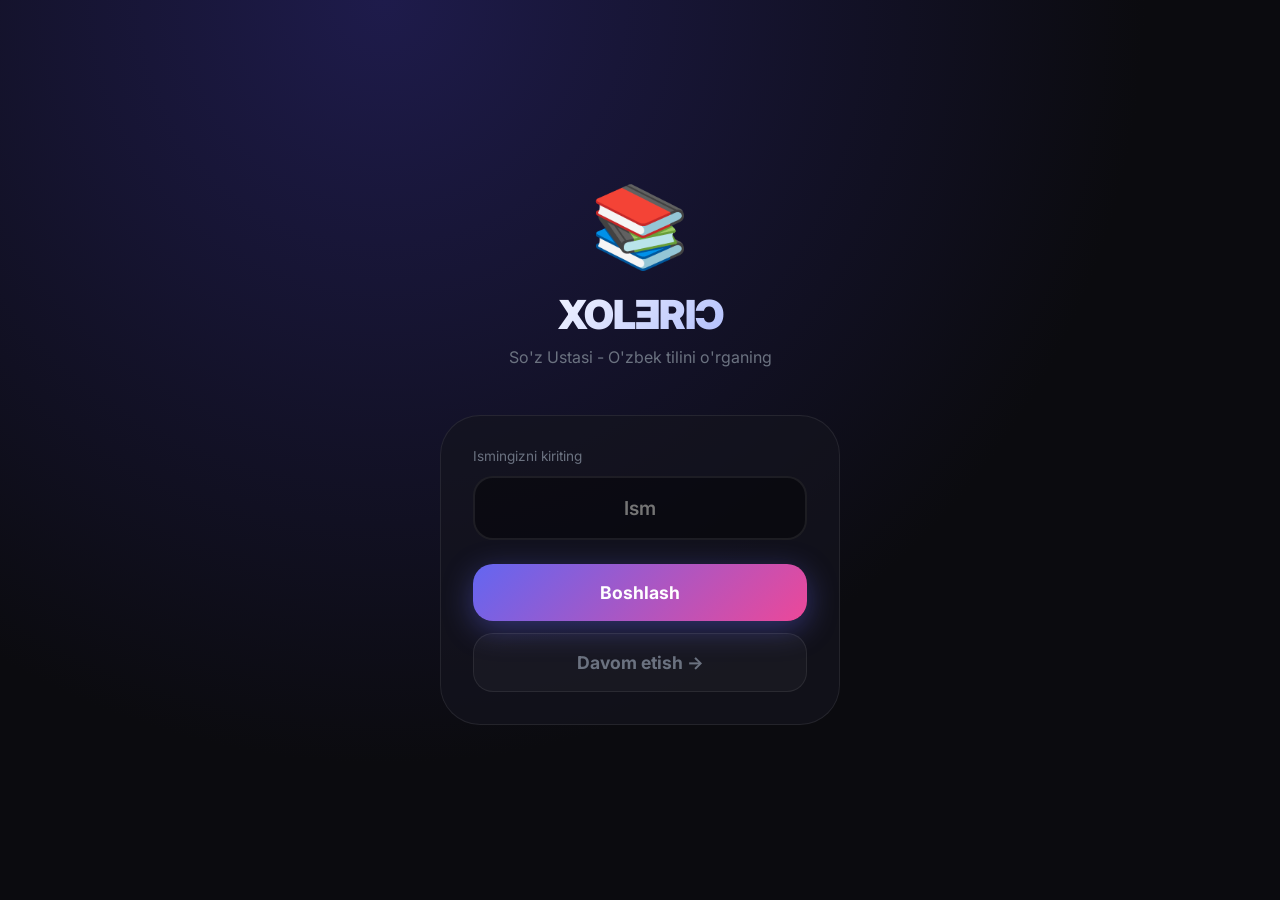
<file: index.html>
<!DOCTYPE html>
<html lang="uz">
<head>
    <meta charset="UTF-8">
    <meta name="viewport" content="width=device-width, initial-scale=1.0, maximum-scale=1.0, user-scalable=no, viewport-fit=cover">
    <title>XOLƎRIƆ - So'z Ustasi</title>
    
    <meta name="theme-color" content="#0b0b0f" id="themeColorMeta">
    <meta name="apple-mobile-web-app-capable" content="yes">
    <meta name="apple-mobile-web-app-status-bar-style" content="black-translucent">
    <meta name="description" content="O'zbek tilidagi so'zlarni bo'g'inlab o'rganish uchun interaktiv ilova">
    
    <link rel="manifest" href="manifest.json">
    <link rel="apple-touch-icon" href="data:image/svg+xml,%3Csvg xmlns='http://www.w3.org/2000/svg' viewBox='0 0 192 192'%3E%3Crect width='192' height='192' rx='32' fill='%230b0b0f'/%3E%3Ctext x='96' y='130' font-size='120' font-weight='900' font-family='sans-serif' text-anchor='middle' fill='white'%3EX%3C/text%3E%3C/svg%3E">
    
    <link href="https://fonts.googleapis.com/css2?family=Inter:wght@400;500;600;700;800;900&display=swap" rel="stylesheet">
    
    <style>
        * {
            margin: 0;
            padding: 0;
            box-sizing: border-box;
            font-family: 'Inter', sans-serif;
            user-select: none;
            -webkit-tap-highlight-color: transparent;
        }

        :root {
            --bg: #0b0b0f;
            --surface: rgba(20, 20, 30, 0.7);
            --glass: rgba(255, 255, 255, 0.03);
            --border: rgba(255, 255, 255, 0.08);
            --accent: #6366f1;
            --accent-light: #818cf8;
            --accent-glow: rgba(99, 102, 241, 0.4);
            --accent2: #ec4899;
            --accent3: #10b981;
            --text: #ffffff;
            --text-dim: #6b7280;
            --gold: #f59e0b;
            --success: #22c55e;
            --danger: #ef4444;
            --radius-sm: 12px;
            --radius-md: 20px;
            --radius-lg: 28px;
            --radius-xl: 40px;
            --level-color: #a855f7;
        }
        [data-theme="light"] {
            --bg: #f8fafc;
            --surface: rgba(255,255,255,0.9);
            --glass: rgba(0,0,0,0.03);
            --border: rgba(0,0,0,0.1);
            --text: #0f172a;
            --text-dim: #64748b;
            --accent: #6366f1;
            --accent-glow: rgba(99,102,241,0.25);
        }
        [data-theme="neon"] {
            --bg: #0a0a1a;
            --surface: rgba(20,0,40,0.7);
            --glass: rgba(0,255,255,0.03);
            --border: rgba(0,255,255,0.15);
            --accent: #00ffff;
            --accent-light: #66ffff;
            --accent-glow: rgba(0,255,255,0.5);
            --accent2: #ff00ff;
            --accent3: #00ff80;
            --text: #e0ffff;
            --text-dim: #4a6a7a;
            --gold: #ffd700;
        }
        [data-theme="ocean"] {
            --bg: #0a1628;
            --surface: rgba(10,30,60,0.7);
            --glass: rgba(100,200,255,0.03);
            --border: rgba(100,200,255,0.1);
            --accent: #38bdf8;
            --accent-light: #7dd3fc;
            --accent-glow: rgba(56,189,248,0.4);
            --accent2: #22d3ee;
            --accent3: #2dd4bf;
            --text: #e0f2fe;
            --text-dim: #5a7a9a;
            --gold: #fbbf24;
        }

        body {
            background: var(--bg);
            color: var(--text);
            min-height: 100dvh;
            overflow-x: hidden;
        }

        .screen {
            position: fixed;
            inset: 0;
            transition: all 0.5s cubic-bezier(0.2, 0.9, 0.3, 1);
        }

        /* ==================== WELCOME SCREEN ==================== */
        #welcomeScreen {
            z-index: 100;
            background: radial-gradient(ellipse at 30% 0%, #1e1b4b 0%, var(--bg) 60%);
            display: flex;
            flex-direction: column;
            align-items: center;
            justify-content: center;
            padding: 24px;
        }
        #welcomeScreen.hide {
            opacity: 0;
            pointer-events: none;
            transform: scale(1.1);
        }

        .welcome-header {
            text-align: center;
            margin-bottom: 48px;
        }
        .welcome-icon {
            font-size: 5rem;
            margin-bottom: 16px;
            animation: float 3s ease-in-out infinite;
        }
        @keyframes float {
            0%, 100% { transform: translateY(0); }
            50% { transform: translateY(-10px); }
        }
        .welcome-title {
            font-size: 2.5rem;
            font-weight: 900;
            letter-spacing: -1px;
            background: linear-gradient(135deg, #fff 0%, #a5b4fc 100%);
            -webkit-background-clip: text;
            -webkit-text-fill-color: transparent;
            margin-bottom: 8px;
        }
        .welcome-subtitle {
            color: var(--text-dim);
            font-size: 1rem;
        }

        .stats-preview {
            display: flex;
            gap: 24px;
            margin-bottom: 48px;
        }
        .stat-item {
            text-align: center;
            padding: 16px 24px;
            background: var(--surface);
            border-radius: var(--radius-lg);
            border: 1px solid var(--border);
        }
        .stat-value {
            font-size: 1.8rem;
            font-weight: 800;
            color: var(--gold);
        }
        .stat-label {
            font-size: 0.75rem;
            color: var(--text-dim);
            text-transform: uppercase;
            letter-spacing: 1px;
        }

        .input-card {
            width: 100%;
            max-width: 400px;
            background: var(--surface);
            border-radius: var(--radius-xl);
            padding: 32px;
            border: 1px solid var(--border);
        }
        .input-label {
            font-size: 0.85rem;
            color: var(--text-dim);
            margin-bottom: 12px;
            display: block;
        }
        .input-field {
            width: 100%;
            background: rgba(0,0,0,0.4);
            border: 2px solid var(--border);
            border-radius: var(--radius-md);
            padding: 18px;
            color: #fff;
            font-size: 1.2rem;
            font-weight: 600;
            text-align: center;
            transition: 0.3s;
        }
        .input-field:focus {
            border-color: var(--accent);
            box-shadow: 0 0 30px var(--accent-glow);
            outline: none;
        }

        .btn-group {
            display: flex;
            flex-direction: column;
            gap: 12px;
            margin-top: 24px;
        }
        .btn {
            padding: 18px 24px;
            border-radius: var(--radius-md);
            font-weight: 700;
            font-size: 1.1rem;
            cursor: pointer;
            border: none;
            transition: all 0.2s;
        }
        .btn-primary {
            background: linear-gradient(135deg, var(--accent) 0%, var(--accent2) 100%);
            color: #fff;
            box-shadow: 0 8px 30px var(--accent-glow);
        }
        .btn-primary:active {
            transform: scale(0.97);
        }
        .btn-secondary {
            background: var(--glass);
            color: var(--text-dim);
            border: 1px solid var(--border);
        }
        .btn-secondary:active {
            background: rgba(255,255,255,0.08);
        }

        /* ==================== MAIN APP ==================== */
        #mainScreen {
            z-index: 50;
            background: var(--bg);
            display: flex;
            flex-direction: column;
            opacity: 0;
            pointer-events: none;
        }
        #mainScreen.visible {
            opacity: 1;
            pointer-events: auto;
        }

        /* Header */
        .app-header {
            padding: env(safe-area-inset-top, 16px) 20px 12px;
            display: flex;
            justify-content: space-between;
            align-items: center;
            background: rgba(11,11,15,0.9);
            backdrop-filter: blur(20px);
            border-bottom: 1px solid var(--border);
            position: sticky;
            top: 0;
            z-index: 100;
        }
        .header-left {
            display: flex;
            align-items: center;
            gap: 12px;
        }
        .streak-badge {
            display: flex;
            align-items: center;
            gap: 6px;
            background: linear-gradient(135deg, #f59e0b 0%, #f97316 100%);
            padding: 8px 14px;
            border-radius: 30px;
            font-weight: 700;
            font-size: 0.9rem;
        }
        .streak-icon {
            font-size: 1.1rem;
        }
        .user-info {
            display: flex;
            align-items: center;
            gap: 12px;
        }
        .xp-badge {
            display: flex;
            align-items: center;
            gap: 6px;
            background: var(--surface);
            border: 1px solid var(--border);
            padding: 8px 14px;
            border-radius: 30px;
            font-weight: 700;
        }
        .xp-icon {
            color: var(--gold);
        }
        .level-badge {
            display: flex;
            align-items: center;
            gap: 4px;
            background: linear-gradient(135deg, var(--level-color), var(--accent2));
            padding: 6px 12px;
            border-radius: 30px;
            font-weight: 700;
            font-size: 0.85rem;
            cursor: pointer;
            transition: 0.2s;
            box-shadow: 0 0 20px rgba(168,85,247,0.3);
        }
        .level-badge:active { transform: scale(0.95); }
        .level-icon { font-size: 0.9rem; }
        .icon-btn {
            width: 36px; height: 36px;
            border-radius: 50%;
            border: 1px solid var(--border);
            background: var(--surface);
            cursor: pointer;
            font-size: 1rem;
            display: flex;
            align-items: center;
            justify-content: center;
            transition: 0.2s;
        }
        .icon-btn:active { transform: scale(0.9); }
        .user-avatar {
            width: 40px;
            height: 40px;
            background: linear-gradient(135deg, var(--accent) 0%, var(--accent2) 100%);
            border-radius: 50%;
            display: flex;
            align-items: center;
            justify-content: center;
            font-weight: 800;
            font-size: 1rem;
            flex-shrink: 0;
        }

        /* Daily Goal */
        .daily-goal {
            padding: 16px 20px;
            background: var(--surface);
            border-bottom: 1px solid var(--border);
        }
        .goal-header {
            display: flex;
            justify-content: space-between;
            align-items: center;
            margin-bottom: 10px;
        }
        .goal-title {
            font-weight: 700;
            font-size: 0.9rem;
        }
        .goal-count {
            font-size: 0.85rem;
            color: var(--text-dim);
        }
        .goal-bar {
            height: 8px;
            background: rgba(255,255,255,0.1);
            border-radius: 8px;
            overflow: hidden;
        }
        .goal-fill {
            height: 100%;
            background: linear-gradient(90deg, var(--accent) 0%, var(--accent3) 100%);
            border-radius: 8px;
            transition: width 0.5s ease;
        }

        /* Main Content */
        .main-content {
            flex: 1;
            overflow-y: auto;
            padding: 20px;
            padding-bottom: 100px;
        }

        /* Section */
        .section-title {
            font-size: 1.3rem;
            font-weight: 800;
            margin-bottom: 16px;
            display: flex;
            align-items: center;
            gap: 10px;
        }
        .section-badge {
            font-size: 0.75rem;
            background: var(--accent);
            padding: 4px 10px;
            border-radius: 20px;
            font-weight: 600;
        }

        /* Daily Challenge */
        .daily-challenge {
            background: linear-gradient(145deg, rgba(245,158,11,0.08), rgba(99,102,241,0.08));
            border: 1px solid rgba(245,158,11,0.25);
            border-radius: var(--radius-lg);
            padding: 18px 20px;
            margin-bottom: 20px;
            cursor: pointer;
            transition: 0.3s;
        }
        .daily-challenge:active { transform: scale(0.98); }
        .challenge-header { display: flex; align-items: center; gap: 10px; margin-bottom: 8px; }
        .challenge-icon { font-size: 1.3rem; }
        .challenge-title { font-weight: 800; font-size: 1rem; flex: 1; }
        .challenge-badge {
            background: var(--gold); color: #000; padding: 3px 10px;
            border-radius: 20px; font-size: 0.7rem; font-weight: 700;
        }
        .challenge-badge.done { background: var(--success); }
        .challenge-body { display: flex; justify-content: space-between; align-items: center; }
        .challenge-reward { background: rgba(245,158,11,0.15); color: var(--gold); padding: 4px 12px; border-radius: 20px; font-weight: 700; font-size: 0.8rem; }
        .challenge-status { margin-top: 8px; font-size: 0.85rem; color: var(--text-dim); }

        /* Stats Charts */
        .chart-container {
            background: var(--surface);
            border: 1px solid var(--border);
            border-radius: var(--radius-lg);
            padding: 20px;
            margin-bottom: 20px;
            overflow: hidden;
        }
        .chart-container svg { width: 100%; height: auto; }
        .chart-title { font-weight: 700; font-size: 0.9rem; margin-bottom: 12px; color: var(--text-dim); }

        /* Level Info Modal */
        .modal-overlay {
            position: fixed; inset: 0; z-index: 10000;
            background: rgba(0,0,0,0.8); backdrop-filter: blur(20px);
            display: none; align-items: center; justify-content: center;
            padding: 24px;
        }
        .modal-overlay.active { display: flex; }
        .modal-card {
            background: var(--surface);
            border: 1px solid var(--border);
            border-radius: var(--radius-xl);
            padding: 32px;
            max-width: 400px;
            width: 100%;
            max-height: 80vh;
            overflow-y: auto;
        }
        .modal-card h2 { font-size: 1.5rem; margin-bottom: 16px; }
        .modal-close {
            background: var(--glass);
            border: 1px solid var(--border);
            border-radius: 30px;
            padding: 10px 24px;
            font-weight: 700;
            cursor: pointer;
            width: 100%;
            margin-top: 16px;
        }
        .level-list { display: flex; flex-direction: column; gap: 8px; }
        .level-row {
            display: flex; justify-content: space-between; align-items: center;
            padding: 10px 16px; background: var(--glass);
            border-radius: var(--radius-md);
        }
        .level-row.current { border: 1px solid var(--accent); }
        .level-rank { font-weight: 700; font-size: 0.85rem; }
        .level-range { font-size: 0.8rem; color: var(--text-dim); }

        /* Learning Modes Grid */
        .modes-grid {
            display: grid;
            grid-template-columns: 1fr 1fr;
            gap: 16px;
            margin-bottom: 32px;
        }
        .mode-card {
            padding: 24px 20px;
            border-radius: var(--radius-lg);
            cursor: pointer;
            transition: all 0.3s;
            border: 1px solid var(--border);
            position: relative;
            overflow: hidden;
        }
        .mode-card:active {
            transform: scale(0.97);
        }
        .mode-card::before {
            content: '';
            position: absolute;
            inset: 0;
            background: linear-gradient(135deg, transparent 40%, rgba(255,255,255,0.05) 100%);
        }
        .mode-card.letters {
            background: linear-gradient(145deg, #1e1b4b 0%, #0f0f23 100%);
        }
        .mode-card.global {
            background: linear-gradient(145deg, #0f2f1f 0%, #0f1f1a 100%);
        }
        .mode-card.weak {
            background: linear-gradient(145deg, #2f1f1f 0%, #1f0f0f 100%);
        }
        .mode-card.review {
            background: linear-gradient(145deg, #1f2f1f 0%, #0f1f0f 100%);
        }
        .mode-icon {
            font-size: 2.5rem;
            margin-bottom: 12px;
        }
        .mode-title {
            font-weight: 800;
            font-size: 1.1rem;
            margin-bottom: 4px;
        }
        .mode-desc {
            font-size: 0.8rem;
            color: var(--text-dim);
            margin-bottom: 12px;
        }
        .mode-progress {
            display: flex;
            gap: 4px;
        }
        .progress-dot {
            width: 8px;
            height: 8px;
            border-radius: 50%;
            background: rgba(255,255,255,0.2);
        }
        .progress-dot.filled {
            background: var(--accent);
        }
        .progress-dot.gold {
            background: var(--gold);
        }

        /* Letter Grid */
        .letter-grid {
            display: grid;
            grid-template-columns: repeat(auto-fill, minmax(70px, 1fr));
            gap: 12px;
            margin-bottom: 32px;
        }
        .letter-tile {
            aspect-ratio: 1;
            border-radius: var(--radius-md);
            display: flex;
            flex-direction: column;
            align-items: center;
            justify-content: center;
            font-size: 1.6rem;
            font-weight: 800;
            background: var(--surface);
            border: 1px solid var(--border);
            cursor: pointer;
            transition: all 0.2s;
            position: relative;
        }
        .letter-tile:active {
            transform: scale(0.93);
        }
        .letter-tile.mastered {
            background: linear-gradient(145deg, #1a3a2a 0%, #0f2a1f 100%);
            border-color: var(--accent3);
        }
        .letter-tile.in-progress {
            background: linear-gradient(145deg, #1a1a4b 0%, #0f0f2a 100%);
            border-color: var(--accent);
        }
        .letter-tile.new {
            border-style: dashed;
        }
        .letter-tile .master-badge {
            position: absolute;
            top: -4px;
            right: -4px;
            background: var(--gold);
            color: #000;
            font-size: 0.6rem;
            padding: 2px 5px;
            border-radius: 8px;
            font-weight: 800;
        }
        .letter-tile .progress-mini {
            position: absolute;
            bottom: 6px;
            font-size: 0.6rem;
            color: var(--text-dim);
        }

        /* Statistics */
        .stats-grid {
            display: grid;
            grid-template-columns: repeat(3, 1fr);
            gap: 12px;
            margin-bottom: 32px;
        }
        .stat-card {
            background: var(--surface);
            border: 1px solid var(--border);
            border-radius: var(--radius-md);
            padding: 16px;
            text-align: center;
        }
        .stat-card-value {
            font-size: 1.5rem;
            font-weight: 800;
            color: var(--accent-light);
        }
        .stat-card-label {
            font-size: 0.7rem;
            color: var(--text-dim);
            text-transform: uppercase;
            letter-spacing: 0.5px;
        }

        /* Achievements */
        .achievements-scroll {
            display: flex;
            gap: 12px;
            overflow-x: auto;
            padding-bottom: 16px;
            margin-bottom: 32px;
        }
        .achievement-card {
            min-width: 100px;
            padding: 16px;
            background: var(--surface);
            border: 1px solid var(--border);
            border-radius: var(--radius-md);
            text-align: center;
        }
        .achievement-card.unlocked {
            border-color: var(--gold);
            background: linear-gradient(145deg, rgba(245,158,11,0.1) 0%, transparent 100%);
        }
        .achievement-icon {
            font-size: 2rem;
            margin-bottom: 8px;
        }
        .achievement-name {
            font-size: 0.75rem;
            font-weight: 600;
        }

        /* ==================== FOCUS LEARNING SCREEN ==================== */
        #focusScreen {
            z-index: 200;
            background: var(--bg);
            display: flex;
            flex-direction: column;
            opacity: 0;
            pointer-events: none;
        }
        #focusScreen.active {
            opacity: 1;
            pointer-events: auto;
        }

        .focus-header {
            padding: env(safe-area-inset-top, 16px) 20px 12px;
            display: flex;
            justify-content: space-between;
            align-items: center;
        }
        .focus-nav-btn {
            background: var(--surface);
            border: 1px solid var(--border);
            border-radius: 30px;
            padding: 10px 18px;
            font-weight: 600;
            cursor: pointer;
            display: flex;
            align-items: center;
            gap: 6px;
            transition: 0.2s;
            flex-shrink: 0;
        }
        .timer-btn { font-size: 0.85rem; padding: 10px 14px; }
        .timer-btn.active { border-color: var(--gold); background: rgba(245,158,11,0.15); }
        .focus-progress {
            flex: 1;
            margin: 0 16px;
        }
        .progress-track {
            height: 6px;
            background: rgba(255,255,255,0.1);
            border-radius: 6px;
            overflow: hidden;
            margin-bottom: 6px;
        }
        .progress-thumb {
            height: 100%;
            background: var(--accent);
            border-radius: 6px;
            transition: width 0.3s;
        }
        .progress-info {
            display: flex;
            justify-content: space-between;
            font-size: 0.75rem;
            color: var(--text-dim);
        }

        .focus-body {
            flex: 1;
            display: flex;
            flex-direction: column;
            align-items: center;
            justify-content: center;
            padding: 24px;
        }

        /* Word Display */
        .word-container {
            text-align: center;
            margin-bottom: 32px;
        }
        .lesson-label {
            font-size: 0.85rem;
            color: var(--text-dim);
            margin-bottom: 8px;
        }
        .current-word {
            font-size: clamp(3rem, 12vw, 5rem);
            font-weight: 900;
            letter-spacing: 6px;
            line-height: 1.2;
        }
        .syllable {
            display: inline-block;
            transition: all 0.2s;
        }
        .syllable.vowel {
            color: var(--text);
        }
        .syllable.consonant {
            color: var(--accent-light);
        }
        .syllable.active {
            background: var(--accent);
            color: #fff;
            border-radius: 8px;
            transform: scale(1.1);
        }
        .syllable.correct {
            background: var(--accent3);
            color: #fff;
        }
        .syllable.wrong {
            background: var(--danger);
            color: #fff;
        }

        .hint-btn {
            background: var(--glass);
            border: 1px solid var(--border);
            border-radius: 30px;
            padding: 12px 20px;
            font-weight: 600;
            cursor: pointer;
            display: flex;
            align-items: center;
            gap: 8px;
            margin-top: 16px;
        }

        /* Input Area */
        .input-container {
            width: 100%;
            max-width: 450px;
        }
        .mirror-input {
            min-height: 90px;
            background: rgba(0,0,0,0.5);
            border: 3px solid var(--border);
            border-radius: var(--radius-lg);
            display: flex;
            align-items: center;
            justify-content: center;
            font-size: 2.5rem;
            font-weight: 800;
            letter-spacing: 8px;
            transition: all 0.3s;
            position: relative;
        }
        .mirror-input:focus-within {
            border-color: var(--accent);
            box-shadow: 0 0 40px var(--accent-glow);
        }
        .mirror-input.correct {
            border-color: var(--success);
            box-shadow: 0 0 40px rgba(34,197,94,0.4);
        }
        .mirror-input.wrong {
            border-color: var(--danger);
            box-shadow: 0 0 40px rgba(239,68,68,0.3);
        }
        .cursor-blink {
            display: inline-block;
            width: 4px;
            height: 3rem;
            background: var(--accent);
            animation: blink 1s infinite;
            border-radius: 4px;
        }

        /* Hidden real input */
        #hiddenInput {
            position: absolute;
            opacity: 0;
            pointer-events: none;
        }

        /* Feedback */
        .feedback-area {
            text-align: center;
            margin-top: 24px;
            min-height: 60px;
        }
        .feedback-message {
            font-size: 1.3rem;
            font-weight: 800;
            opacity: 0;
            transform: translateY(10px);
            transition: all 0.3s;
        }
        .feedback-message.show {
            opacity: 1;
            transform: translateY(0);
        }
        .feedback-message.success {
            color: var(--success);
        }
        .feedback-message.error {
            color: var(--danger);
        }
        .xp-popup {
            display: inline-block;
            background: var(--gold);
            color: #000;
            padding: 8px 16px;
            border-radius: 20px;
            font-weight: 800;
            margin-top: 8px;
            animation: popIn 0.4s ease;
        }
        @keyframes popIn {
            0% { transform: scale(0); }
            70% { transform: scale(1.2); }
            100% { transform: scale(1); }
        }

        /* Next Button */
        .action-area {
            padding: 20px 24px;
            padding-bottom: calc(20px + env(safe-area-inset-bottom, 0px));
        }
        .next-button {
            width: 100%;
            padding: 20px;
            border-radius: var(--radius-lg);
            font-size: 1.2rem;
            font-weight: 800;
            background: linear-gradient(135deg, var(--accent) 0%, var(--accent2) 100%);
            color: #fff;
            border: none;
            cursor: pointer;
            opacity: 0;
            transform: translateY(20px);
            transition: all 0.3s;
            box-shadow: 0 10px 40px var(--accent-glow);
        }
        .next-button.visible {
            opacity: 1;
            transform: translateY(0);
        }
        .next-button:active {
            transform: scale(0.97);
        }

        /* Focus Timer */
        .focus-timer-bar {
            display: flex; align-items: center; gap: 12px;
            width: 100%; max-width: 450px;
            margin-top: 16px;
            padding: 8px 14px;
            background: var(--surface);
            border-radius: 30px;
            border: 1px solid var(--border);
        }
        .timer-progress-track {
            flex: 1; height: 6px;
            background: rgba(255,255,255,0.1);
            border-radius: 6px; overflow: hidden;
        }
        .timer-progress-fill {
            height: 100%; width: 0%;
            background: var(--gold);
            border-radius: 6px;
            transition: width 1s linear;
        }
        .timer-label { font-size: 0.85rem; font-weight: 700; color: var(--gold); min-width: 45px; text-align: right; }

        /* Skip animation */
        .word-appear {
            animation: wordSlideIn 0.5s ease;
        }
        @keyframes wordSlideIn {
            from {
                opacity: 0;
                transform: translateY(30px);
            }
            to {
                opacity: 1;
                transform: translateY(0);
            }
        }

        /* Shake animation */
        .shake {
            animation: shake 0.5s ease;
        }
        @keyframes shake {
            0%, 100% { transform: translateX(0); }
            25% { transform: translateX(-10px); }
            75% { transform: translateX(10px); }
        }

        /* Guard Overlay */
        #guardOverlay {
            position: fixed;
            inset: 0;
            z-index: 9999;
            background: rgba(0,0,0,0.95);
            backdrop-filter: blur(40px);
            display: none;
            flex-direction: column;
            align-items: center;
            justify-content: center;
            text-align: center;
            padding: 40px;
        }
        .hidden-input {
            position: absolute;
            width: 1px;
            height: 1px;
            opacity: 0;
            pointer-events: none;
        }
    </style>
</head>
<body>

    <div id="guardOverlay">
        <div style="font-size: 5rem; margin-bottom: 20px;">🔒</div>
        <h2 style="font-size: 2rem; margin-bottom: 12px;">To'liq Ekran Rejimi</h2>
        <p style="color: var(--text-dim); margin-bottom: 40px;">Dastur to'liq ekranda ishlashni talab qiladi.</p>
        <button class="btn btn-primary" onclick="requestFullscreen()" style="padding: 18px 40px;">DAVOM ETISH</button>
    </div>

    <!-- WELCOME SCREEN -->
    <div id="welcomeScreen" class="screen">
        <div class="welcome-header">
            <div class="welcome-icon">📚</div>
            <h1 class="welcome-title">XOLƎRIƆ</h1>
            <p class="welcome-subtitle">So'z Ustasi - O'zbek tilini o'rganing</p>
        </div>

        <div class="stats-preview" id="statsPreview" style="display: none;">
            <div class="stat-item">
                <div class="stat-value" id="statWords">0</div>
                <div class="stat-label">So'z</div>
            </div>
            <div class="stat-item">
                <div class="stat-value" id="statDays">0</div>
                <div class="stat-label">Kun</div>
            </div>
            <div class="stat-item">
                <div class="stat-value" id="statXP">0</div>
                <div class="stat-label">XP</div>
            </div>
        </div>

        <div class="input-card">
            <label class="input-label">Ismingizni kiriting</label>
            <input type="text" id="nameInput" class="input-field" placeholder="Ism" autocomplete="off">
            <div class="btn-group">
                <button class="btn btn-primary" id="startBtn">Boshlash</button>
                <button class="btn btn-secondary" id="continueBtn">Davom etish →</button>
            </div>
        </div>
    </div>

    <!-- MAIN SCREEN -->
    <div id="mainScreen" class="screen">
        <header class="app-header">
            <div class="header-left">
                <div class="streak-badge">
                    <span class="streak-icon">🔥</span>
                    <span id="streakCount">0</span>
                </div>
                <div class="level-badge" id="levelBadge" onclick="showLevelInfo()">
                    <span class="level-icon">👑</span>
                    <span id="levelDisplay">1</span>
                </div>
            </div>
            <div class="user-info">
                <div class="xp-badge">
                    <span class="xp-icon">⭐</span>
                    <span id="totalXP">0</span>
                </div>
                <button class="icon-btn" onclick="toggleTheme()" title="Mavzuni o'zgartirish">🎨</button>
                <button class="icon-btn" onclick="exportData()" title="Ma'lumotlarni eksport qilish">📤</button>
                <label for="importInput" class="icon-btn" title="Import">📥</label>
                <input type="file" id="importInput" accept=".json" class="hidden-input" onchange="importData(event)">
                <div class="user-avatar" id="userAvatar">M</div>
            </div>
        </header>

        <div class="daily-goal">
            <div class="goal-header">
                <span class="goal-title">Kunlik maqsad</span>
                <span class="goal-count" id="goalCount">0 / 20 so'z</span>
            </div>
            <div class="goal-bar">
                <div class="goal-fill" id="goalFill" style="width: 0%"></div>
            </div>
        </div>

        <div class="main-content">
            <!-- Daily Challenge -->
            <div class="daily-challenge" id="dailyChallenge" onclick="startDailyChallenge()">
                <div class="challenge-header">
                    <span class="challenge-icon">🎯</span>
                    <span class="challenge-title">Kunlik Challenge</span>
                    <span class="challenge-badge" id="challengeBadge">Yangi</span>
                </div>
                <div class="challenge-body">
                    <span id="challengeDesc">Bugungi so'zni toping!</span>
                    <span class="challenge-reward" id="challengeReward">+50 XP</span>
                </div>
                <div class="challenge-status" id="challengeStatus"></div>
            </div>

            <h2 class="section-title">
                🎯 O'qish Rejimlari
                <span class="section-badge">Yangi</span>
            </h2>
            <div class="modes-grid">
                <div class="mode-card letters" onclick="startMode('letters')">
                    <div class="mode-icon">🔤</div>
                    <div class="mode-title">Harflar</div>
                    <div class="mode-desc">Har bir harfni alohida o'rganing</div>
                    <div class="mode-progress" id="lettersProgress"></div>
                </div>
                <div class="mode-card global" onclick="startMode('global')">
                    <div class="mode-icon">🌍</div>
                    <div class="mode-title">Global</div>
                    <div class="mode-desc">Barcha harflardan tartib bilan</div>
                    <div class="mode-progress" id="globalProgress"></div>
                </div>
                <div class="mode-card weak" onclick="startMode('weak')">
                    <div class="mode-icon">⚠️</div>
                    <div class="mode-title">Qiyin</div>
                    <div class="mode-desc">Xatolarga yo'l qo'ygan so'zlar</div>
                    <div class="mode-progress" id="weakProgress"></div>
                </div>
                <div class="mode-card review" onclick="startMode('review')">
                    <div class="mode-icon">🔄</div>
                    <div class="mode-title">Takrorlash</div>
                    <div class="mode-desc">O'tilganlarni takrorlash</div>
                    <div class="mode-progress" id="reviewProgress"></div>
                </div>
            </div>

            <h2 class="section-title">📊 Statistika</h2>
            <div class="stats-grid">
                <div class="stat-card">
                    <div class="stat-card-value" id="wordsLearned">0</div>
                    <div class="stat-card-label">O'rganilgan</div>
                </div>
                <div class="stat-card">
                    <div class="stat-card-value" id="masteredCount">0</div>
                    <div class="stat-card-label">Master</div>
                </div>
                <div class="stat-card">
                    <div class="stat-card-value" id="accuracy">0%</div>
                    <div class="stat-card-label">Aniqlik</div>
                </div>
            </div>

            <h2 class="section-title">🏆 Yutuqlar</h2>
            <div class="achievements-scroll" id="achievementsList"></div>

            <h2 class="section-title">📈 Statistika chartlari</h2>
            <div class="chart-container">
                <div class="chart-title">Harflar bo'yicha progress</div>
                <svg id="progressChart" viewBox="0 0 300 120" preserveAspectRatio="xMidYMid meet"></svg>
            </div>
            <div class="chart-container">
                <div class="chart-title">So'nggi 7 kun</div>
                <svg id="weeklyChart" viewBox="0 0 300 100" preserveAspectRatio="xMidYMid meet"></svg>
            </div>

            <h2 class="section-title">🔠 Harflar</h2>
            <div class="letter-grid" id="letterGrid"></div>

            <div class="download-apk-section" style="text-align:center;margin-top:32px;padding:24px;background:var(--surface);border:1px solid var(--border);border-radius:var(--radius-lg)">
                <div style="font-size:2rem;margin-bottom:8px">📲</div>
                <div style="font-weight:700;margin-bottom:4px">Android ilovasini yuklab oling</div>
                <div style="font-size:0.8rem;color:var(--text-dim);margin-bottom:12px">To'liq offline, tez va qulay</div>
                <a href="download.html" style="display:inline-block;padding:12px 32px;border-radius:30px;font-weight:700;background:linear-gradient(135deg,var(--accent),var(--accent2));color:#fff;text-decoration:none;font-size:0.95rem">📲 APK yuklab olish</a>
            </div>
        </div>
    </div>

    <!-- FOCUS LEARNING SCREEN -->
    <div id="focusScreen" class="screen">
        <div class="focus-header">
            <button class="focus-nav-btn" onclick="exitFocus()">
                ← Chiqish
            </button>
            <div class="focus-progress">
                <div class="progress-track">
                    <div class="progress-thumb" id="focusProgressThumb" style="width: 0%"></div>
                </div>
                <div class="progress-info">
                    <span id="focusStepLabel">1-Bosqich</span>
                    <span id="focusWordCount">1/6</span>
                </div>
            </div>
            <button class="focus-nav-btn" onclick="speakWord()" title="Talaffuz">
                🔊
            </button>
            <button class="focus-nav-btn timer-btn" id="timerBtn" onclick="toggleTimer()" title="Fokus taymer (25 min)">
                ⏱️ <span id="timerDisplay">25:00</span>
            </button>
        </div>

        <div class="focus-body" onclick="focusInput()">
            <div class="word-container">
                <div class="lesson-label" id="lessonLabel">A harfi - 1-bosqich</div>
                <div class="current-word word-appear" id="wordDisplay"></div>
            </div>

            <div class="input-container">
                <div class="mirror-input" id="mirrorInput">
                    <span id="mirrorText"></span>
                    <span class="cursor-blink" id="cursor"></span>
                </div>
            </div>
            <input type="text" id="hiddenInput" autocomplete="off" spellcheck="false">

            <div class="hint-btn" onclick="showHint()">
                💡 Maslahat <span id="hintCount">(3)</span>
            </div>

            <div class="focus-timer-bar" id="focusTimerBar" style="display:none">
                <div class="timer-progress-track">
                    <div class="timer-progress-fill" id="timerProgressFill"></div>
                </div>
                <span class="timer-label" id="timerLabel">25:00</span>
            </div>

            <div class="feedback-area">
                <div class="feedback-message" id="feedbackMsg"></div>
                <div class="xp-popup" id="xpPopup" style="display: none;">+10 XP</div>
            </div>
        </div>

        <div class="action-area">
            <button class="next-button" id="nextBtn" onclick="handleNext()">
                Keyingi →
            </button>
        </div>
    </div>

    <!-- SHORTCUTS MODAL -->
    <div class="modal-overlay" id="shortcutsModal">
        <div class="modal-card">
            <h2>⌨️ Klaviatura yorliqlari</h2>
            <div style="display:flex;flex-direction:column;gap:10px">
                <div style="display:flex;justify-content:space-between;padding:8px 0;border-bottom:1px solid var(--border)"><span>Enter</span><span style="color:var(--text-dim)">Keyingi so'z</span></div>
                <div style="display:flex;justify-content:space-between;padding:8px 0;border-bottom:1px solid var(--border)"><span>H</span><span style="color:var(--text-dim)">Maslahat ko'rsatish</span></div>
                <div style="display:flex;justify-content:space-between;padding:8px 0;border-bottom:1px solid var(--border)"><span>S</span><span style="color:var(--text-dim)">Talaffuz (audio)</span></div>
                <div style="display:flex;justify-content:space-between;padding:8px 0;border-bottom:1px solid var(--border)"><span>T</span><span style="color:var(--text-dim)">Fokus taymer</span></div>
                <div style="display:flex;justify-content:space-between;padding:8px 0;border-bottom:1px solid var(--border)"><span>Esc</span><span style="color:var(--text-dim)">Chiqish / yopish</span></div>
                <div style="display:flex;justify-content:space-between;padding:8px 0"><span>?</span><span style="color:var(--text-dim)">Bu oynani ochish</span></div>
            </div>
            <button class="modal-close" onclick="closeModal('shortcutsModal')">Yopish</button>
        </div>
    </div>

    <!-- LEVEL INFO MODAL -->
    <div class="modal-overlay" id="levelModal">
        <div class="modal-card">
            <h2>👑 Darajalar</h2>
            <div class="level-list" id="levelList"></div>
            <button class="modal-close" onclick="closeModal('levelModal')">Yopish</button>
        </div>
    </div>

    <canvas id="particleCanvas" style="position:fixed;inset:0;z-index:0;pointer-events:none"></canvas>
    <script>
        // ==================== PARTICLES ====================
        (function initParticles() {
            const c = document.getElementById('particleCanvas');
            const ctx = c.getContext('2d');
            let particles = [];
            function resize() { c.width = window.innerWidth; c.height = window.innerHeight; }
            resize();
            window.addEventListener('resize', resize);
            for (let i = 0; i < 30; i++) {
                particles.push({
                    x: Math.random() * c.width, y: Math.random() * c.height,
                    vx: (Math.random() - 0.5) * 0.3, vy: (Math.random() - 0.5) * 0.3,
                    r: Math.random() * 2 + 0.5, a: Math.random() * 0.3 + 0.1
                });
            }
            function animate() {
                ctx.clearRect(0, 0, c.width, c.height);
                particles.forEach(p => {
                    p.x += p.vx; p.y += p.vy;
                    if (p.x < 0) p.x = c.width; if (p.x > c.width) p.x = 0;
                    if (p.y < 0) p.y = c.height; if (p.y > c.height) p.y = 0;
                    ctx.beginPath();
                    ctx.arc(p.x, p.y, p.r, 0, Math.PI * 2);
                    ctx.fillStyle = `rgba(99,102,241,${p.a})`;
                    ctx.fill();
                });
                requestAnimationFrame(animate);
            }
            animate();
        })();

        // ==================== SERVICE WORKER ====================
        if ('serviceWorker' in navigator) {
            window.addEventListener('load', () => {
                navigator.serviceWorker.register('sw.js').catch(() => {});
            });
        }

        // ==================== LEVEL SYSTEM ====================
        const LEVELS = [
            { level: 1,  name: "Yangi boshlovchi",   xp: 0 },
            { level: 2,  name: "O'quvchi",           xp: 100 },
            { level: 3,  name: "Izlanuvchan",        xp: 250 },
            { level: 4,  name: "Bilimdon",           xp: 500 },
            { level: 5,  name: "Zukko",              xp: 800 },
            { level: 6,  name: "Mohir",              xp: 1200 },
            { level: 7,  name: "Mutaxassis",         xp: 1700 },
            { level: 8,  name: "Usta",               xp: 2300 },
            { level: 9,  name: "Donishmand",         xp: 3000 },
            { level: 10, name: "Alloma",             xp: 4000 },
            { level: 11, name: "Daho",               xp: 5500 },
            { level: 12, name: "Afsona",             xp: 7500 },
            { level: 13, name: "Legend",             xp: 10000 },
            { level: 14, name: "Titan",              xp: 13000 },
            { level: 15, name: "XOLERIC",            xp: 17000 },
        ];
        function getLevel(xp) {
            let lvl = LEVELS[0];
            for (const l of LEVELS) { if (xp >= l.xp) lvl = l; }
            return lvl;
        }
        function getNextLevelXP(xp) {
            for (let i = 0; i < LEVELS.length - 1; i++) {
                if (xp >= LEVELS[i].xp && xp < LEVELS[i+1].xp) return LEVELS[i+1].xp;
            }
            return LEVELS[LEVELS.length-1].xp;
        }

        // ==================== THEME SYSTEM ====================
        const THEMES = ['dark', 'light', 'neon', 'ocean'];
        function toggleTheme() {
            const current = document.documentElement.getAttribute('data-theme') || 'dark';
            const idx = THEMES.indexOf(current);
            const next = THEMES[(idx + 1) % THEMES.length];
            document.documentElement.setAttribute('data-theme', next);
            localStorage.setItem('xol_theme', next);
            const meta = document.getElementById('themeColorMeta');
            if (next === 'light') meta.content = '#f8fafc';
            else meta.content = '#0b0b0f';
        }

        // ==================== DATABASE ====================
        const DB = {
            "A":{ step1:["A-ka", "A-or", "A-ra", "A-na", "A-to", "A-yiq"], step2:["A-nor", "A-lo-qa", "A-ra-va", "A-za-mat", "A-lif-bo", "A-dras"], step3:["Av-to-mo-bil", "A-ra-la-shuv", "A-sos-la-moq", "A-niq-la-ma", "Ax-bo-rot", "A-yov-siz"], step4:["A-ka-de-mi-ya", "A-vi-a-tsi-ya", "A-gro-nom", "A-do-lat-li", "A-dras-mon", "A-ziz-lik"], step5:["A-sos-chi-lar", "A-yov-siz-lik", "An-a-na-viy", "A-ha-mi-yat", "A-niq-lik-lar", "Ak-tyor-lar"], step6:["A-vi-a-tsi-ya-chi", "A-ka-de-mik-lar", "A-sos-lan-ma-gan", "A-ha-mi-yat-siz", "A-ra-lash-ti-rish", "A-chi-nar-li-roq"] },
            "B":{ step1:["Bo-la", "Bo-bo", "Bu-vi", "Bo-g'i", "Be-da", "Ba-ho"], step2:["Ba-liq", "Bi-lim", "Ba-ho-dir", "Be-mor", "Ba-ra-ka", "Bay-ram"], step3:["Bosh-lan-g'ich", "Bi-la-gu-zuk", "Ba-qa-te-rak", "Buz-g'un-chi", "Boy-la-moq", "Be-g'u-bor"], step4:["Ba-ra-ka-li", "Bi-lim-don", "Be-min-nat", "Ba-ho-la-moq", "Bu-loq-lar", "Be-va-fo"], step5:["Bi-lim-don-lik", "Ba-qa-te-rak-lar", "Bo-yo-vut-lik", "Be-to-qat-lik", "Bosh-lan-ma-gan", "Buy-ruq-boz"], step6:["Bi-la-gu-zuk-siz", "Buz-g'un-chi-lik", "Ba-ho-dir-lik-lar", "Bosh-bo-shiq-lik", "Be-pa-ro-sat-lik", "Bay-ram-o-na"] },
            "D":{ step1:["Da-da", "Da-la", "Do-ri", "Da-vo", "Do-hiy", "Do-ira"], step2:["Daf-tar", "Dav-lat", "Da-raxt", "Dun-yo", "Deh-qon", "Da-ro-mad"], step3:["Dav-lat-shoh", "Do-vyu-rak", "Das-tur-xon", "Dil-kash-lik", "Dast-goh", "Da-vo-la"], step4:["Da-vo-la-nish", "Dun-yo-qar-ash", "Deh-qon-chi", "Daf-tar-cha", "Da-ro-mad-li", "Do-vyu-rak-lar"], step5:["Dav-lat-lar-a-ro", "Da-ro-mad-siz", "Das-tur-xon-chi", "Dun-yo-viy-lik", "Deh-qon-bo-zor", "Do-i-ra-siz"], step6:["Dav-lat-shu-nos-lik", "Do-vyu-rak-lar-cha", "Da-ro-mad-siz-lik", "Das-tur-xon-chi-lik", "Dil-kash-lik-lar-dan", "Deh-qon-chi-lik-siz"] },
            "E":{ step1:["E-ga", "E-lak", "E-shik", "Er-tak", "E-kin", "E-lat"], step2:["E-tik", "E-lon", "E-li-miz", "E-ti-bor", "E-ga-si", "E-ski"], step3:["E-lak-chi", "E-kin-zor", "E-rin-choq", "E-ti-qod", "E-zoz-lash", "E-shi-tish"], step4:["E-lon-no-ma", "E-ti-bor-li", "E-zgul-lik", "E-ti-roz-lar", "E-ko-lo-gi-ya", "E-kin-zor-lar"], step5:["E-rin-choq-lik", "E-ti-bor-siz", "E-ti-qod-li", "E-zoz-la-moq", "E-lek-tro-ni-ka", "E-lon-lar-dan"], step6:["E-ti-bor-siz-lik", "E-rin-choq-lar-cha", "E-ti-qod-siz-lik", "E-lek-tro-tex-ni-ka", "E-ko-lo-gi-ya-viy", "E-zoz-lan-ma-gan"] },
            "F":{ step1:["Fa-zo", "Fi-do", "Fo-iz", "Fa-ol", "Fer-ma", "Fa-qir"], step2:["Fan-lar", "Fo-nar", "Fax-riy", "Fik-rim", "Fer-mer", "Fa-raz"], step3:["Fa-o-li-yat", "Faxr-la-nish", "Fi-do-kor", "Fan-tex-ni-ka", "Farq-la-moq", "Fikr-lash-moq"], step4:["Fa-zi-lat-li", "Far-zand-lar", "Fa-lo-kat-li", "Fa-o-li-yat-da", "Fikr-lash-ish", "Foy-da-lan-ish"], step5:["Fa-o-li-yat-siz", "Faxr-la-nar-li", "Fi-do-kor-lik", "Foy-da-lan-uv-chi", "Fa-las-tin-lik", "Far-zand-siz-lik"], step6:["Fa-o-li-yat-siz-lik", "Fi-do-kor-o-na", "Foy-da-la-nil-ma-gan", "Fa-zi-lat-lar-i-miz", "Farq-lan-ma-gan-lik", "Fikr-la-sha-o-lish"] },
            "G":{ step1:["Gu-li", "Gav-da", "Gi-lam", "Ga-do", "Gu-ruh", "Ga-pi"], step2:["Gul-don", "Gul-xan", "Gul-chi", "Ga-ram", "Gar-mon", "Gu-voh"], step3:["Gu-lis-ton", "Gul-par-var", "Gul-xan-chi", "Gi-lam-doz", "Gar-dish-li", "Ga-pi-rish"], step4:["Gu-lis-ton-lik", "Gu-voh-no-ma", "Go'-zal-lik", "Gu-rul-lash", "Ga-zak-li", "Gu-noh-kor"], step5:["Go'-zal-lik-lar", "Gu-voh-no-ma-si", "Gul-par-var-lik", "Ga-pi-ril-ma-gan", "Gi-lam-doz-lik", "Gu-noh-kor-lar"], step6:["Go'-zal-lash-ti-rish", "Gu-lis-ton-lik-lar", "Gu-voh-no-ma-siz", "Gul-par-var-lar-cha", "Ga-pi-ri-la-yo-tgan", "Gi-lam-doz-lik-da"] },
            "H":{ step1:["Ha-vo", "Ha-yo", "Hi-dla", "Ha-sad", "Hur-mat", "Ha-li"], step2:["Ho-zir", "Hu-nar", "Ha-ram", "Ho-ji", "Huj-jat", "Hay-kal"], step3:["Ha-qi-qat", "Hu-nar-mand", "Ho-zir-gi", "Ha-ram-xo-na", "Huj-jat-xo-na", "Ho-zir-ja-vob"], step4:["Ha-qi-qiy", "Hu-nar-siz", "Hay-kal-ta-rosh", "Ha-ra-kat-da", "Ha-ya-jon-li", "Hur-mat-siz"], step5:["Ha-qi-qat-dan", "Hu-nar-mand-lik", "Ha-ra-kat-chan", "Hay-kal-ta-rosh-lik", "Ha-ya-jon-la-nish", "Ho-zir-ja-vob-lik"], step6:["Ha-qi-qat-par-var", "Ha-ra-kat-chan-lik", "Hur-mat-siz-lik-lar", "Hay-kal-ta-rosh-lik-da", "Ha-ya-jon-lan-ma-gan", "Hu-nar-mand-chi-lik"] },
            "I":{ step1:["I-lon", "I-pak", "I-rim", "Ik-ki", "I-liq", "I-shing"], step2:["I-shonch", "I-lo-va", "I-bo-ra", "Ilm-li", "I-job", "I-jod"], step3:["I-lo-va-lar", "I-shonch-li", "I-bo-ra-lar", "I-jod-kor", "Il-miy-lik", "I-jo-bat"], step4:["I-shonch-siz", "I-jod-kor-lar", "I-bro-him", "I-bo-ra-siz", "I-chim-lik", "Iq-ti-sod"], step5:["I-shonch-siz-lik", "I-jod-kor-lik", "I-chim-lik-lar", "Iq-ti-sod-chi", "I-lo-va-lar-dan", "Ilm-siz-lik"], step6:["Iq-ti-so-di-yot", "I-jod-kor-lik-da", "I-shonch-siz-lik-dan", "Iq-ti-dor-li-lar", "Ish-bi-lar-mon-lik", "Is-te-mol-chi-lik"] },
            "J":{ step1:["Ju-da", "Jo'-ja", "Ja-zo", "Jiy-da", "Ja-sur", "Jo-nim"], step2:["Ja-vob", "Jo'-nat", "Jahl-dor", "Joy-la", "Ja-hon", "Juft-lik"], step3:["Ja-hon-gir", "Joy-la-shuv", "Ja-za-va", "Ja-vob-gar", "Ja-sur-lik", "Jin-ni-lik"], step4:["Ja-vob-siz", "Ja-hal-dor", "Ja-fo-kash", "Jon-ku-yar", "Ja-mi-yat", "Ji-no-yat"], step5:["Ja-vob-gar-lik", "Ja-fo-kash-lik", "Ji-no-yat-kor", "Jon-ku-yar-lik", "Ja-mi-yat-da", "Ja-sur-lik-lar"], step6:["Ji-no-yat-kor-lik", "Ja-vob-gar-siz-lik", "Ja-mi-yat-shu-nos", "Jon-ku-yar-lik-dan", "Ja-za-va-la-nish", "Jis-mo-niy-lik"] },
            "K":{ step1:["Ka-bi", "Ku-ni", "Ke-cha", "Ko'-rpa", "Ku-rak", "Ki-shi"], step2:["Ki-tob", "Kar-rak", "Ko-mil", "Ki-yim", "Ka-lom", "Kasb-kor"], step3:["Ki-tob-xon", "Ko-mil-lik", "Ka-lam-don", "Ke-la-jak", "Ka-la-ka", "Ku-za-tish"], step4:["Ki-tob-xo-na", "Ki-yim-ke-chak", "Ko-i-not", "Ku-za-tuv-chi", "Ka-fo-lat", "Ko'-rsat-ma"], step5:["Ki-tob-xon-lik", "Ka-fo-lat-li", "Ko'-rsat-ma-li", "Ke-la-jak-da-gi", "Kam-ta-rin", "Ko'p-chi-lik"], step6:["Ki-tob-xo-na-chi", "Kam-ta-rin-lik-lar", "Ko'-rsat-kich-lar", "Ka-fo-lat-siz-lik", "Ku-za-tuv-chi-lik", "Ko'p-chi-lik-ning"] },
            "L":{ step1:["Lo-la", "La-gan", "Lu-g'at", "La-qab", "Loy-qa", "Li-kash"], step2:["Li-mon", "La-ziz", "Li-bos", "Lo-chin", "Lay-lak", "Laz-zat"], step3:["Lo-yi-ha", "Li-mon-zor", "Lo-la-zor", "Li-bos-lar", "Laz-zat-li", "La-to-fat"], step4:["Lo-yi-ha-chi", "La-bo-rant", "Lu-g'at-lar", "La-yo-qat", "La-to-fat-li", "Lay-lak-lar"], step5:["La-bo-ra-to-ri-ya", "La-yo-qat-siz", "Lu-g'at-shu-nos", "Lo-yi-ha-kash", "Laz-zat-la-nish", "Li-bo-si-miz"], step6:["Lo-yi-ha-lash-ti-rish", "La-yo-qat-siz-lik", "Lu-g'at-shu-nos-lik", "La-bo-ra-to-ri-ya-da", "Laz-zat-lan-mas-lik", "La-to-fat-li-roq"] },
            "M":{ step1:["Mo-mo", "Ma-qol", "Ma-no", "Me-va", "Ma-na", "Mo-sh"], step2:["Mak-tab", "Man-ba", "Mo-hir", "Mi-joz", "Mas-jid", "Ma-qom"], step3:["Ma-shi-na", "Mi-sol-lar", "Mo-hir-lik", "Mod-diy-lik", "Mu-al-lim", "Ma-sa-la"], step4:["Ma-shi-na-soz", "Mas-ul-li", "Mus-ta-qil", "Mi-joz-lar", "Ma-sal-liq", "Mav-zu-lar"], step5:["Mas-u-li-yat", "Mus-ta-qil-lik", "Ma-shi-na-lar", "Mu-al-lim-lik", "Mam-la-kat", "Man-fa-at-li"], step6:["Mas-u-li-yat-siz", "Mus-ta-qil-lik-da", "Ma-shi-na-soz-lik", "Mam-la-ka-ti-miz", "Man-fa-at-dor-lik", "Mu-vaf-fa-qi-yat"] },
            "N":{ step1:["No-mi", "Ni-yat", "No-ta", "Na-vo", "Ne-ga", "Na-qd"], step2:["Na-fas", "Ne-mat", "Nav-bat", "No-rin", "Ni-shon", "No-don"], step3:["Na-fa-qa", "Ni-zom-li", "Na-mu-na", "Na-ti-ja", "Ni-ho-yat", "No-haq-lik"], step4:["Ni-zom-no-ma", "No-don-lik", "Nav-bat-chi", "Ni-shon-la-moq", "Na-mu-na-li", "Na-ti-ja-li"], step5:["Na-fa-qa-xo'r", "No-don-lik-lar", "No-ma-lum-lik", "Na-ti-ja-siz", "Nuq-son-siz-lik", "No-haq-lik-lar"], step6:["Na-ti-ja-dor-lik", "No-ma-lum-lik-dan", "Na-mu-na-viy-lik", "Nav-bat-chi-lik-da", "Ni-zom-no-ma-siz", "No-mu-ta-no-sib"] },
            "O":{ step1:["O-ta", "O-na", "O-yoq", "O-lov", "O-xir", "O-g'iz"], step2:["O-voz", "Ol-ma", "O-chiq", "O-qil", "O-dam", "O-qim"], step3:["O-na-si", "O-lim-lar", "O-vo-za", "O-dam-zod", "O-son-lik", "O-qil-lik"], step4:["O-na-ti-li", "O-chiq-lik", "O-qil-o-na", "O-zo-da", "O-mo-nat", "O-la-mon"], step5:["O-lim-pi-ya", "O-mo-nat-dor", "O-chiq-oy-din", "O-zo-da-lik", "O-la-mon-chi", "O-dam-gar-chi-lik"], step6:["O-chiq-ko'n-gil", "O-dam-gar-chi-lik-siz", "O-mo-nat-dor-lik", "O-lim-pi-a-da", "O-chiq-oy-din-lik", "O-ziq-ov-qat-lar"] },
            "P":{ step1:["Pax-ta", "Pi-yoz", "Pa-dar", "Pul-li", "Pa-ri", "Po-k"], step2:["Pe-shin", "Pak-ka", "Pu-fak", "Poch-ta", "Pa-lov", "Po-liz"], step3:["Pul-lik", "Par-da", "Pi-shiq", "Pax-ta-kor", "Par-hez-kor", "Po-liz-chi"], step4:["Poch-ta-xo-na", "Par-doz-chi", "Pa-lov-xo'r", "Pa-la-rit", "Paj-mur-da", "Poy-ab-zal"], step5:["Pax-ta-kor-lik", "Par-doz-chi-lik", "Pay-poq-fu-rush", "Poy-tax-ti-miz", "Pur-ma-no-lik", "Past-kash-lik"], step6:["Par-hez-kor-lik-lar", "Poy-ab-zal-do'-zi", "Past-kash-lik-la-ri", "Pe-sha-na-do'-zi", "Pax-ta-te-rish-da", "Pur-vi-qor-lik-lar"] },
            "Q":{ step1:["Qa-ri", "Qul-fi", "Qo-zi", "Qon-li", "Qa-d", "Qum-li"], step2:["Qa-mish", "Qa-tiq", "Qu-yon", "Qa-lam", "Qo-zon", "Qa-ror"], step3:["Qat-tiq", "Qu-yosh", "Qo-lip", "Qo-zon-cha", "Qu-yosh-li", "Qa-ror-goh"], step4:["Qa-lam-kash", "Qo-lip-la-moq", "Qulf-la-moq", "Qo'-shim-cha", "Qo-nu-niy", "Qi-zi-qar"], step5:["Qo-nun-chi-lik", "Qo'-shim-cha-lar", "Qa-lam-tas-vir", "Qad-ri-yat", "Qa-ror-goh-da", "Qo-ni-qar-li"], step6:["Qad-ri-yat-lar-dan", "Qo-nun-bu-zar-lik", "Qa-no-at-la-nish", "Qo-ni-qar-siz-lik", "Qo'-shim-cha-siz", "Qa-lam-tas-vir-da"] },
            "R":{ step1:["Ro-zi", "Ra-is", "Ros-ti", "Ra-ng", "Ruf-ti", "Ri-m"], step2:["Ra-qam", "Ro-bot", "Ras-som", "Rish-ta", "Ray-hon", "Ruch-ka"], step3:["Ra-fiq", "Ri-voj", "Ri-so-la", "Ra-qam-li", "Ro-hat-lan", "Ras-miy"], step4:["Ras-som-chi", "Ri-so-la-chi", "Ro-bot-tex", "Rish-ta-lar", "Rav-naq-li", "Ras-mi-yat"], step5:["Ri-voj-la-nish", "Ras-mi-yat-chi", "Ro-hat-lan-moq", "Ras-som-chi-lik", "Ra-qam-la-shish", "Rah-bar-lik"], step6:["Ri-voj-lan-ti-rish", "Ras-mi-yat-chi-lik", "Ra-qam-lash-ti-rish", "Rah-bar-siz-lik-lar", "Res-pub-li-ka", "Ru-hi-yat-shu-nos"] },
            "S":{ step1:["Sa-har", "So-ya", "Su-v", "Si-r", "So-f", "Sa-n"], step2:["Sa-vat", "Sa-riq", "So-vuq", "Sa-noq", "So-at", "Su-li"], step3:["Su-vor", "Sa-lom", "Sa-voq", "Sar-son", "Sa-vat-cha", "Sez-gir"], step4:["So-at-soz", "Su-vo-riy", "Sa-voq-li", "Sez-gir-lik", "Sa-no-at", "Sa-lo-mat"], step5:["Sa-lom-lash-moq", "Sa-no-at-chi", "Sa-lo-mat-lik", "Sa-ma-ra-li", "Sar-son-gar-lik", "Sir-li-lik"], step6:["Sa-lo-mat-lik-lar", "Sa-no-at-la-shish", "Sa-ma-ra-dor-lik", "Sa-lom-la-shi-shib", "Sa-mi-mi-yat-li", "Su-ran-kash-lik-lar"] },
            "T":{ step1:["To-la", "Tu-ya", "Ti-l", "To-g'", "Ta-n", "To-j"], step2:["To-voq", "Til-la", "To-g'a", "Tul-ki", "Ta-lim", "To-mir"], step3:["Tu-zuk", "Ta-rif", "Ti-kin", "Tu-rar", "Ta-lim-ot", "Tu-zuk-lik"], step4:["To-mir-lar", "Ta-rif-no-ma", "To-mo-sha", "Tu-rar-joy", "Ta-bi-at", "Ta-raq-qiy"], step5:["To-mo-sha-bin", "Ta-bi-at-da", "Ta-raq-qi-yot", "Ta-la-ba-lik", "Tash-ki-lot-chi", "Taj-ri-ba"], step6:["Ta-raq-qi-yot-da", "Tash-ki-lot-chi-lik", "Taj-ri-ba-siz-lik", "Ta-shab-bus-kor-lik", "To-mo-sha-bin-lar", "Ta-lim-tar-bi-ya"] },
            "U":{ step1:["U-ka", "U-ya", "Un-li", "Uz-ra", "Uy-da", "U-l"], step2:["U-kam", "U-zun", "U-mid", "U-zum", "U-shoq", "U-rug'"], step3:["U-loq", "U-lan", "U-yat", "U-quv", "U-zum-zor", "U-rug'-chi"], step4:["U-lan-ma", "U-loq-chi", "U-yat-li", "U-mid-vor", "U-shal-mas", "U-lu-g'i"], step5:["U-mid-vor-lik", "U-quv-siz-lik", "U-yat-siz-lik", "Uy-g'o-nish-da", "U-mum-lash-ma", "Uz-luk-siz"], step6:["U-mum-lash-ti-rish", "Uz-luk-siz-lik-lar", "U-yat-siz-lik-dan", "Uy-g'un-lash-ti-rish", "U-zoq-ni-ko'-rar", "U-mid-baxsh-lik-lar"] },
            "V":{ step1:["Va-fo", "Vo-ya", "Va-qt", "Va-k", "Va-y", "Va-h"], step2:["Va-tan", "Va-raq", "Va-kil", "Vo-diy", "Vaz-ni", "Va-li"], step3:["Vij-don", "Vi-deo", "Vil-ka", "Var-rak", "Vo-diy-lik", "Vi-lo-yat"], step4:["Vi-deo-lar", "Va-si-yat", "Va-fo-dor", "Va-hi-ma", "Va-zi-fa", "Vazn-siz-lik"], step5:["Vi-lo-yat-da", "Vij-don-siz-lik", "Va-fo-dor-lik", "Va-hi-ma-li", "Va-zi-fa-lar", "Vaq-tin-cha"], step6:["Vi-lo-yat-lar-a-ro", "Vaz-min-lik-dan", "Va-zi-fa-dor-lik", "Vaq-tin-cha-lik-lar", "Vo-qe-lik-lar-ni", "Va-tan-par-var-lik"] },
            "X":{ step1:["Xa-to", "Xo-la", "Xa-fa", "Xo-s", "Xi-l", "Xo-r"], step2:["Xat-lar", "Xu-mi", "Xa-rit", "Xal-qim", "Xo-na", "Xur-mo"], step3:["Xa-rid", "Xa-bar", "Xir-mon", "Xa-ri-dor", "Xur-mo-zor", "Xal-qa-ro"], step4:["Xo-na-don", "Xa-bar-dor", "Xir-mon-jo", "Xiz-mat-chi", "Xi-yo-nat", "Xo-ti-ra"], step5:["Xa-ri-dor-lar", "Xo-na-don-lik", "Xa-bar-siz-lik", "Xiz-mat-chi-lik", "Xo-ti-ra-li", "Xavf-siz-lik"], step6:["Xal-qa-ro-la-shuv", "Xa-bar-dor-lik-dan", "Xi-yo-nat-kor-lik", "Xo-ti-ra-siz-lik", "Xavf-siz-lik-la-ri", "Xay-ri-xoh-lik-dan"] },
            "Y":{ step1:["Ya-ngi", "Ya-rim", "Yo'-q", "Yo-d", "Yo-z", "Yo-t"], step2:["Yu-rak", "Yil-gi", "Yo-vuz", "Yo-qut", "Yo-zuv", "Yu-z"], step3:["Yul-g'un", "Yo'-nal", "Yuk-la", "Yax-shi", "Ya-qin", "Yo-zuv-chi"], step4:["Yuk-la-moq", "Ya-rim-ta", "Yoz-gi-cha", "Yu-qo-ri", "Ya-ra-tish", "Yu-ruv-chi"], step5:["Yax-shi-lik-lar", "Ya-ngi-lik-lar", "Yurt-dosh-lar", "Yo'-na-lish-li", "Yu-qum-li-lik", "Ya-ra-tuv-chi"], step6:["Yo'-nal-ti-ril-gan", "Ya-qin-lash-ti-rish", "Ya-ra-tuv-chan-lik", "Ye-tish-mov-chi-lik", "Yu-qo-ri-da-gi", "Yax-shi-lik-lar-dan"] },
            "Z":{ step1:["Zi-na", "Za-ki", "Zo'-r", "Ze-b", "Zi-r", "Zu-v"], step2:["Zar-ba", "Zi-rak", "Za-far", "Za-rar", "Za-min", "Za-mon"], step3:["Zo-g'or", "Zo-na", "Zu-luk", "Zan-jir", "Za-mon-lar", "Zulm-kor"], step4:["Za-min-dor", "Za-rar-li", "Zo-riq-moq", "Zu-luk-lar", "Zi-yo-rak", "Zi-yo-fat"], step5:["Za-mo-na-viy", "Zi-yo-fat-li", "Zar-ba-dor-lar", "Zul-mat-li", "Zi-yo-rat-goh", "Za-far-li-lik"], step6:["Za-mo-na-viy-lik", "Zi-yo-li-lar-dan", "Za-ru-ri-yat-lar", "Za-rur-siz-lik-lar", "Zi-yo-rat-goh-lar", "Za-bar-dast-lik-lar"] },
            "O'":{ step1:["O'-zi", "O'-y", "O'-q", "O'-t", "O'-n", "O'-ch"], step2:["O'-rik", "O'-rtoq", "O'-rdak", "O'-tish", "O'-yin", "O'-g'il"], step3:["O'-choq", "O'-rni", "O'-lim", "O'-zak", "O'-sim", "O'-rik-zor"], step4:["O'-g'il-cha", "O'-zak-li", "O'-yin-chi", "O'-rga-tish", "O'-tkir", "O'-qi-tuv"], step5:["O'-lim-la-ri", "O'-choq-chi", "O'-rtog'-im", "O'-qi-tuv-chi", "O'-quv-chi-lar", "O'-zga-rish"], step6:["O'-qi-tuv-chi-lik", "O'-zlash-ti-rish", "O'-yin-qad-roq", "O'-xshash-siz-lik", "O'-sim-lik-lar-ni", "O'-zga-ruv-chan"] },
            "G'":{ step1:["G'-or", "G'-am", "G'-oz", "G'-isht", "G'-il", "G'-ash"], step2:["G'o'-za", "G'i-lof", "G'o-lib", "G'o-ya", "G'i-rom", "G'a-zab"], step3:["G'al-la", "G'o-yib", "G'u-rur", "G'am-xo'r", "G'il-dir", "G'oy-o-na"], step4:["G'o-zal-lik", "G'al-la-kor", "G'u-rur-li", "G'il-di-rak", "G'a-zab-li", "G'o-yo-na"], step5:["G'am-xo'r-lik", "G'al-la-don", "G'il-ja-yish", "G'a-nim-lik", "G'u-bor-siz", "G'a-la-yon"], step6:["G'am-xo'r-lik-lar", "G'al-la-kor-lik", "G'a-zab-la-nish", "G'ir-rom-lik-lar", "G'o-ya-viy-lik", "G'ay-rat-li-lik"] },
            "Sh":{ step1:["Shu", "Sha-r", "Sho-h", "She-r", "Shi-r", "Sha-n"], step2:["Sha-har", "Shu-mi", "Sha-mo", "Shi-pa", "Sha-mol", "Shod-lik"], step3:["Shod-li", "Shi-rin", "Shu-kuh", "Sha-raf", "Shu-ur", "Shu-kr"], step4:["Sha-raf-li", "Sha-har-lar", "Shu-kuh-li", "Sha-mol-lar", "Shod-lik-lar", "Shu-kr-li"], step5:["Sha-har-li-lar", "Shi-fo-kor-lar", "Sho-shi-linch", "Sha-faq-li", "Sha-rob-xo-na", "Shi-ko-yat"], step6:["Shi-fo-kor-lik-da", "Sho-shi-linch-lik", "Shaf-qat-siz-lik", "Sha-raf-la-nish", "Shi-ko-yat-no-ma", "Sha-kar-ob-li-lik"] },
            "Ch":{ step1:["Cho'-l", "Cho-y", "Cho-p", "Cha-q", "Che-k", "Chi-z"], step2:["Cha-qa", "Chu-qur", "Che-lak", "Chi-roq", "Chay-la", "Cho-pon"], step3:["Choy-nak", "Chuch-va", "Cha-na", "Cha-qir", "Cho'-ntak", "Cho'-loq"], step4:["Chay-la-chi", "Chu-qur-lik", "Cha-qir-moq", "Choy-nak-lar", "Chi-roq-chi", "Cha-man-zor"], step5:["Cho-pon-la-ri", "Cha-qi-ruv-chi", "Che-ga-ra-siz", "Chaq-qon-lik", "Chi-dam-li-lik", "Chor-va-dor-lar"], step6:["Che-ga-ra-chi-lik", "Chor-va-dor-lik-da", "Cha-qi-ril-ma-gan", "Chi-dam-siz-lik-lar", "Chul-g'ab-o-lish-di", "Chaq-moq-tosh-lar"] },
            "Ng":{ step1:["To-ng", "So-ng", "Bo-ng", "Mi-ng", "Te-ng", "Ke-ng"], step2:["Ta-nga", "Ma-ngu", "Ya-ngi", "To-ngi", "Mi-ngi", "De-ngiz"], step3:["Sha-ng'i", "Si-ngil", "Jang-chi", "Ba-ngi", "Che-ngal", "Be-ngal"], step4:["Ta-nga-lar", "Man-gu-lik", "Tong-gi-lar", "Sin-gil-lar", "Keng-lik-lar", "Jang-goh"], step5:["De-ngiz-chi", "Jang-chi-lar", "Chan-gal-zor", "Ken-gu-ru", "Qo'-ng'i-roq", "Dong-dor-lik"], step6:["De-ngiz-chi-lik-da", "Chan-gal-zor-lik", "Ken-gay-ti-rish", "Qo'-ng'i-roq-lar", "To'-ng'-ich-lar", "Yen-gil-mas-lik"] }
        };

        // ==================== STATE ====================
        const state = {
            user: localStorage.getItem('xol_user') || null,
            xp: parseInt(localStorage.getItem('xol_xp')) || 0,
            streak: parseInt(localStorage.getItem('xol_streak')) || 0,
            lastLogin: localStorage.getItem('xol_lastLogin') || null,
            dailyGoal: parseInt(localStorage.getItem('xol_dailyGoal')) || 20,
            todayWords: parseInt(localStorage.getItem('xol_todayWords')) || 0,
            todayDate: localStorage.getItem('xol_todayDate') || null,
            totalWordsLearned: parseInt(localStorage.getItem('xol_totalWords')) || 0,
            totalAttempts: parseInt(localStorage.getItem('xol_totalAttempts')) || 0,
            correctAttempts: parseInt(localStorage.getItem('xol_correct')) || 0,
            letterProgress: JSON.parse(localStorage.getItem('xol_letterProgress')) || {},
            masteredWords: JSON.parse(localStorage.getItem('xol_mastered')) || [],
            weakWords: JSON.parse(localStorage.getItem('xol_weak')) || [],
            wordHistory: JSON.parse(localStorage.getItem('xol_history')) || [],
            achievements: JSON.parse(localStorage.getItem('xol_achievements')) || [],
            theme: localStorage.getItem('xol_theme') || 'dark',
            dailyChallenge: JSON.parse(localStorage.getItem('xol_dailyChallenge')) || null,
            reviewSRS: JSON.parse(localStorage.getItem('xol_reviewSRS')) || {}
        };
        // Restore theme
        document.documentElement.setAttribute('data-theme', state.theme);
        if (state.theme === 'light') document.getElementById('themeColorMeta').content = '#f8fafc';

        // Current session
        let currentMode = 'letters';
        let currentLetter = 'A';
        let currentStep = 1;
        let currentWordIdx = 0;
        let globalWordList = [];
        let weakWordList = [];
        let reviewList = [];
        let hintsRemaining = 3;
        let currentWordData = null;

        // Timer
        let timerInterval = null;
        let timerSeconds = 0;
        let timerRunning = false;
        let timerDuration = 25 * 60;

        // Weekly stats
        let weeklyStats = JSON.parse(localStorage.getItem('xol_weeklyStats')) || {};

        // DOM
        const dom = {
            welcome: document.getElementById('welcomeScreen'),
            main: document.getElementById('mainScreen'),
            focus: document.getElementById('focusScreen'),
            guard: document.getElementById('guardOverlay'),
            nameInput: document.getElementById('nameInput'),
            startBtn: document.getElementById('startBtn'),
            continueBtn: document.getElementById('continueBtn'),
            userAvatar: document.getElementById('userAvatar'),
            totalXP: document.getElementById('totalXP'),
            streakCount: document.getElementById('streakCount'),
            goalCount: document.getElementById('goalCount'),
            goalFill: document.getElementById('goalFill'),
            wordsLearned: document.getElementById('wordsLearned'),
            masteredCount: document.getElementById('masteredCount'),
            accuracy: document.getElementById('accuracy'),
            letterGrid: document.getElementById('letterGrid'),
            achievementsList: document.getElementById('achievementsList'),
            hiddenInput: document.getElementById('hiddenInput'),
            mirrorInput: document.getElementById('mirrorInput'),
            mirrorText: document.getElementById('mirrorText'),
            cursor: document.getElementById('cursor'),
            wordDisplay: document.getElementById('wordDisplay'),
            lessonLabel: document.getElementById('lessonLabel'),
            focusProgressThumb: document.getElementById('focusProgressThumb'),
            focusStepLabel: document.getElementById('focusStepLabel'),
            focusWordCount: document.getElementById('focusWordCount'),
            hintCount: document.getElementById('hintCount'),
            feedbackMsg: document.getElementById('feedbackMsg'),
            xpPopup: document.getElementById('xpPopup'),
            nextBtn: document.getElementById('nextBtn'),
            statsPreview: document.getElementById('statsPreview'),
            statWords: document.getElementById('statWords'),
            statDays: document.getElementById('statDays'),
            statXP: document.getElementById('statXP')
        };

        // ==================== FOCUS TIMER ====================
        function toggleTimer() {
            if (timerRunning) {
                clearInterval(timerInterval);
                timerRunning = false;
                timerSeconds = 0;
                timerDuration = 25 * 60;
                document.getElementById('timerBtn').classList.remove('active');
                document.getElementById('focusTimerBar').style.display = 'none';
                return;
            }
            timerSeconds = 0;
            timerDuration = 25 * 60;
            timerRunning = true;
            document.getElementById('timerBtn').classList.add('active');
            document.getElementById('focusTimerBar').style.display = 'flex';
            updateTimerDisplay();
            timerInterval = setInterval(() => {
                timerSeconds++;
                updateTimerDisplay();
                if (timerSeconds >= timerDuration) {
                    clearInterval(timerInterval);
                    timerRunning = false;
                    document.getElementById('timerBtn').classList.remove('active');
                    playSuccess();
                    vibrate(500);
                    document.getElementById('timerLabel').textContent = '✓ Tugadi!';
                    setTimeout(() => {
                        document.getElementById('focusTimerBar').style.display = 'none';
                    }, 3000);
                }
            }, 1000);
        }
        function updateTimerDisplay() {
            const remaining = Math.max(0, timerDuration - timerSeconds);
            const mins = Math.floor(remaining / 60);
            const secs = remaining % 60;
            const display = `${String(mins).padStart(2, '0')}:${String(secs).padStart(2, '0')}`;
            document.getElementById('timerDisplay').textContent = display;
            document.getElementById('timerLabel').textContent = display;
            const pct = (remaining / timerDuration) * 100;
            document.getElementById('timerProgressFill').style.width = `${pct}%`;
        }

        // ==================== DAILY CHALLENGE ====================
        function getDailyChallenge() {
            const today = new Date().toDateString();
            if (state.dailyChallenge && state.dailyChallenge.date === today) {
                return state.dailyChallenge;
            }
            const letters = Object.keys(DB);
            let randomLetter, randomStep, words;
            do {
                randomLetter = letters[Math.floor(Math.random() * letters.length)];
                randomStep = Math.floor(Math.random() * 6) + 1;
                words = DB[randomLetter][`step${randomStep}`];
            } while (!words);
            const randomWord = words[Math.floor(Math.random() * words.length)];
            const challenge = {
                date: today,
                letter: randomLetter,
                step: randomStep,
                word: randomWord,
                completed: false,
                xpAwarded: false
            };
            state.dailyChallenge = challenge;
            localStorage.setItem('xol_dailyChallenge', JSON.stringify(challenge));
            return challenge;
        }

        function renderDailyChallenge() {
            const challenge = getDailyChallenge();
            const el = document.getElementById('dailyChallenge');
            if (!el) return;
            if (challenge.completed) {
                document.getElementById('challengeDesc').textContent = `✅ Bugungi challenge bajarildi!`;
                document.getElementById('challengeBadge').textContent = '✓ Bajarildi';
                document.getElementById('challengeBadge').className = 'challenge-badge done';
                document.getElementById('challengeReward').textContent = '+50 XP ✅';
            } else {
                document.getElementById('challengeDesc').textContent = `"${challenge.word}" so'zini yozing (${challenge.letter} harfi)`;
                document.getElementById('challengeBadge').textContent = 'Yangi';
                document.getElementById('challengeBadge').className = 'challenge-badge';
                document.getElementById('challengeReward').textContent = '+50 XP';
            }
        }

        function startDailyChallenge() {
            const challenge = getDailyChallenge();
            if (challenge.completed) return;
            currentMode = 'letters';
            currentLetter = challenge.letter;
            currentStep = challenge.step;
            const words = DB[currentLetter][`step${currentStep}`];
            const idx = words.indexOf(challenge.word);
            currentWordIdx = idx >= 0 ? idx : 0;
            hintsRemaining = 3;
            enterFocusMode();
            loadCurrentWord();
            // Override the normal XP to give double
            window._dailyChallengeWord = challenge.word;
        }

        // ==================== CHARTS ====================
        function renderCharts() {
            const letters = Object.keys(DB);
            const svg = document.getElementById('progressChart');
            if (!svg) return;
            const w = 300, h = 120;
            const barW = Math.max(4, Math.floor((w - 20) / letters.length) - 2);
            let bars = '';
            letters.forEach((l, i) => {
                const pct = state.letterProgress[l] || 0;
                const barH = Math.max(2, (pct / 100) * 80);
                const x = 10 + i * (barW + 2);
                const y = h - 10 - barH;
                const color = pct >= 100 ? '#22c55e' : pct > 50 ? '#6366f1' : '#6b7280';
                bars += `<rect x="${x}" y="${y}" width="${barW}" height="${barH}" rx="2" fill="${color}" opacity="0.8">
                    <title>${l}: ${pct}%</title>
                </rect>`;
            });
            svg.innerHTML = bars;

            // Weekly chart
            const wSvg = document.getElementById('weeklyChart');
            if (!wSvg) return;
            const days = ['Yak', 'Du', 'Se', 'Cho', 'Pay', 'Jum', 'Sha'];
            const today = new Date().getDay();
            let weekly = '';
            for (let i = 6; i >= 0; i--) {
                const d = new Date();
                d.setDate(d.getDate() - i);
                const key = d.toDateString();
                const count = weeklyStats[key] || 0;
                const barH = Math.max(2, Math.min(count * 3, 70));
                const x = 10 + (6 - i) * 40;
                const y2 = 90 - barH;
                const isToday = i === 0;
                weekly += `<rect x="${x}" y="${y2}" width="30" height="${barH}" rx="3" fill="${isToday ? '#f59e0b' : '#6366f1'}" opacity="${isToday ? 1 : 0.6}">
                    <title>${key}: ${count} so'z</title>
                </rect>
                <text x="${x + 15}" y="95" font-size="8" fill="#6b7280" text-anchor="middle">${days[(today - i + 7) % 7]}</text>`;
            }
            wSvg.innerHTML = weekly;
        }

        function saveWeeklyStats() {
            const today = new Date().toDateString();
            weeklyStats[today] = (weeklyStats[today] || 0) + 1;
            localStorage.setItem('xol_weeklyStats', JSON.stringify(weeklyStats));
        }

        // ==================== EXPORT / IMPORT ====================
        function exportData() {
            const data = {
                user: state.user,
                xp: state.xp,
                streak: state.streak,
                totalWordsLearned: state.totalWordsLearned,
                totalAttempts: state.totalAttempts,
                correctAttempts: state.correctAttempts,
                letterProgress: state.letterProgress,
                masteredWords: state.masteredWords,
                weakWords: state.weakWords,
                wordHistory: state.wordHistory,
                achievements: state.achievements,
                weeklyStats: weeklyStats,
                reviewSRS: state.reviewSRS,
                exportedAt: new Date().toISOString()
            };
            const blob = new Blob([JSON.stringify(data, null, 2)], {type: 'application/json'});
            const url = URL.createObjectURL(blob);
            const a = document.createElement('a');
            a.href = url;
            a.download = `xoleric-backup-${new Date().toISOString().slice(0,10)}.json`;
            a.click();
            URL.revokeObjectURL(url);
        }

        function importData(event) {
            const file = event.target.files[0];
            if (!file) return;
            const reader = new FileReader();
            reader.onload = (e) => {
                try {
                    const data = JSON.parse(e.target.result);
                    if (data.xp !== undefined) state.xp = data.xp;
                    if (data.streak !== undefined) state.streak = data.streak;
                    if (data.totalWordsLearned !== undefined) state.totalWordsLearned = data.totalWordsLearned;
                    if (data.totalAttempts !== undefined) state.totalAttempts = data.totalAttempts;
                    if (data.correctAttempts !== undefined) state.correctAttempts = data.correctAttempts;
                    if (data.letterProgress) state.letterProgress = data.letterProgress;
                    if (data.masteredWords) state.masteredWords = data.masteredWords;
                    if (data.weakWords) state.weakWords = data.weakWords;
                    if (data.wordHistory) state.wordHistory = data.wordHistory;
                    if (data.achievements) state.achievements = data.achievements;
                    if (data.weeklyStats) weeklyStats = data.weeklyStats;
                    if (data.reviewSRS) state.reviewSRS = data.reviewSRS;
                    saveAllState();
                    localStorage.setItem('xol_weeklyStats', JSON.stringify(weeklyStats));
                    renderMain();
                    renderDailyChallenge();
                    renderCharts();
                    alert('✅ Ma\'lumotlar muvaffaqiyatli import qilindi!');
                } catch (err) {
                    alert('❌ Xatolik: fayl formati noto\'g\'ri');
                }
            };
            reader.readAsText(file);
            event.target.value = '';
        }

        function saveAllState() {
            localStorage.setItem('xol_xp', state.xp);
            localStorage.setItem('xol_streak', state.streak);
            localStorage.setItem('xol_totalWords', state.totalWordsLearned);
            localStorage.setItem('xol_totalAttempts', state.totalAttempts);
            localStorage.setItem('xol_correct', state.correctAttempts);
            localStorage.setItem('xol_letterProgress', JSON.stringify(state.letterProgress));
            localStorage.setItem('xol_mastered', JSON.stringify(state.masteredWords));
            localStorage.setItem('xol_weak', JSON.stringify(state.weakWords));
            localStorage.setItem('xol_history', JSON.stringify(state.wordHistory));
            localStorage.setItem('xol_achievements', JSON.stringify(state.achievements));
            localStorage.setItem('xol_reviewSRS', JSON.stringify(state.reviewSRS));
        }

        // ==================== LEVEL INFO ====================
        function showLevelInfo() {
            const m = document.getElementById('levelModal');
            const list = document.getElementById('levelList');
            const lvl = getLevel(state.xp);
            list.innerHTML = LEVELS.map(l => {
                const isCurrent = l === lvl;
                const unlocked = state.xp >= l.xp;
                return `<div class="level-row ${isCurrent ? 'current' : ''}">
                    <span class="level-rank">${unlocked ? '✓' : '🔒'} ${l.name}</span>
                    <span class="level-range">${l.xp} XP</span>
                </div>`;
            }).join('');
            m.classList.add('active');
        }

        function closeModal(id) {
            document.getElementById(id).classList.remove('active');
        }

        // ==================== INIT ====================
        function init() {
            checkStreak();
            updateDailyProgress();
            renderDailyChallenge();
            renderCharts();
            
            if (state.user) {
                dom.nameInput.value = state.user;
                dom.userAvatar.textContent = state.user.charAt(0).toUpperCase();
                dom.statsPreview.style.display = 'flex';
                dom.statWords.textContent = state.totalWordsLearned;
                dom.statDays.textContent = state.streak;
                dom.statXP.textContent = state.xp;
            }
        }

        function checkStreak() {
            const today = new Date().toDateString();
            const lastLogin = state.lastLogin;
            
            if (lastLogin) {
                const lastDate = new Date(lastLogin);
                const todayDate = new Date(today);
                const diffDays = Math.floor((todayDate - lastDate) / (1000 * 60 * 60 * 24));
                
                if (diffDays > 1) {
                    state.streak = 0;
                    localStorage.setItem('xol_streak', 0);
                }
            }
        }

        function updateDailyProgress() {
            const today = new Date().toDateString();
            if (state.todayDate !== today) {
                state.todayWords = 0;
                state.todayDate = today;
                localStorage.setItem('xol_todayWords', 0);
                localStorage.setItem('xol_todayDate', today);
            }
            
            dom.goalCount.textContent = `${state.todayWords} / ${state.dailyGoal} so'z`;
            const percent = Math.min(100, (state.todayWords / state.dailyGoal) * 100);
            dom.goalFill.style.width = `${percent}%`;
        }

        // ==================== FULLSCREEN ====================
        async function requestFullscreen() {
            try {
                if (!document.fullscreenElement) {
                    await document.documentElement.requestFullscreen();
                }
                dom.guard.style.display = 'none';
                history.pushState(null, null, location.href);
            } catch (e) {
                dom.guard.style.display = 'none';
            }
        }

        document.addEventListener('fullscreenchange', () => {
            if (!document.fullscreenElement && dom.main.classList.contains('visible')) {
                dom.guard.style.display = 'flex';
            }
        });

        window.addEventListener('popstate', () => {
            history.pushState(null, null, location.href);
            if (dom.main.classList.contains('visible')) {
                requestFullscreen();
            }
        });

        // ==================== AUDIO ====================
        function playSuccess() {
            try {
                const ctx = new (window.AudioContext || window.webkitAudioContext)();
                const osc = ctx.createOscillator();
                const gain = ctx.createGain();
                osc.type = 'sine';
                gain.gain.value = 0.15;
                osc.connect(gain);
                gain.connect(ctx.destination);
                osc.frequency.setValueAtTime(523, ctx.currentTime);
                osc.start();
                setTimeout(() => osc.frequency.value = 659, 80);
                setTimeout(() => osc.frequency.value = 783, 160);
                setTimeout(() => {
                    gain.gain.exponentialRampToValueAtTime(0.01, ctx.currentTime + 0.3);
                    setTimeout(() => osc.stop(), 300);
                }, 200);
            } catch (e) {}
        }

        function playError() {
            try {
                const ctx = new (window.AudioContext || window.webkitAudioContext)();
                const osc = ctx.createOscillator();
                const gain = ctx.createGain();
                osc.type = 'sawtooth';
                gain.gain.value = 0.1;
                osc.connect(gain);
                gain.connect(ctx.destination);
                osc.frequency.value = 200;
                osc.start();
                setTimeout(() => {
                    gain.gain.exponentialRampToValueAtTime(0.01, ctx.currentTime + 0.2);
                    setTimeout(() => osc.stop(), 200);
                }, 100);
            } catch (e) {}
        }

        function vibrate(ms) {
            if (navigator.vibrate) navigator.vibrate(ms);
        }

        function speakWord() {
            if (!currentWordData) return;
            const word = currentWordData.word.replace(/-/g, '');
            const utter = new SpeechSynthesisUtterance(word);
            utter.lang = 'uz-UZ';
            utter.rate = 0.8;
            speechSynthesis.speak(utter);
        }

        // ==================== RENDER MAIN ====================
        function renderMain() {
            dom.totalXP.textContent = state.xp;
            dom.streakCount.textContent = state.streak;
            dom.wordsLearned.textContent = state.totalWordsLearned;
            dom.masteredCount.textContent = state.masteredWords.length;
            
            const acc = state.totalAttempts > 0 
                ? Math.round((state.correctAttempts / state.totalAttempts) * 100) 
                : 0;
            dom.accuracy.textContent = `${acc}%`;
            
            const lvl = getLevel(state.xp);
            document.getElementById('levelDisplay').textContent = lvl.level;
            
            renderLetterGrid();
            renderAchievements();
            renderModeProgress();
            renderDailyChallenge();
            renderCharts();
        }

        function renderLetterGrid() {
            const letters = Object.keys(DB);
            dom.letterGrid.innerHTML = '';
            
            letters.forEach(letter => {
                const prog = state.letterProgress[letter] || 0;
                const mastered = prog >= 100;
                const inProgress = prog > 0 && prog < 100;
                
                const tile = document.createElement('div');
                tile.className = `letter-tile ${mastered ? 'mastered' : inProgress ? 'in-progress' : 'new'}`;
                tile.innerHTML = `
                    ${letter}
                    ${mastered ? '<span class="master-badge">★</span>' : ''}
                    <span class="progress-mini">${mastered ? '✓' : prog + '%'}</span>
                `;
                tile.onclick = () => startLetterMode(letter);
                dom.letterGrid.appendChild(tile);
            });
        }

        function renderModeProgress() {
            const letters = Object.keys(DB);
            let totalProgress = 0;
            letters.forEach(l => totalProgress += (state.letterProgress[l] || 0));
            const avgProgress = Math.round(totalProgress / letters.length);
            
            document.getElementById('lettersProgress').innerHTML = Array(6).fill(0).map((_, i) => {
                const filled = avgProgress >= (i + 1) * 16.67;
                return `<div class="progress-dot ${filled ? 'filled' : ''}"></div>`;
            }).join('');
            
            document.getElementById('globalProgress').innerHTML = Array(6).fill(0).map((_, i) => {
                const filled = avgProgress >= (i + 1) * 16.67;
                return `<div class="progress-dot ${filled ? 'gold' : ''}"></div>`;
            }).join('');
            
            document.getElementById('weakProgress').innerHTML = `<div class="progress-dot ${state.weakWords.length > 0 ? 'filled' : ''}"></div>
                <div class="progress-dot ${state.weakWords.length > 3 ? 'filled' : ''}"></div>
                <div class="progress-dot ${state.weakWords.length > 6 ? 'filled' : ''}"></div>`;
            
            document.getElementById('reviewProgress').innerHTML = `<div class="progress-dot ${state.wordHistory.length > 0 ? 'filled' : ''}"></div>
                <div class="progress-dot ${state.wordHistory.length > 10 ? 'filled' : ''}"></div>
                <div class="progress-dot ${state.wordHistory.length > 20 ? 'filled' : ''}"></div>`;
        }

        function renderAchievements() {
            const achievements = [
                { id: 'first', icon: '🎯', name: 'Birinchi qadam', condition: () => state.totalWordsLearned >= 1 },
                { id: 'ten', icon: '🌟', name: '10 so\'z', condition: () => state.totalWordsLearned >= 10 },
                { id: 'hundred', icon: '💯', name: '100 so\'z', condition: () => state.totalWordsLearned >= 100 },
                { id: 'master', icon: '👑', name: 'Master', condition: () => state.masteredWords.length >= 5 },
                { id: 'streak3', icon: '🔥', name: '3 kun ketma-ket', condition: () => state.streak >= 3 },
                { id: 'streak7', icon: '💪', name: '7 kun ketma-ket', condition: () => state.streak >= 7 },
                { id: 'perfect', icon: '💎', name: '100% aniqlik', condition: () => state.totalAttempts >= 10 && state.correctAttempts === state.totalAttempts },
                { id: 'xp100', icon: '⭐', name: '100 XP', condition: () => state.xp >= 100 }
            ];
            
            dom.achievementsList.innerHTML = achievements.map(a => {
                const unlocked = state.achievements.includes(a.id) || a.condition();
                if (unlocked && !state.achievements.includes(a.id)) {
                    state.achievements.push(a.id);
                    localStorage.setItem('xol_achievements', JSON.stringify(state.achievements));
                }
                return `
                    <div class="achievement-card ${unlocked ? 'unlocked' : ''}">
                        <div class="achievement-icon">${a.icon}</div>
                        <div class="achievement-name">${a.name}</div>
                    </div>
                `;
            }).join('');
        }

        // ==================== MODE HANDLERS ====================
        function startMode(mode) {
            currentMode = mode;
            
            switch(mode) {
                case 'letters':
                    currentLetter = 'A';
                    currentStep = 1;
                    currentWordIdx = 0;
                    break;
                case 'global':
                    buildGlobalList();
                    currentWordIdx = 0;
                    break;
                case 'weak':
                    weakWordList = [...state.weakWords];
                    if (weakWordList.length === 0) {
                        alert('Xali qiyin so\'zlar yo\'q!');
                        return;
                    }
                    currentWordIdx = 0;
                    break;
                case 'review':
                    {
                        const now = Date.now();
                        reviewList = state.wordHistory.filter(entry => {
                            const srs = state.reviewSRS[entry.word] || { interval: 0, nextReview: 0 };
                            return srs.nextReview <= now;
                        });
                        if (reviewList.length === 0) {
                            const allEntries = [...state.wordHistory];
                            if (allEntries.length === 0) {
                                alert('Xali takrorlash uchun so\'zlar yo\'q!');
                                return;
                            }
                            allEntries.sort(() => Math.random() - 0.5);
                            reviewList = allEntries.slice(0, 10);
                        }
                        reviewList.sort((a, b) => {
                            const sa = state.reviewSRS[a.word] || { interval: 0 };
                            const sb = state.reviewSRS[b.word] || { interval: 0 };
                            return sa.interval - sb.interval;
                        });
                        currentWordIdx = 0;
                    }
                    break;
            }
            
            hintsRemaining = 3;
            enterFocusMode();
            loadCurrentWord();
        }

        function startLetterMode(letter) {
            currentMode = 'letters';
            currentLetter = letter;
            
            const prog = state.letterProgress[letter] || 0;
            if (prog >= 100) {
                currentStep = 6;
                currentWordIdx = 5;
            } else {
                currentStep = Math.floor(prog / 16.67) + 1;
                currentWordIdx = 0;
            }
            
            hintsRemaining = 3;
            enterFocusMode();
            loadCurrentWord();
        }

        function buildGlobalList() {
            const letters = Object.keys(DB);
            globalWordList = [];
            
            for (let step = 1; step <= 6; step++) {
                letters.forEach(letter => {
                    const stepKey = `step${step}`;
                    if (DB[letter][stepKey]) {
                        DB[letter][stepKey].forEach(word => {
                            globalWordList.push({
                                letter,
                                step,
                                word,
                                clean: word.replace(/[-']/g, '').toLowerCase()
                            });
                        });
                    }
                });
            }
        }

        // ==================== FOCUS MODE ====================
        function enterFocusMode() {
            dom.main.classList.remove('visible');
            dom.focus.classList.add('active');
            dom.focus.style.opacity = '1';
            focusInput();
        }

        function exitFocus() {
            dom.focus.classList.remove('active');
            dom.focus.style.opacity = '0';
            dom.main.classList.add('visible');
            renderMain();
        }

        function focusInput() {
            dom.hiddenInput.focus();
        }

        function loadCurrentWord() {
            let wordObj;
            
            switch(currentMode) {
                case 'letters':
                    const stepKey = `step${currentStep}`;
                    const words = DB[currentLetter][stepKey];
                    if (!words || currentWordIdx >= words.length) {
                        if (currentMode === 'letters') {
                            if (currentStep < 6) {
                                currentStep++;
                                currentWordIdx = 0;
                            } else {
                                exitFocus();
                                return;
                            }
                        }
                    }
                    wordObj = {
                        letter: currentLetter,
                        step: currentStep,
                        word: DB[currentLetter][`step${currentStep}`][currentWordIdx],
                        clean: DB[currentLetter][`step${currentStep}`][currentWordIdx].replace(/[-']/g, '').toLowerCase()
                    };
                    dom.lessonLabel.textContent = `${currentLetter} harfi - ${currentStep}-bosqich`;
                    break;
                    
                case 'global':
                    if (currentWordIdx >= globalWordList.length) {
                        exitFocus();
                        return;
                    }
                    wordObj = globalWordList[currentWordIdx];
                    dom.lessonLabel.textContent = `Global - ${currentWordIdx + 1}/${globalWordList.length}`;
                    break;
                    
                case 'weak':
                    if (currentWordIdx >= weakWordList.length) {
                        exitFocus();
                        return;
                    }
                    wordObj = weakWordList[currentWordIdx];
                    dom.lessonLabel.textContent = `Qiyin so'zlar - ${currentWordIdx + 1}/${weakWordList.length}`;
                    break;
                    
                case 'review':
                    if (currentWordIdx >= reviewList.length) {
                        exitFocus();
                        return;
                    }
                    wordObj = reviewList[currentWordIdx];
                    dom.lessonLabel.textContent = `Takrorlash - ${currentWordIdx + 1}/${reviewList.length}`;
                    break;
            }
            
            currentWordData = wordObj;
            
            const syls = wordObj.word.split('-');
            dom.wordDisplay.innerHTML = syls.map((s, i) => 
                `<span class="syllable ${i % 2 === 0 ? 'consonant' : 'vowel'}" data-idx="${i}">${s}</span>`
            ).join('<span style="opacity:0.3;margin:0 4px">-</span>');
            dom.wordDisplay.classList.remove('word-appear');
            void dom.wordDisplay.offsetWidth;
            dom.wordDisplay.classList.add('word-appear');
            
            dom.hiddenInput.value = '';
            dom.mirrorText.textContent = '';
            dom.mirrorInput.classList.remove('correct', 'wrong');
            dom.cursor.style.display = 'inline-block';
            dom.feedbackMsg.classList.remove('show', 'success', 'error');
            dom.xpPopup.style.display = 'none';
            dom.nextBtn.classList.remove('visible');
            dom.hintCount.textContent = `(${hintsRemaining})`;
            
            updateFocusProgress();
        }

        function updateFocusProgress() {
            let total, current;
            
            switch(currentMode) {
                case 'letters':
                    const stepWords = 6;
                    const allWords = 36;
                    current = (currentStep - 1) * stepWords + currentWordIdx;
                    total = allWords;
                    dom.focusStepLabel.textContent = `${currentStep}-Bosqich`;
                    break;
                case 'global':
                    total = globalWordList.length;
                    current = currentWordIdx;
                    dom.focusStepLabel.textContent = `Global`;
                    break;
                case 'weak':
                    total = weakWordList.length;
                    current = currentWordIdx;
                    dom.focusStepLabel.textContent = `Qiyin`;
                    break;
                case 'review':
                    total = reviewList.length;
                    current = currentWordIdx;
                    dom.focusStepLabel.textContent = `Takrorlash`;
                    break;
            }
            
            const percent = (current / total) * 100;
            dom.focusProgressThumb.style.width = `${percent}%`;
            dom.focusWordCount.textContent = `${current + 1}/${total}`;
        }

        function showHint() {
            if (hintsRemaining <= 0 || !currentWordData) return;
            hintsRemaining--;
            dom.hintCount.textContent = `(${hintsRemaining})`;
            
            const word = currentWordData.word.replace(/-/g, '');
            const partialLength = Math.ceil(word.length * 0.3);
            const startIdx = Math.floor(Math.random() * (word.length - partialLength));
            let hint = '';
            for (let i = 0; i < word.length; i++) {
                if (i >= startIdx && i < startIdx + partialLength) {
                    hint += word[i];
                } else {
                    hint += '_';
                }
            }
            dom.mirrorText.textContent = hint;
            dom.hiddenInput.value = hint;
        }

        // ==================== INPUT HANDLING ====================
        dom.hiddenInput.addEventListener('input', (e) => {
            const val = e.target.value.toLowerCase();
            dom.mirrorText.textContent = val;
            vibrate(15);
            
            if (!currentWordData) return;
            
            const cleanTarget = currentWordData.clean;
            
            const typed = val.replace(/['\s]/g, '');
            const target = cleanTarget;
            
            if (typed.length > 0) {
                const isCorrectSoFar = target.startsWith(typed);
                
                const syls = document.querySelectorAll('.syllable');
                const combined = typed.replace(/-/g, '');
                
                let charCount = 0;
                syls.forEach((syl, i) => {
                    const sylText = syl.textContent;
                    if (charCount < combined.length) {
                        if (charCount + sylText.length <= combined.length) {
                            syl.classList.add('correct');
                        } else {
                            syl.classList.remove('correct');
                        }
                    } else {
                        syl.classList.remove('correct');
                    }
                    charCount += sylText.length;
                });
                
                if (typed === target) {
                    onCorrect();
                } else if (!isCorrectSoFar && typed.length >= cleanTarget.length * 0.5) {
                    dom.mirrorInput.classList.add('wrong');
                    dom.mirrorInput.classList.add('shake');
                    setTimeout(() => dom.mirrorInput.classList.remove('shake'), 500);
                    playError();
                    vibrate(100);
                    
                    if (!state.weakWords.find(w => w.word === currentWordData.word)) {
                        state.weakWords.push(currentWordData);
                        localStorage.setItem('xol_weak', JSON.stringify(state.weakWords));
                    }
                }
            }
        });

        function onCorrect() {
            playSuccess();
            vibrate(50);
            
            dom.mirrorInput.classList.add('correct');
            dom.cursor.style.display = 'none';
            dom.feedbackMsg.textContent = 'Ajoyib! 🎉';
            dom.feedbackMsg.classList.add('show', 'success');
            dom.xpPopup.style.display = 'inline-block';
            setTimeout(() => { dom.xpPopup.style.display = 'none'; }, 2000);
            dom.nextBtn.classList.add('visible');
            dom.hiddenInput.blur();
            
            document.querySelectorAll('.syllable').forEach(s => s.classList.add('correct'));
            
            state.xp += 10;
            state.todayWords++;
            state.totalWordsLearned++;
            state.correctAttempts++;
            state.totalAttempts++;
            state.todayDate = new Date().toISOString();
            
            localStorage.setItem('xol_xp', state.xp);
            localStorage.setItem('xol_todayWords', state.todayWords);
            localStorage.setItem('xol_totalWords', state.totalWordsLearned);
            localStorage.setItem('xol_correct', state.correctAttempts);
            localStorage.setItem('xol_totalAttempts', state.totalAttempts);
            localStorage.setItem('xol_todayDate', state.todayDate);
            
            updateDailyProgress();
            saveWeeklyStats();
            
            const historyEntry = {
                ...currentWordData,
                date: Date.now()
            };
            state.wordHistory.push(historyEntry);
            localStorage.setItem('xol_history', JSON.stringify(state.wordHistory));
            
            if (currentMode === 'letters') {
                const totalWords = 36;
                const completedWords = (currentStep - 1) * 6 + currentWordIdx + 1;
                const percent = Math.floor((completedWords / totalWords) * 100);
                state.letterProgress[currentLetter] = percent;
                localStorage.setItem('xol_letterProgress', JSON.stringify(state.letterProgress));
                
                if (percent >= 100 && !state.masteredWords.includes(currentLetter)) {
                    state.masteredWords.push(currentLetter);
                    localStorage.setItem('xol_mastered', JSON.stringify(state.masteredWords));
                }
            }
            
            // Spaced Repetition
            if (currentWordData) {
                const wordKey = currentWordData.word;
                const srs = state.reviewSRS[wordKey] || { interval: 1, ease: 2.5, nextReview: Date.now() };
                srs.interval = Math.max(1, Math.round(srs.interval * srs.ease));
                srs.ease = Math.min(3.0, srs.ease + 0.15);
                srs.nextReview = Date.now() + srs.interval * 86400000;
                srs.lastReviewed = Date.now();
                srs.correctCount = (srs.correctCount || 0) + 1;
                state.reviewSRS[wordKey] = srs;
                localStorage.setItem('xol_reviewSRS', JSON.stringify(state.reviewSRS));
            }

            // Daily Challenge XP bonus
            if (window._dailyChallengeWord && window._dailyChallengeWord === currentWordData?.word) {
                state.xp += 40;
                localStorage.setItem('xol_xp', state.xp);
                const challenge = state.dailyChallenge;
                if (challenge) {
                    challenge.completed = true;
                    challenge.xpAwarded = true;
                    state.dailyChallenge = challenge;
                    localStorage.setItem('xol_dailyChallenge', JSON.stringify(challenge));
                }
                window._dailyChallengeWord = null;
                dom.xpPopup.textContent = '+50 XP 🎯';
            }

            state.weakWords = state.weakWords.filter(w => w.word !== currentWordData.word);
            localStorage.setItem('xol_weak', JSON.stringify(state.weakWords));
        }

        function handleNext() {
            if (!dom.nextBtn.classList.contains('visible')) return;
            
            switch(currentMode) {
                case 'letters':
                    const stepWords = DB[currentLetter][`step${currentStep}`];
                    if (currentWordIdx + 1 < stepWords.length) {
                        currentWordIdx++;
                    } else if (currentStep < 6) {
                        currentStep++;
                        currentWordIdx = 0;
                    } else {
                        exitFocus();
                        return;
                    }
                    break;
                    
                case 'global':
                    if (currentWordIdx + 1 < globalWordList.length) {
                        currentWordIdx++;
                    } else {
                        exitFocus();
                        return;
                    }
                    break;
                    
                case 'weak':
                    if (currentWordIdx + 1 < weakWordList.length) {
                        currentWordIdx++;
                    } else {
                        exitFocus();
                        return;
                    }
                    break;
                    
                case 'review':
                    if (currentWordIdx + 1 < reviewList.length) {
                        currentWordIdx++;
                    } else {
                        exitFocus();
                        return;
                    }
                    break;
            }
            
            hintsRemaining = 3;
            loadCurrentWord();
            focusInput();
        }

        // ==================== EVENT LISTENERS ====================
        dom.startBtn.addEventListener('click', async () => {
            const name = dom.nameInput.value.trim();
            if (!name) {
                alert('Iltimos, ismingizni kiriting');
                return;
            }
            
            state.user = name;
            state.lastLogin = new Date().toISOString();
            state.streak++;
            
            localStorage.setItem('xol_user', name);
            localStorage.setItem('xol_lastLogin', state.lastLogin);
            localStorage.setItem('xol_streak', state.streak);
            
            dom.userAvatar.textContent = name.charAt(0).toUpperCase();
            
            await requestFullscreen();
            dom.welcome.classList.add('hide');
            dom.main.classList.add('visible');
            renderMain();
        });

        dom.continueBtn.addEventListener('click', async () => {
            if (!state.user) {
                alert('Iltimos, avval ismingizni kiriting');
                return;
            }
            
            state.lastLogin = new Date().toISOString();
            state.streak++;
            
            localStorage.setItem('xol_lastLogin', state.lastLogin);
            localStorage.setItem('xol_streak', state.streak);
            
            await requestFullscreen();
            dom.welcome.classList.add('hide');
            dom.main.classList.add('visible');
            renderMain();
        });

        document.addEventListener('keydown', (e) => {
            if (e.key === 'Enter' && dom.nextBtn.classList.contains('visible')) {
                handleNext();
            }
            if (e.key === 'Escape') {
                if (dom.focus.classList.contains('active')) exitFocus();
                document.querySelectorAll('.modal-overlay.active').forEach(m => m.classList.remove('active'));
            }
            if (e.key === 'h' && dom.focus.classList.contains('active')) showHint();
            if (e.key === 's' && dom.focus.classList.contains('active')) speakWord();
            if (e.key === 't' && dom.focus.classList.contains('active')) toggleTimer();
            if (e.key === '?' || (e.key === '/' && e.shiftKey)) {
                const modal = document.getElementById('shortcutsModal');
                if (modal) modal.classList.toggle('active');
            }
        });

        init();
    </script>
</body>
</html>
</file>
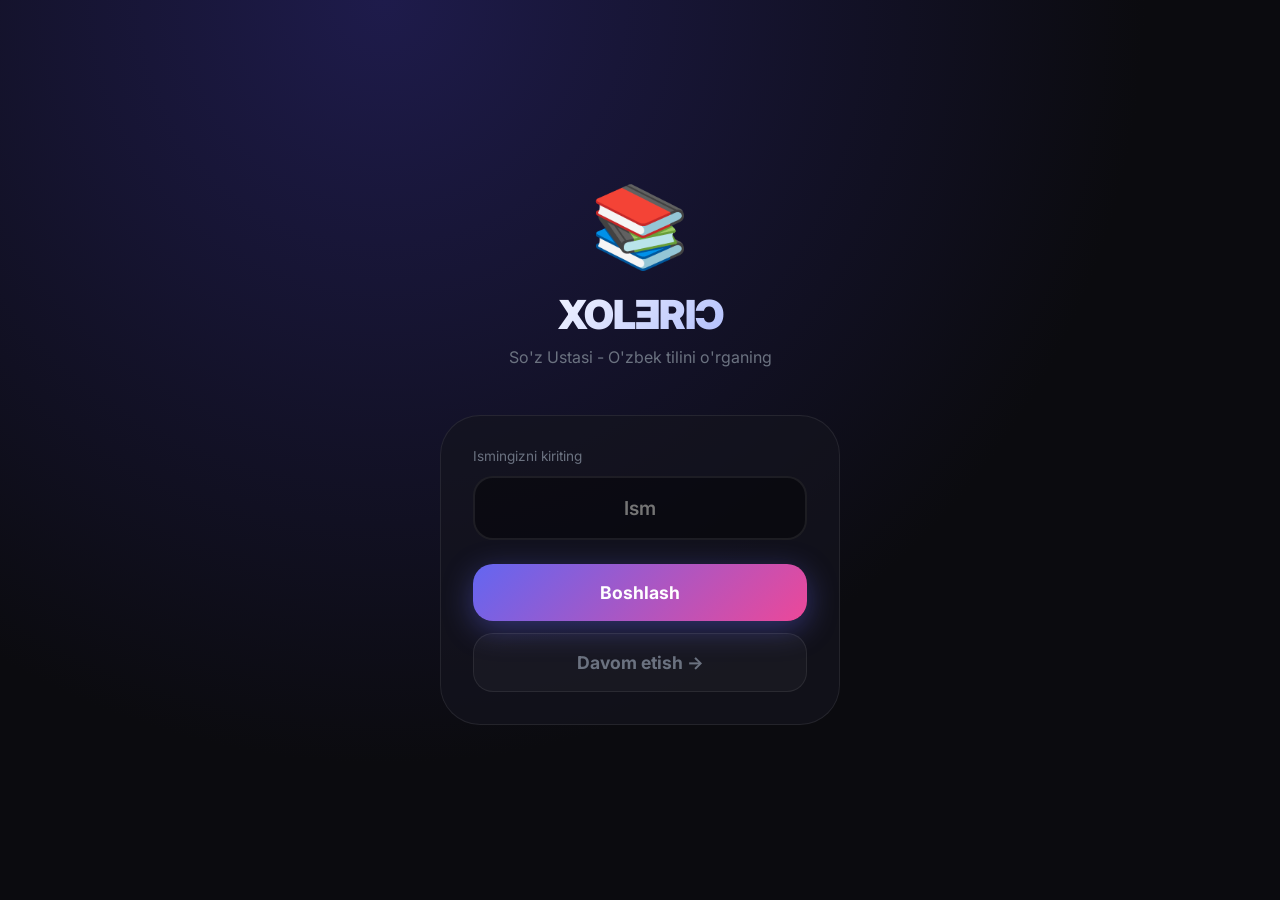
<file: android/app/src/main/assets/index.html>
<!DOCTYPE html>
<html lang="uz">
<head>
    <meta charset="UTF-8">
    <meta name="viewport" content="width=device-width, initial-scale=1.0, maximum-scale=1.0, user-scalable=no, viewport-fit=cover">
    <title>XOLƎRIƆ - So'z Ustasi</title>
    
    <meta name="theme-color" content="#0b0b0f" id="themeColorMeta">
    <meta name="apple-mobile-web-app-capable" content="yes">
    <meta name="apple-mobile-web-app-status-bar-style" content="black-translucent">
    <meta name="description" content="O'zbek tilidagi so'zlarni bo'g'inlab o'rganish uchun interaktiv ilova">
    
    <link rel="manifest" href="manifest.json">
    <link rel="apple-touch-icon" href="data:image/svg+xml,%3Csvg xmlns='http://www.w3.org/2000/svg' viewBox='0 0 192 192'%3E%3Crect width='192' height='192' rx='32' fill='%230b0b0f'/%3E%3Ctext x='96' y='130' font-size='120' font-weight='900' font-family='sans-serif' text-anchor='middle' fill='white'%3EX%3C/text%3E%3C/svg%3E">
    
    <link href="https://fonts.googleapis.com/css2?family=Inter:wght@400;500;600;700;800;900&display=swap" rel="stylesheet">
    
    <style>
        * {
            margin: 0;
            padding: 0;
            box-sizing: border-box;
            font-family: 'Inter', sans-serif;
            user-select: none;
            -webkit-tap-highlight-color: transparent;
        }

        :root {
            --bg: #0b0b0f;
            --surface: rgba(20, 20, 30, 0.7);
            --glass: rgba(255, 255, 255, 0.03);
            --border: rgba(255, 255, 255, 0.08);
            --accent: #6366f1;
            --accent-light: #818cf8;
            --accent-glow: rgba(99, 102, 241, 0.4);
            --accent2: #ec4899;
            --accent3: #10b981;
            --text: #ffffff;
            --text-dim: #6b7280;
            --gold: #f59e0b;
            --success: #22c55e;
            --danger: #ef4444;
            --radius-sm: 12px;
            --radius-md: 20px;
            --radius-lg: 28px;
            --radius-xl: 40px;
            --level-color: #a855f7;
        }
        [data-theme="light"] {
            --bg: #f8fafc;
            --surface: rgba(255,255,255,0.9);
            --glass: rgba(0,0,0,0.03);
            --border: rgba(0,0,0,0.1);
            --text: #0f172a;
            --text-dim: #64748b;
            --accent: #6366f1;
            --accent-glow: rgba(99,102,241,0.25);
        }
        [data-theme="neon"] {
            --bg: #0a0a1a;
            --surface: rgba(20,0,40,0.7);
            --glass: rgba(0,255,255,0.03);
            --border: rgba(0,255,255,0.15);
            --accent: #00ffff;
            --accent-light: #66ffff;
            --accent-glow: rgba(0,255,255,0.5);
            --accent2: #ff00ff;
            --accent3: #00ff80;
            --text: #e0ffff;
            --text-dim: #4a6a7a;
            --gold: #ffd700;
        }
        [data-theme="ocean"] {
            --bg: #0a1628;
            --surface: rgba(10,30,60,0.7);
            --glass: rgba(100,200,255,0.03);
            --border: rgba(100,200,255,0.1);
            --accent: #38bdf8;
            --accent-light: #7dd3fc;
            --accent-glow: rgba(56,189,248,0.4);
            --accent2: #22d3ee;
            --accent3: #2dd4bf;
            --text: #e0f2fe;
            --text-dim: #5a7a9a;
            --gold: #fbbf24;
        }

        body {
            background: var(--bg);
            color: var(--text);
            min-height: 100dvh;
            overflow-x: hidden;
        }

        .screen {
            position: fixed;
            inset: 0;
            transition: all 0.5s cubic-bezier(0.2, 0.9, 0.3, 1);
        }

        /* ==================== WELCOME SCREEN ==================== */
        #welcomeScreen {
            z-index: 100;
            background: radial-gradient(ellipse at 30% 0%, #1e1b4b 0%, var(--bg) 60%);
            display: flex;
            flex-direction: column;
            align-items: center;
            justify-content: center;
            padding: 24px;
        }
        #welcomeScreen.hide {
            opacity: 0;
            pointer-events: none;
            transform: scale(1.1);
        }

        .welcome-header {
            text-align: center;
            margin-bottom: 48px;
        }
        .welcome-icon {
            font-size: 5rem;
            margin-bottom: 16px;
            animation: float 3s ease-in-out infinite;
        }
        @keyframes float {
            0%, 100% { transform: translateY(0); }
            50% { transform: translateY(-10px); }
        }
        .welcome-title {
            font-size: 2.5rem;
            font-weight: 900;
            letter-spacing: -1px;
            background: linear-gradient(135deg, #fff 0%, #a5b4fc 100%);
            -webkit-background-clip: text;
            -webkit-text-fill-color: transparent;
            margin-bottom: 8px;
        }
        .welcome-subtitle {
            color: var(--text-dim);
            font-size: 1rem;
        }

        .stats-preview {
            display: flex;
            gap: 24px;
            margin-bottom: 48px;
        }
        .stat-item {
            text-align: center;
            padding: 16px 24px;
            background: var(--surface);
            border-radius: var(--radius-lg);
            border: 1px solid var(--border);
        }
        .stat-value {
            font-size: 1.8rem;
            font-weight: 800;
            color: var(--gold);
        }
        .stat-label {
            font-size: 0.75rem;
            color: var(--text-dim);
            text-transform: uppercase;
            letter-spacing: 1px;
        }

        .input-card {
            width: 100%;
            max-width: 400px;
            background: var(--surface);
            border-radius: var(--radius-xl);
            padding: 32px;
            border: 1px solid var(--border);
        }
        .input-label {
            font-size: 0.85rem;
            color: var(--text-dim);
            margin-bottom: 12px;
            display: block;
        }
        .input-field {
            width: 100%;
            background: rgba(0,0,0,0.4);
            border: 2px solid var(--border);
            border-radius: var(--radius-md);
            padding: 18px;
            color: #fff;
            font-size: 1.2rem;
            font-weight: 600;
            text-align: center;
            transition: 0.3s;
        }
        .input-field:focus {
            border-color: var(--accent);
            box-shadow: 0 0 30px var(--accent-glow);
            outline: none;
        }

        .btn-group {
            display: flex;
            flex-direction: column;
            gap: 12px;
            margin-top: 24px;
        }
        .btn {
            padding: 18px 24px;
            border-radius: var(--radius-md);
            font-weight: 700;
            font-size: 1.1rem;
            cursor: pointer;
            border: none;
            transition: all 0.2s;
        }
        .btn-primary {
            background: linear-gradient(135deg, var(--accent) 0%, var(--accent2) 100%);
            color: #fff;
            box-shadow: 0 8px 30px var(--accent-glow);
        }
        .btn-primary:active {
            transform: scale(0.97);
        }
        .btn-secondary {
            background: var(--glass);
            color: var(--text-dim);
            border: 1px solid var(--border);
        }
        .btn-secondary:active {
            background: rgba(255,255,255,0.08);
        }

        /* ==================== MAIN APP ==================== */
        #mainScreen {
            z-index: 50;
            background: var(--bg);
            display: flex;
            flex-direction: column;
            opacity: 0;
            pointer-events: none;
        }
        #mainScreen.visible {
            opacity: 1;
            pointer-events: auto;
        }

        /* Header */
        .app-header {
            padding: env(safe-area-inset-top, 16px) 20px 12px;
            display: flex;
            justify-content: space-between;
            align-items: center;
            background: rgba(11,11,15,0.9);
            backdrop-filter: blur(20px);
            border-bottom: 1px solid var(--border);
            position: sticky;
            top: 0;
            z-index: 100;
        }
        .header-left {
            display: flex;
            align-items: center;
            gap: 12px;
        }
        .streak-badge {
            display: flex;
            align-items: center;
            gap: 6px;
            background: linear-gradient(135deg, #f59e0b 0%, #f97316 100%);
            padding: 8px 14px;
            border-radius: 30px;
            font-weight: 700;
            font-size: 0.9rem;
        }
        .streak-icon {
            font-size: 1.1rem;
        }
        .user-info {
            display: flex;
            align-items: center;
            gap: 12px;
        }
        .xp-badge {
            display: flex;
            align-items: center;
            gap: 6px;
            background: var(--surface);
            border: 1px solid var(--border);
            padding: 8px 14px;
            border-radius: 30px;
            font-weight: 700;
        }
        .xp-icon {
            color: var(--gold);
        }
        .level-badge {
            display: flex;
            align-items: center;
            gap: 4px;
            background: linear-gradient(135deg, var(--level-color), var(--accent2));
            padding: 6px 12px;
            border-radius: 30px;
            font-weight: 700;
            font-size: 0.85rem;
            cursor: pointer;
            transition: 0.2s;
            box-shadow: 0 0 20px rgba(168,85,247,0.3);
        }
        .level-badge:active { transform: scale(0.95); }
        .level-icon { font-size: 0.9rem; }
        .icon-btn {
            width: 36px; height: 36px;
            border-radius: 50%;
            border: 1px solid var(--border);
            background: var(--surface);
            cursor: pointer;
            font-size: 1rem;
            display: flex;
            align-items: center;
            justify-content: center;
            transition: 0.2s;
        }
        .icon-btn:active { transform: scale(0.9); }
        .user-avatar {
            width: 40px;
            height: 40px;
            background: linear-gradient(135deg, var(--accent) 0%, var(--accent2) 100%);
            border-radius: 50%;
            display: flex;
            align-items: center;
            justify-content: center;
            font-weight: 800;
            font-size: 1rem;
            flex-shrink: 0;
        }

        /* Daily Goal */
        .daily-goal {
            padding: 16px 20px;
            background: var(--surface);
            border-bottom: 1px solid var(--border);
        }
        .goal-header {
            display: flex;
            justify-content: space-between;
            align-items: center;
            margin-bottom: 10px;
        }
        .goal-title {
            font-weight: 700;
            font-size: 0.9rem;
        }
        .goal-count {
            font-size: 0.85rem;
            color: var(--text-dim);
        }
        .goal-bar {
            height: 8px;
            background: rgba(255,255,255,0.1);
            border-radius: 8px;
            overflow: hidden;
        }
        .goal-fill {
            height: 100%;
            background: linear-gradient(90deg, var(--accent) 0%, var(--accent3) 100%);
            border-radius: 8px;
            transition: width 0.5s ease;
        }

        /* Main Content */
        .main-content {
            flex: 1;
            overflow-y: auto;
            padding: 20px;
            padding-bottom: 100px;
        }

        /* Section */
        .section-title {
            font-size: 1.3rem;
            font-weight: 800;
            margin-bottom: 16px;
            display: flex;
            align-items: center;
            gap: 10px;
        }
        .section-badge {
            font-size: 0.75rem;
            background: var(--accent);
            padding: 4px 10px;
            border-radius: 20px;
            font-weight: 600;
        }

        /* Daily Challenge */
        .daily-challenge {
            background: linear-gradient(145deg, rgba(245,158,11,0.08), rgba(99,102,241,0.08));
            border: 1px solid rgba(245,158,11,0.25);
            border-radius: var(--radius-lg);
            padding: 18px 20px;
            margin-bottom: 20px;
            cursor: pointer;
            transition: 0.3s;
        }
        .daily-challenge:active { transform: scale(0.98); }
        .challenge-header { display: flex; align-items: center; gap: 10px; margin-bottom: 8px; }
        .challenge-icon { font-size: 1.3rem; }
        .challenge-title { font-weight: 800; font-size: 1rem; flex: 1; }
        .challenge-badge {
            background: var(--gold); color: #000; padding: 3px 10px;
            border-radius: 20px; font-size: 0.7rem; font-weight: 700;
        }
        .challenge-badge.done { background: var(--success); }
        .challenge-body { display: flex; justify-content: space-between; align-items: center; }
        .challenge-reward { background: rgba(245,158,11,0.15); color: var(--gold); padding: 4px 12px; border-radius: 20px; font-weight: 700; font-size: 0.8rem; }
        .challenge-status { margin-top: 8px; font-size: 0.85rem; color: var(--text-dim); }

        /* Stats Charts */
        .chart-container {
            background: var(--surface);
            border: 1px solid var(--border);
            border-radius: var(--radius-lg);
            padding: 20px;
            margin-bottom: 20px;
            overflow: hidden;
        }
        .chart-container svg { width: 100%; height: auto; }
        .chart-title { font-weight: 700; font-size: 0.9rem; margin-bottom: 12px; color: var(--text-dim); }

        /* Level Info Modal */
        .modal-overlay {
            position: fixed; inset: 0; z-index: 10000;
            background: rgba(0,0,0,0.8); backdrop-filter: blur(20px);
            display: none; align-items: center; justify-content: center;
            padding: 24px;
        }
        .modal-overlay.active { display: flex; }
        .modal-card {
            background: var(--surface);
            border: 1px solid var(--border);
            border-radius: var(--radius-xl);
            padding: 32px;
            max-width: 400px;
            width: 100%;
            max-height: 80vh;
            overflow-y: auto;
        }
        .modal-card h2 { font-size: 1.5rem; margin-bottom: 16px; }
        .modal-close {
            background: var(--glass);
            border: 1px solid var(--border);
            border-radius: 30px;
            padding: 10px 24px;
            font-weight: 700;
            cursor: pointer;
            width: 100%;
            margin-top: 16px;
        }
        .level-list { display: flex; flex-direction: column; gap: 8px; }
        .level-row {
            display: flex; justify-content: space-between; align-items: center;
            padding: 10px 16px; background: var(--glass);
            border-radius: var(--radius-md);
        }
        .level-row.current { border: 1px solid var(--accent); }
        .level-rank { font-weight: 700; font-size: 0.85rem; }
        .level-range { font-size: 0.8rem; color: var(--text-dim); }

        /* Learning Modes Grid */
        .modes-grid {
            display: grid;
            grid-template-columns: 1fr 1fr;
            gap: 16px;
            margin-bottom: 32px;
        }
        .mode-card {
            padding: 24px 20px;
            border-radius: var(--radius-lg);
            cursor: pointer;
            transition: all 0.3s;
            border: 1px solid var(--border);
            position: relative;
            overflow: hidden;
        }
        .mode-card:active {
            transform: scale(0.97);
        }
        .mode-card::before {
            content: '';
            position: absolute;
            inset: 0;
            background: linear-gradient(135deg, transparent 40%, rgba(255,255,255,0.05) 100%);
        }
        .mode-card.letters {
            background: linear-gradient(145deg, #1e1b4b 0%, #0f0f23 100%);
        }
        .mode-card.global {
            background: linear-gradient(145deg, #0f2f1f 0%, #0f1f1a 100%);
        }
        .mode-card.weak {
            background: linear-gradient(145deg, #2f1f1f 0%, #1f0f0f 100%);
        }
        .mode-card.review {
            background: linear-gradient(145deg, #1f2f1f 0%, #0f1f0f 100%);
        }
        .mode-icon {
            font-size: 2.5rem;
            margin-bottom: 12px;
        }
        .mode-title {
            font-weight: 800;
            font-size: 1.1rem;
            margin-bottom: 4px;
        }
        .mode-desc {
            font-size: 0.8rem;
            color: var(--text-dim);
            margin-bottom: 12px;
        }
        .mode-progress {
            display: flex;
            gap: 4px;
        }
        .progress-dot {
            width: 8px;
            height: 8px;
            border-radius: 50%;
            background: rgba(255,255,255,0.2);
        }
        .progress-dot.filled {
            background: var(--accent);
        }
        .progress-dot.gold {
            background: var(--gold);
        }

        /* Letter Grid */
        .letter-grid {
            display: grid;
            grid-template-columns: repeat(auto-fill, minmax(70px, 1fr));
            gap: 12px;
            margin-bottom: 32px;
        }
        .letter-tile {
            aspect-ratio: 1;
            border-radius: var(--radius-md);
            display: flex;
            flex-direction: column;
            align-items: center;
            justify-content: center;
            font-size: 1.6rem;
            font-weight: 800;
            background: var(--surface);
            border: 1px solid var(--border);
            cursor: pointer;
            transition: all 0.2s;
            position: relative;
        }
        .letter-tile:active {
            transform: scale(0.93);
        }
        .letter-tile.mastered {
            background: linear-gradient(145deg, #1a3a2a 0%, #0f2a1f 100%);
            border-color: var(--accent3);
        }
        .letter-tile.in-progress {
            background: linear-gradient(145deg, #1a1a4b 0%, #0f0f2a 100%);
            border-color: var(--accent);
        }
        .letter-tile.new {
            border-style: dashed;
        }
        .letter-tile .master-badge {
            position: absolute;
            top: -4px;
            right: -4px;
            background: var(--gold);
            color: #000;
            font-size: 0.6rem;
            padding: 2px 5px;
            border-radius: 8px;
            font-weight: 800;
        }
        .letter-tile .progress-mini {
            position: absolute;
            bottom: 6px;
            font-size: 0.6rem;
            color: var(--text-dim);
        }

        /* Statistics */
        .stats-grid {
            display: grid;
            grid-template-columns: repeat(3, 1fr);
            gap: 12px;
            margin-bottom: 32px;
        }
        .stat-card {
            background: var(--surface);
            border: 1px solid var(--border);
            border-radius: var(--radius-md);
            padding: 16px;
            text-align: center;
        }
        .stat-card-value {
            font-size: 1.5rem;
            font-weight: 800;
            color: var(--accent-light);
        }
        .stat-card-label {
            font-size: 0.7rem;
            color: var(--text-dim);
            text-transform: uppercase;
            letter-spacing: 0.5px;
        }

        /* Achievements */
        .achievements-scroll {
            display: flex;
            gap: 12px;
            overflow-x: auto;
            padding-bottom: 16px;
            margin-bottom: 32px;
        }
        .achievement-card {
            min-width: 100px;
            padding: 16px;
            background: var(--surface);
            border: 1px solid var(--border);
            border-radius: var(--radius-md);
            text-align: center;
        }
        .achievement-card.unlocked {
            border-color: var(--gold);
            background: linear-gradient(145deg, rgba(245,158,11,0.1) 0%, transparent 100%);
        }
        .achievement-icon {
            font-size: 2rem;
            margin-bottom: 8px;
        }
        .achievement-name {
            font-size: 0.75rem;
            font-weight: 600;
        }

        /* ==================== FOCUS LEARNING SCREEN ==================== */
        #focusScreen {
            z-index: 200;
            background: var(--bg);
            display: flex;
            flex-direction: column;
            opacity: 0;
            pointer-events: none;
        }
        #focusScreen.active {
            opacity: 1;
            pointer-events: auto;
        }

        .focus-header {
            padding: env(safe-area-inset-top, 16px) 20px 12px;
            display: flex;
            justify-content: space-between;
            align-items: center;
        }
        .focus-nav-btn {
            background: var(--surface);
            border: 1px solid var(--border);
            border-radius: 30px;
            padding: 10px 18px;
            font-weight: 600;
            cursor: pointer;
            display: flex;
            align-items: center;
            gap: 6px;
            transition: 0.2s;
            flex-shrink: 0;
        }
        .timer-btn { font-size: 0.85rem; padding: 10px 14px; }
        .timer-btn.active { border-color: var(--gold); background: rgba(245,158,11,0.15); }
        .focus-progress {
            flex: 1;
            margin: 0 16px;
        }
        .progress-track {
            height: 6px;
            background: rgba(255,255,255,0.1);
            border-radius: 6px;
            overflow: hidden;
            margin-bottom: 6px;
        }
        .progress-thumb {
            height: 100%;
            background: var(--accent);
            border-radius: 6px;
            transition: width 0.3s;
        }
        .progress-info {
            display: flex;
            justify-content: space-between;
            font-size: 0.75rem;
            color: var(--text-dim);
        }

        .focus-body {
            flex: 1;
            display: flex;
            flex-direction: column;
            align-items: center;
            justify-content: center;
            padding: 24px;
        }

        /* Word Display */
        .word-container {
            text-align: center;
            margin-bottom: 32px;
        }
        .lesson-label {
            font-size: 0.85rem;
            color: var(--text-dim);
            margin-bottom: 8px;
        }
        .current-word {
            font-size: clamp(3rem, 12vw, 5rem);
            font-weight: 900;
            letter-spacing: 6px;
            line-height: 1.2;
        }
        .syllable {
            display: inline-block;
            transition: all 0.2s;
        }
        .syllable.vowel {
            color: var(--text);
        }
        .syllable.consonant {
            color: var(--accent-light);
        }
        .syllable.active {
            background: var(--accent);
            color: #fff;
            border-radius: 8px;
            transform: scale(1.1);
        }
        .syllable.correct {
            background: var(--accent3);
            color: #fff;
        }
        .syllable.wrong {
            background: var(--danger);
            color: #fff;
        }

        .hint-btn {
            background: var(--glass);
            border: 1px solid var(--border);
            border-radius: 30px;
            padding: 12px 20px;
            font-weight: 600;
            cursor: pointer;
            display: flex;
            align-items: center;
            gap: 8px;
            margin-top: 16px;
        }

        /* Input Area */
        .input-container {
            width: 100%;
            max-width: 450px;
        }
        .mirror-input {
            min-height: 90px;
            background: rgba(0,0,0,0.5);
            border: 3px solid var(--border);
            border-radius: var(--radius-lg);
            display: flex;
            align-items: center;
            justify-content: center;
            font-size: 2.5rem;
            font-weight: 800;
            letter-spacing: 8px;
            transition: all 0.3s;
            position: relative;
        }
        .mirror-input:focus-within {
            border-color: var(--accent);
            box-shadow: 0 0 40px var(--accent-glow);
        }
        .mirror-input.correct {
            border-color: var(--success);
            box-shadow: 0 0 40px rgba(34,197,94,0.4);
        }
        .mirror-input.wrong {
            border-color: var(--danger);
            box-shadow: 0 0 40px rgba(239,68,68,0.3);
        }
        .cursor-blink {
            display: inline-block;
            width: 4px;
            height: 3rem;
            background: var(--accent);
            animation: blink 1s infinite;
            border-radius: 4px;
        }

        /* Hidden real input */
        #hiddenInput {
            position: absolute;
            opacity: 0;
            pointer-events: none;
        }

        /* Feedback */
        .feedback-area {
            text-align: center;
            margin-top: 24px;
            min-height: 60px;
        }
        .feedback-message {
            font-size: 1.3rem;
            font-weight: 800;
            opacity: 0;
            transform: translateY(10px);
            transition: all 0.3s;
        }
        .feedback-message.show {
            opacity: 1;
            transform: translateY(0);
        }
        .feedback-message.success {
            color: var(--success);
        }
        .feedback-message.error {
            color: var(--danger);
        }
        .xp-popup {
            display: inline-block;
            background: var(--gold);
            color: #000;
            padding: 8px 16px;
            border-radius: 20px;
            font-weight: 800;
            margin-top: 8px;
            animation: popIn 0.4s ease;
        }
        @keyframes popIn {
            0% { transform: scale(0); }
            70% { transform: scale(1.2); }
            100% { transform: scale(1); }
        }

        /* Next Button */
        .action-area {
            padding: 20px 24px;
            padding-bottom: calc(20px + env(safe-area-inset-bottom, 0px));
        }
        .next-button {
            width: 100%;
            padding: 20px;
            border-radius: var(--radius-lg);
            font-size: 1.2rem;
            font-weight: 800;
            background: linear-gradient(135deg, var(--accent) 0%, var(--accent2) 100%);
            color: #fff;
            border: none;
            cursor: pointer;
            opacity: 0;
            transform: translateY(20px);
            transition: all 0.3s;
            box-shadow: 0 10px 40px var(--accent-glow);
        }
        .next-button.visible {
            opacity: 1;
            transform: translateY(0);
        }
        .next-button:active {
            transform: scale(0.97);
        }

        /* Focus Timer */
        .focus-timer-bar {
            display: flex; align-items: center; gap: 12px;
            width: 100%; max-width: 450px;
            margin-top: 16px;
            padding: 8px 14px;
            background: var(--surface);
            border-radius: 30px;
            border: 1px solid var(--border);
        }
        .timer-progress-track {
            flex: 1; height: 6px;
            background: rgba(255,255,255,0.1);
            border-radius: 6px; overflow: hidden;
        }
        .timer-progress-fill {
            height: 100%; width: 0%;
            background: var(--gold);
            border-radius: 6px;
            transition: width 1s linear;
        }
        .timer-label { font-size: 0.85rem; font-weight: 700; color: var(--gold); min-width: 45px; text-align: right; }

        /* Skip animation */
        .word-appear {
            animation: wordSlideIn 0.5s ease;
        }
        @keyframes wordSlideIn {
            from {
                opacity: 0;
                transform: translateY(30px);
            }
            to {
                opacity: 1;
                transform: translateY(0);
            }
        }

        /* Shake animation */
        .shake {
            animation: shake 0.5s ease;
        }
        @keyframes shake {
            0%, 100% { transform: translateX(0); }
            25% { transform: translateX(-10px); }
            75% { transform: translateX(10px); }
        }

        /* Guard Overlay */
        #guardOverlay {
            position: fixed;
            inset: 0;
            z-index: 9999;
            background: rgba(0,0,0,0.95);
            backdrop-filter: blur(40px);
            display: none;
            flex-direction: column;
            align-items: center;
            justify-content: center;
            text-align: center;
            padding: 40px;
        }
    </style>
</head>
<body>

    <div id="guardOverlay">
        <div style="font-size: 5rem; margin-bottom: 20px;">🔒</div>
        <h2 style="font-size: 2rem; margin-bottom: 12px;">To'liq Ekran Rejimi</h2>
        <p style="color: var(--text-dim); margin-bottom: 40px;">Dastur to'liq ekranda ishlashni talab qiladi.</p>
        <button class="btn btn-primary" onclick="requestFullscreen()" style="padding: 18px 40px;">DAVOM ETISH</button>
    </div>

    <!-- WELCOME SCREEN -->
    <div id="welcomeScreen" class="screen">
        <div class="welcome-header">
            <div class="welcome-icon">📚</div>
            <h1 class="welcome-title">XOLƎRIƆ</h1>
            <p class="welcome-subtitle">So'z Ustasi - O'zbek tilini o'rganing</p>
        </div>

        <div class="stats-preview" id="statsPreview" style="display: none;">
            <div class="stat-item">
                <div class="stat-value" id="statWords">0</div>
                <div class="stat-label">So'z</div>
            </div>
            <div class="stat-item">
                <div class="stat-value" id="statDays">0</div>
                <div class="stat-label">Kun</div>
            </div>
            <div class="stat-item">
                <div class="stat-value" id="statXP">0</div>
                <div class="stat-label">XP</div>
            </div>
        </div>

        <div class="input-card">
            <label class="input-label">Ismingizni kiriting</label>
            <input type="text" id="nameInput" class="input-field" placeholder="Ism" autocomplete="off">
            <div class="btn-group">
                <button class="btn btn-primary" id="startBtn">Boshlash</button>
                <button class="btn btn-secondary" id="continueBtn">Davom etish →</button>
            </div>
        </div>
    </div>

    <!-- MAIN SCREEN -->
    <div id="mainScreen" class="screen">
        <header class="app-header">
            <div class="header-left">
                <div class="streak-badge">
                    <span class="streak-icon">🔥</span>
                    <span id="streakCount">0</span>
                </div>
                <div class="level-badge" id="levelBadge" onclick="showLevelInfo()">
                    <span class="level-icon">👑</span>
                    <span id="levelDisplay">1</span>
                </div>
            </div>
            <div class="user-info">
                <div class="xp-badge">
                    <span class="xp-icon">⭐</span>
                    <span id="totalXP">0</span>
                </div>
                <button class="icon-btn" onclick="toggleTheme()" title="Mavzuni o'zgartirish">🎨</button>
                <button class="icon-btn" onclick="exportData()" title="Ma'lumotlarni eksport qilish">📤</button>
                <button class="icon-btn" onclick="document.getElementById('importInput').click()" title="Import">📥</button>
                <input type="file" id="importInput" accept=".json" style="display:none" onchange="importData(event)">
                <div class="user-avatar" id="userAvatar">M</div>
            </div>
        </header>

        <div class="daily-goal">
            <div class="goal-header">
                <span class="goal-title">Kunlik maqsad</span>
                <span class="goal-count" id="goalCount">0 / 20 so'z</span>
            </div>
            <div class="goal-bar">
                <div class="goal-fill" id="goalFill" style="width: 0%"></div>
            </div>
        </div>

        <div class="main-content">
            <!-- Daily Challenge -->
            <div class="daily-challenge" id="dailyChallenge" onclick="startDailyChallenge()">
                <div class="challenge-header">
                    <span class="challenge-icon">🎯</span>
                    <span class="challenge-title">Kunlik Challenge</span>
                    <span class="challenge-badge" id="challengeBadge">Yangi</span>
                </div>
                <div class="challenge-body">
                    <span id="challengeDesc">Bugungi so'zni toping!</span>
                    <span class="challenge-reward" id="challengeReward">+50 XP</span>
                </div>
                <div class="challenge-status" id="challengeStatus"></div>
            </div>

            <h2 class="section-title">
                🎯 O'qish Rejimlari
                <span class="section-badge">Yangi</span>
            </h2>
            <div class="modes-grid">
                <div class="mode-card letters" onclick="startMode('letters')">
                    <div class="mode-icon">🔤</div>
                    <div class="mode-title">Harflar</div>
                    <div class="mode-desc">Har bir harfni alohida o'rganing</div>
                    <div class="mode-progress" id="lettersProgress"></div>
                </div>
                <div class="mode-card global" onclick="startMode('global')">
                    <div class="mode-icon">🌍</div>
                    <div class="mode-title">Global</div>
                    <div class="mode-desc">Barcha harflardan tartib bilan</div>
                    <div class="mode-progress" id="globalProgress"></div>
                </div>
                <div class="mode-card weak" onclick="startMode('weak')">
                    <div class="mode-icon">⚠️</div>
                    <div class="mode-title">Qiyin</div>
                    <div class="mode-desc">Xatolarga yo'l qo'ygan so'zlar</div>
                    <div class="mode-progress" id="weakProgress"></div>
                </div>
                <div class="mode-card review" onclick="startMode('review')">
                    <div class="mode-icon">🔄</div>
                    <div class="mode-title">Takrorlash</div>
                    <div class="mode-desc">O'tilganlarni takrorlash</div>
                    <div class="mode-progress" id="reviewProgress"></div>
                </div>
            </div>

            <h2 class="section-title">📊 Statistika</h2>
            <div class="stats-grid">
                <div class="stat-card">
                    <div class="stat-card-value" id="wordsLearned">0</div>
                    <div class="stat-card-label">O'rganilgan</div>
                </div>
                <div class="stat-card">
                    <div class="stat-card-value" id="masteredCount">0</div>
                    <div class="stat-card-label">Master</div>
                </div>
                <div class="stat-card">
                    <div class="stat-card-value" id="accuracy">0%</div>
                    <div class="stat-card-label">Aniqlik</div>
                </div>
            </div>

            <h2 class="section-title">🏆 Yutuqlar</h2>
            <div class="achievements-scroll" id="achievementsList"></div>

            <h2 class="section-title">📈 Statistika chartlari</h2>
            <div class="chart-container">
                <div class="chart-title">Harflar bo'yicha progress</div>
                <svg id="progressChart" viewBox="0 0 300 120" preserveAspectRatio="xMidYMid meet"></svg>
            </div>
            <div class="chart-container">
                <div class="chart-title">So'nggi 7 kun</div>
                <svg id="weeklyChart" viewBox="0 0 300 100" preserveAspectRatio="xMidYMid meet"></svg>
            </div>

            <h2 class="section-title">🔠 Harflar</h2>
            <div class="letter-grid" id="letterGrid"></div>

            <div class="download-apk-section" style="text-align:center;margin-top:32px;padding:24px;background:var(--surface);border:1px solid var(--border);border-radius:var(--radius-lg)">
                <div style="font-size:2rem;margin-bottom:8px">📲</div>
                <div style="font-weight:700;margin-bottom:4px">Android ilovasini yuklab oling</div>
                <div style="font-size:0.8rem;color:var(--text-dim);margin-bottom:12px">To'liq offline, tez va qulay</div>
                <a href="download.html" style="display:inline-block;padding:12px 32px;border-radius:30px;font-weight:700;background:linear-gradient(135deg,var(--accent),var(--accent2));color:#fff;text-decoration:none;font-size:0.95rem">APK yuklab olish ↓</a>
            </div>
        </div>
    </div>

    <!-- FOCUS LEARNING SCREEN -->
    <div id="focusScreen" class="screen">
        <div class="focus-header">
            <button class="focus-nav-btn" onclick="exitFocus()">
                ← Chiqish
            </button>
            <div class="focus-progress">
                <div class="progress-track">
                    <div class="progress-thumb" id="focusProgressThumb" style="width: 0%"></div>
                </div>
                <div class="progress-info">
                    <span id="focusStepLabel">1-Bosqich</span>
                    <span id="focusWordCount">1/6</span>
                </div>
            </div>
            <button class="focus-nav-btn" onclick="speakWord()" title="Talaffuz">
                🔊
            </button>
            <button class="focus-nav-btn timer-btn" id="timerBtn" onclick="toggleTimer()" title="Fokus taymer (25 min)">
                ⏱️ <span id="timerDisplay">25:00</span>
            </button>
        </div>

        <div class="focus-body" onclick="focusInput()">
            <div class="word-container">
                <div class="lesson-label" id="lessonLabel">A harfi - 1-bosqich</div>
                <div class="current-word word-appear" id="wordDisplay"></div>
            </div>

            <div class="input-container">
                <div class="mirror-input" id="mirrorInput">
                    <span id="mirrorText"></span>
                    <span class="cursor-blink" id="cursor"></span>
                </div>
            </div>
            <input type="text" id="hiddenInput" autocomplete="off" spellcheck="false">

            <div class="hint-btn" onclick="showHint()">
                💡 Maslahat <span id="hintCount">(3)</span>
            </div>

            <div class="focus-timer-bar" id="focusTimerBar" style="display:none">
                <div class="timer-progress-track">
                    <div class="timer-progress-fill" id="timerProgressFill"></div>
                </div>
                <span class="timer-label" id="timerLabel">25:00</span>
            </div>

            <div class="feedback-area">
                <div class="feedback-message" id="feedbackMsg"></div>
                <div class="xp-popup" id="xpPopup" style="display: none;">+10 XP</div>
            </div>
        </div>

        <div class="action-area">
            <button class="next-button" id="nextBtn" onclick="handleNext()">
                Keyingi →
            </button>
        </div>
    </div>

    <!-- SHORTCUTS MODAL -->
    <div class="modal-overlay" id="shortcutsModal">
        <div class="modal-card">
            <h2>⌨️ Klaviatura yorliqlari</h2>
            <div style="display:flex;flex-direction:column;gap:10px">
                <div style="display:flex;justify-content:space-between;padding:8px 0;border-bottom:1px solid var(--border)"><span>Enter</span><span style="color:var(--text-dim)">Keyingi so'z</span></div>
                <div style="display:flex;justify-content:space-between;padding:8px 0;border-bottom:1px solid var(--border)"><span>H</span><span style="color:var(--text-dim)">Maslahat ko'rsatish</span></div>
                <div style="display:flex;justify-content:space-between;padding:8px 0;border-bottom:1px solid var(--border)"><span>S</span><span style="color:var(--text-dim)">Talaffuz (audio)</span></div>
                <div style="display:flex;justify-content:space-between;padding:8px 0;border-bottom:1px solid var(--border)"><span>T</span><span style="color:var(--text-dim)">Fokus taymer</span></div>
                <div style="display:flex;justify-content:space-between;padding:8px 0;border-bottom:1px solid var(--border)"><span>Esc</span><span style="color:var(--text-dim)">Chiqish / yopish</span></div>
                <div style="display:flex;justify-content:space-between;padding:8px 0"><span>?</span><span style="color:var(--text-dim)">Bu oynani ochish</span></div>
            </div>
            <button class="modal-close" onclick="closeModal('shortcutsModal')">Yopish</button>
        </div>
    </div>

    <!-- LEVEL INFO MODAL -->
    <div class="modal-overlay" id="levelModal">
        <div class="modal-card">
            <h2>👑 Darajalar</h2>
            <div class="level-list" id="levelList"></div>
            <button class="modal-close" onclick="closeModal('levelModal')">Yopish</button>
        </div>
    </div>

    <canvas id="particleCanvas" style="position:fixed;inset:0;z-index:0;pointer-events:none"></canvas>
    <script>
        // ==================== PARTICLES ====================
        (function initParticles() {
            const c = document.getElementById('particleCanvas');
            const ctx = c.getContext('2d');
            let particles = [];
            function resize() { c.width = window.innerWidth; c.height = window.innerHeight; }
            resize();
            window.addEventListener('resize', resize);
            for (let i = 0; i < 30; i++) {
                particles.push({
                    x: Math.random() * c.width, y: Math.random() * c.height,
                    vx: (Math.random() - 0.5) * 0.3, vy: (Math.random() - 0.5) * 0.3,
                    r: Math.random() * 2 + 0.5, a: Math.random() * 0.3 + 0.1
                });
            }
            function animate() {
                ctx.clearRect(0, 0, c.width, c.height);
                particles.forEach(p => {
                    p.x += p.vx; p.y += p.vy;
                    if (p.x < 0) p.x = c.width; if (p.x > c.width) p.x = 0;
                    if (p.y < 0) p.y = c.height; if (p.y > c.height) p.y = 0;
                    ctx.beginPath();
                    ctx.arc(p.x, p.y, p.r, 0, Math.PI * 2);
                    ctx.fillStyle = `rgba(99,102,241,${p.a})`;
                    ctx.fill();
                });
                requestAnimationFrame(animate);
            }
            animate();
        })();

        // ==================== SERVICE WORKER ====================
        if ('serviceWorker' in navigator) {
            window.addEventListener('load', () => {
                navigator.serviceWorker.register('sw.js').catch(() => {});
            });
        }

        // ==================== LEVEL SYSTEM ====================
        const LEVELS = [
            { level: 1,  name: "Yangi boshlovchi",   xp: 0 },
            { level: 2,  name: "O'quvchi",           xp: 100 },
            { level: 3,  name: "Izlanuvchan",        xp: 250 },
            { level: 4,  name: "Bilimdon",           xp: 500 },
            { level: 5,  name: "Zukko",              xp: 800 },
            { level: 6,  name: "Mohir",              xp: 1200 },
            { level: 7,  name: "Mutaxassis",         xp: 1700 },
            { level: 8,  name: "Usta",               xp: 2300 },
            { level: 9,  name: "Donishmand",         xp: 3000 },
            { level: 10, name: "Alloma",             xp: 4000 },
            { level: 11, name: "Daho",               xp: 5500 },
            { level: 12, name: "Afsona",             xp: 7500 },
            { level: 13, name: "Legend",             xp: 10000 },
            { level: 14, name: "Titan",              xp: 13000 },
            { level: 15, name: "XOLERIC",            xp: 17000 },
        ];
        function getLevel(xp) {
            let lvl = LEVELS[0];
            for (const l of LEVELS) { if (xp >= l.xp) lvl = l; }
            return lvl;
        }
        function getNextLevelXP(xp) {
            for (let i = 0; i < LEVELS.length - 1; i++) {
                if (xp >= LEVELS[i].xp && xp < LEVELS[i+1].xp) return LEVELS[i+1].xp;
            }
            return LEVELS[LEVELS.length-1].xp;
        }

        // ==================== THEME SYSTEM ====================
        const THEMES = ['dark', 'light', 'neon', 'ocean'];
        function toggleTheme() {
            const current = document.documentElement.getAttribute('data-theme') || 'dark';
            const idx = THEMES.indexOf(current);
            const next = THEMES[(idx + 1) % THEMES.length];
            document.documentElement.setAttribute('data-theme', next);
            localStorage.setItem('xol_theme', next);
            const meta = document.getElementById('themeColorMeta');
            if (next === 'light') meta.content = '#f8fafc';
            else meta.content = '#0b0b0f';
        }

        // ==================== DATABASE ====================
        const DB = {
            "A":{ step1:["A-ka", "A-or", "A-ra", "A-na", "A-to", "A-yiq"], step2:["A-nor", "A-lo-qa", "A-ra-va", "A-za-mat", "A-lif-bo", "A-dras"], step3:["Av-to-mo-bil", "A-ra-la-shuv", "A-sos-la-moq", "A-niq-la-ma", "Ax-bo-rot", "A-yov-siz"], step4:["A-ka-de-mi-ya", "A-vi-a-tsi-ya", "A-gro-nom", "A-do-lat-li", "A-dras-mon", "A-ziz-lik"], step5:["A-sos-chi-lar", "A-yov-siz-lik", "An-a-na-viy", "A-ha-mi-yat", "A-niq-lik-lar", "Ak-tyor-lar"], step6:["A-vi-a-tsi-ya-chi", "A-ka-de-mik-lar", "A-sos-lan-ma-gan", "A-ha-mi-yat-siz", "A-ra-lash-ti-rish", "A-chi-nar-li-roq"] },
            "B":{ step1:["Bo-la", "Bo-bo", "Bu-vi", "Bo-g'i", "Be-da", "Ba-ho"], step2:["Ba-liq", "Bi-lim", "Ba-ho-dir", "Be-mor", "Ba-ra-ka", "Bay-ram"], step3:["Bosh-lan-g'ich", "Bi-la-gu-zuk", "Ba-qa-te-rak", "Buz-g'un-chi", "Boy-la-moq", "Be-g'u-bor"], step4:["Ba-ra-ka-li", "Bi-lim-don", "Be-min-nat", "Ba-ho-la-moq", "Bu-loq-lar", "Be-va-fo"], step5:["Bi-lim-don-lik", "Ba-qa-te-rak-lar", "Bo-yo-vut-lik", "Be-to-qat-lik", "Bosh-lan-ma-gan", "Buy-ruq-boz"], step6:["Bi-la-gu-zuk-siz", "Buz-g'un-chi-lik", "Ba-ho-dir-lik-lar", "Bosh-bo-shiq-lik", "Be-pa-ro-sat-lik", "Bay-ram-o-na"] },
            "D":{ step1:["Da-da", "Da-la", "Do-ri", "Da-vo", "Do-hiy", "Do-ira"], step2:["Daf-tar", "Dav-lat", "Da-raxt", "Dun-yo", "Deh-qon", "Da-ro-mad"], step3:["Dav-lat-shoh", "Do-vyu-rak", "Das-tur-xon", "Dil-kash-lik", "Dast-goh", "Da-vo-la"], step4:["Da-vo-la-nish", "Dun-yo-qar-ash", "Deh-qon-chi", "Daf-tar-cha", "Da-ro-mad-li", "Do-vyu-rak-lar"], step5:["Dav-lat-lar-a-ro", "Da-ro-mad-siz", "Das-tur-xon-chi", "Dun-yo-viy-lik", "Deh-qon-bo-zor", "Do-i-ra-siz"], step6:["Dav-lat-shu-nos-lik", "Do-vyu-rak-lar-cha", "Da-ro-mad-siz-lik", "Das-tur-xon-chi-lik", "Dil-kash-lik-lar-dan", "Deh-qon-chi-lik-siz"] },
            "E":{ step1:["E-ga", "E-lak", "E-shik", "Er-tak", "E-kin", "E-lat"], step2:["E-tik", "E-lon", "E-li-miz", "E-ti-bor", "E-ga-si", "E-ski"], step3:["E-lak-chi", "E-kin-zor", "E-rin-choq", "E-ti-qod", "E-zoz-lash", "E-shi-tish"], step4:["E-lon-no-ma", "E-ti-bor-li", "E-zgul-lik", "E-ti-roz-lar", "E-ko-lo-gi-ya", "E-kin-zor-lar"], step5:["E-rin-choq-lik", "E-ti-bor-siz", "E-ti-qod-li", "E-zoz-la-moq", "E-lek-tro-ni-ka", "E-lon-lar-dan"], step6:["E-ti-bor-siz-lik", "E-rin-choq-lar-cha", "E-ti-qod-siz-lik", "E-lek-tro-tex-ni-ka", "E-ko-lo-gi-ya-viy", "E-zoz-lan-ma-gan"] },
            "F":{ step1:["Fa-zo", "Fi-do", "Fo-iz", "Fa-ol", "Fer-ma", "Fa-qir"], step2:["Fan-lar", "Fo-nar", "Fax-riy", "Fik-rim", "Fer-mer", "Fa-raz"], step3:["Fa-o-li-yat", "Faxr-la-nish", "Fi-do-kor", "Fan-tex-ni-ka", "Farq-la-moq", "Fikr-lash-moq"], step4:["Fa-zi-lat-li", "Far-zand-lar", "Fa-lo-kat-li", "Fa-o-li-yat-da", "Fikr-lash-ish", "Foy-da-lan-ish"], step5:["Fa-o-li-yat-siz", "Faxr-la-nar-li", "Fi-do-kor-lik", "Foy-da-lan-uv-chi", "Fa-las-tin-lik", "Far-zand-siz-lik"], step6:["Fa-o-li-yat-siz-lik", "Fi-do-kor-o-na", "Foy-da-la-nil-ma-gan", "Fa-zi-lat-lar-i-miz", "Farq-lan-ma-gan-lik", "Fikr-la-sha-o-lish"] },
            "G":{ step1:["Gu-li", "Gav-da", "Gi-lam", "Ga-do", "Gu-ruh", "Ga-pi"], step2:["Gul-don", "Gul-xan", "Gul-chi", "Ga-ram", "Gar-mon", "Gu-voh"], step3:["Gu-lis-ton", "Gul-par-var", "Gul-xan-chi", "Gi-lam-doz", "Gar-dish-li", "Ga-pi-rish"], step4:["Gu-lis-ton-lik", "Gu-voh-no-ma", "Go'-zal-lik", "Gu-rul-lash", "Ga-zak-li", "Gu-noh-kor"], step5:["Go'-zal-lik-lar", "Gu-voh-no-ma-si", "Gul-par-var-lik", "Ga-pi-ril-ma-gan", "Gi-lam-doz-lik", "Gu-noh-kor-lar"], step6:["Go'-zal-lash-ti-rish", "Gu-lis-ton-lik-lar", "Gu-voh-no-ma-siz", "Gul-par-var-lar-cha", "Ga-pi-ri-la-yo-tgan", "Gi-lam-doz-lik-da"] },
            "H":{ step1:["Ha-vo", "Ha-yo", "Hi-dla", "Ha-sad", "Hur-mat", "Ha-li"], step2:["Ho-zir", "Hu-nar", "Ha-ram", "Ho-ji", "Huj-jat", "Hay-kal"], step3:["Ha-qi-qat", "Hu-nar-mand", "Ho-zir-gi", "Ha-ram-xo-na", "Huj-jat-xo-na", "Ho-zir-ja-vob"], step4:["Ha-qi-qiy", "Hu-nar-siz", "Hay-kal-ta-rosh", "Ha-ra-kat-da", "Ha-ya-jon-li", "Hur-mat-siz"], step5:["Ha-qi-qat-dan", "Hu-nar-mand-lik", "Ha-ra-kat-chan", "Hay-kal-ta-rosh-lik", "Ha-ya-jon-la-nish", "Ho-zir-ja-vob-lik"], step6:["Ha-qi-qat-par-var", "Ha-ra-kat-chan-lik", "Hur-mat-siz-lik-lar", "Hay-kal-ta-rosh-lik-da", "Ha-ya-jon-lan-ma-gan", "Hu-nar-mand-chi-lik"] },
            "I":{ step1:["I-lon", "I-pak", "I-rim", "Ik-ki", "I-liq", "I-shing"], step2:["I-shonch", "I-lo-va", "I-bo-ra", "Ilm-li", "I-job", "I-jod"], step3:["I-lo-va-lar", "I-shonch-li", "I-bo-ra-lar", "I-jod-kor", "Il-miy-lik", "I-jo-bat"], step4:["I-shonch-siz", "I-jod-kor-lar", "I-bro-him", "I-bo-ra-siz", "I-chim-lik", "Iq-ti-sod"], step5:["I-shonch-siz-lik", "I-jod-kor-lik", "I-chim-lik-lar", "Iq-ti-sod-chi", "I-lo-va-lar-dan", "Ilm-siz-lik"], step6:["Iq-ti-so-di-yot", "I-jod-kor-lik-da", "I-shonch-siz-lik-dan", "Iq-ti-dor-li-lar", "Ish-bi-lar-mon-lik", "Is-te-mol-chi-lik"] },
            "J":{ step1:["Ju-da", "Jo'-ja", "Ja-zo", "Jiy-da", "Ja-sur", "Jo-nim"], step2:["Ja-vob", "Jo'-nat", "Jahl-dor", "Joy-la", "Ja-hon", "Juft-lik"], step3:["Ja-hon-gir", "Joy-la-shuv", "Ja-za-va", "Ja-vob-gar", "Ja-sur-lik", "Jin-ni-lik"], step4:["Ja-vob-siz", "Ja-hal-dor", "Ja-fo-kash", "Jon-ku-yar", "Ja-mi-yat", "Ji-no-yat"], step5:["Ja-vob-gar-lik", "Ja-fo-kash-lik", "Ji-no-yat-kor", "Jon-ku-yar-lik", "Ja-mi-yat-da", "Ja-sur-lik-lar"], step6:["Ji-no-yat-kor-lik", "Ja-vob-gar-siz-lik", "Ja-mi-yat-shu-nos", "Jon-ku-yar-lik-dan", "Ja-za-va-la-nish", "Jis-mo-niy-lik"] },
            "K":{ step1:["Ka-bi", "Ku-ni", "Ke-cha", "Ko'-rpa", "Ku-rak", "Ki-shi"], step2:["Ki-tob", "Kar-rak", "Ko-mil", "Ki-yim", "Ka-lom", "Kasb-kor"], step3:["Ki-tob-xon", "Ko-mil-lik", "Ka-lam-don", "Ke-la-jak", "Ka-la-ka", "Ku-za-tish"], step4:["Ki-tob-xo-na", "Ki-yim-ke-chak", "Ko-i-not", "Ku-za-tuv-chi", "Ka-fo-lat", "Ko'-rsat-ma"], step5:["Ki-tob-xon-lik", "Ka-fo-lat-li", "Ko'-rsat-ma-li", "Ke-la-jak-da-gi", "Kam-ta-rin", "Ko'p-chi-lik"], step6:["Ki-tob-xo-na-chi", "Kam-ta-rin-lik-lar", "Ko'-rsat-kich-lar", "Ka-fo-lat-siz-lik", "Ku-za-tuv-chi-lik", "Ko'p-chi-lik-ning"] },
            "L":{ step1:["Lo-la", "La-gan", "Lu-g'at", "La-qab", "Loy-qa", "Li-kash"], step2:["Li-mon", "La-ziz", "Li-bos", "Lo-chin", "Lay-lak", "Laz-zat"], step3:["Lo-yi-ha", "Li-mon-zor", "Lo-la-zor", "Li-bos-lar", "Laz-zat-li", "La-to-fat"], step4:["Lo-yi-ha-chi", "La-bo-rant", "Lu-g'at-lar", "La-yo-qat", "La-to-fat-li", "Lay-lak-lar"], step5:["La-bo-ra-to-ri-ya", "La-yo-qat-siz", "Lu-g'at-shu-nos", "Lo-yi-ha-kash", "Laz-zat-la-nish", "Li-bo-si-miz"], step6:["Lo-yi-ha-lash-ti-rish", "La-yo-qat-siz-lik", "Lu-g'at-shu-nos-lik", "La-bo-ra-to-ri-ya-da", "Laz-zat-lan-mas-lik", "La-to-fat-li-roq"] },
            "M":{ step1:["Mo-mo", "Ma-qol", "Ma-no", "Me-va", "Ma-na", "Mo-sh"], step2:["Mak-tab", "Man-ba", "Mo-hir", "Mi-joz", "Mas-jid", "Ma-qom"], step3:["Ma-shi-na", "Mi-sol-lar", "Mo-hir-lik", "Mod-diy-lik", "Mu-al-lim", "Ma-sa-la"], step4:["Ma-shi-na-soz", "Mas-ul-li", "Mus-ta-qil", "Mi-joz-lar", "Ma-sal-liq", "Mav-zu-lar"], step5:["Mas-u-li-yat", "Mus-ta-qil-lik", "Ma-shi-na-lar", "Mu-al-lim-lik", "Mam-la-kat", "Man-fa-at-li"], step6:["Mas-u-li-yat-siz", "Mus-ta-qil-lik-da", "Ma-shi-na-soz-lik", "Mam-la-ka-ti-miz", "Man-fa-at-dor-lik", "Mu-vaf-fa-qi-yat"] },
            "N":{ step1:["No-mi", "Ni-yat", "No-ta", "Na-vo", "Ne-ga", "Na-qd"], step2:["Na-fas", "Ne-mat", "Nav-bat", "No-rin", "Ni-shon", "No-don"], step3:["Na-fa-qa", "Ni-zom-li", "Na-mu-na", "Na-ti-ja", "Ni-ho-yat", "No-haq-lik"], step4:["Ni-zom-no-ma", "No-don-lik", "Nav-bat-chi", "Ni-shon-la-moq", "Na-mu-na-li", "Na-ti-ja-li"], step5:["Na-fa-qa-xo'r", "No-don-lik-lar", "No-ma-lum-lik", "Na-ti-ja-siz", "Nuq-son-siz-lik", "No-haq-lik-lar"], step6:["Na-ti-ja-dor-lik", "No-ma-lum-lik-dan", "Na-mu-na-viy-lik", "Nav-bat-chi-lik-da", "Ni-zom-no-ma-siz", "No-mu-ta-no-sib"] },
            "O":{ step1:["O-ta", "O-na", "O-yoq", "O-lov", "O-xir", "O-g'iz"], step2:["O-voz", "Ol-ma", "O-chiq", "O-qil", "O-dam", "O-qim"], step3:["O-na-si", "O-lim-lar", "O-vo-za", "O-dam-zod", "O-son-lik", "O-qil-lik"], step4:["O-na-ti-li", "O-chiq-lik", "O-qil-o-na", "O-zo-da", "O-mo-nat", "O-la-mon"], step5:["O-lim-pi-ya", "O-mo-nat-dor", "O-chiq-oy-din", "O-zo-da-lik", "O-la-mon-chi", "O-dam-gar-chi-lik"], step6:["O-chiq-ko'n-gil", "O-dam-gar-chi-lik-siz", "O-mo-nat-dor-lik", "O-lim-pi-a-da", "O-chiq-oy-din-lik", "O-ziq-ov-qat-lar"] },
            "P":{ step1:["Pax-ta", "Pi-yoz", "Pa-dar", "Pul-li", "Pa-ri", "Po-k"], step2:["Pe-shin", "Pak-ka", "Pu-fak", "Poch-ta", "Pa-lov", "Po-liz"], step3:["Pul-lik", "Par-da", "Pi-shiq", "Pax-ta-kor", "Par-hez-kor", "Po-liz-chi"], step4:["Poch-ta-xo-na", "Par-doz-chi", "Pa-lov-xo'r", "Pa-la-rit", "Paj-mur-da", "Poy-ab-zal"], step5:["Pax-ta-kor-lik", "Par-doz-chi-lik", "Pay-poq-fu-rush", "Poy-tax-ti-miz", "Pur-ma-no-lik", "Past-kash-lik"], step6:["Par-hez-kor-lik-lar", "Poy-ab-zal-do'-zi", "Past-kash-lik-la-ri", "Pe-sha-na-do'-zi", "Pax-ta-te-rish-da", "Pur-vi-qor-lik-lar"] },
            "Q":{ step1:["Qa-ri", "Qul-fi", "Qo-zi", "Qon-li", "Qa-d", "Qum-li"], step2:["Qa-mish", "Qa-tiq", "Qu-yon", "Qa-lam", "Qo-zon", "Qa-ror"], step3:["Qat-tiq", "Qu-yosh", "Qo-lip", "Qo-zon-cha", "Qu-yosh-li", "Qa-ror-goh"], step4:["Qa-lam-kash", "Qo-lip-la-moq", "Qulf-la-moq", "Qo'-shim-cha", "Qo-nu-niy", "Qi-zi-qar"], step5:["Qo-nun-chi-lik", "Qo'-shim-cha-lar", "Qa-lam-tas-vir", "Qad-ri-yat", "Qa-ror-goh-da", "Qo-ni-qar-li"], step6:["Qad-ri-yat-lar-dan", "Qo-nun-bu-zar-lik", "Qa-no-at-la-nish", "Qo-ni-qar-siz-lik", "Qo'-shim-cha-siz", "Qa-lam-tas-vir-da"] },
            "R":{ step1:["Ro-zi", "Ra-is", "Ros-ti", "Ra-ng", "Ruf-ti", "Ri-m"], step2:["Ra-qam", "Ro-bot", "Ras-som", "Rish-ta", "Ray-hon", "Ruch-ka"], step3:["Ra-fiq", "Ri-voj", "Ri-so-la", "Ra-qam-li", "Ro-hat-lan", "Ras-miy"], step4:["Ras-som-chi", "Ri-so-la-chi", "Ro-bot-tex", "Rish-ta-lar", "Rav-naq-li", "Ras-mi-yat"], step5:["Ri-voj-la-nish", "Ras-mi-yat-chi", "Ro-hat-lan-moq", "Ras-som-chi-lik", "Ra-qam-la-shish", "Rah-bar-lik"], step6:["Ri-voj-lan-ti-rish", "Ras-mi-yat-chi-lik", "Ra-qam-lash-ti-rish", "Rah-bar-siz-lik-lar", "Res-pub-li-ka", "Ru-hi-yat-shu-nos"] },
            "S":{ step1:["Sa-har", "So-ya", "Su-v", "Si-r", "So-f", "Sa-n"], step2:["Sa-vat", "Sa-riq", "So-vuq", "Sa-noq", "So-at", "Su-li"], step3:["Su-vor", "Sa-lom", "Sa-voq", "Sar-son", "Sa-vat-cha", "Sez-gir"], step4:["So-at-soz", "Su-vo-riy", "Sa-voq-li", "Sez-gir-lik", "Sa-no-at", "Sa-lo-mat"], step5:["Sa-lom-lash-moq", "Sa-no-at-chi", "Sa-lo-mat-lik", "Sa-ma-ra-li", "Sar-son-gar-lik", "Sir-li-lik"], step6:["Sa-lo-mat-lik-lar", "Sa-no-at-la-shish", "Sa-ma-ra-dor-lik", "Sa-lom-la-shi-shib", "Sa-mi-mi-yat-li", "Su-ran-kash-lik-lar"] },
            "T":{ step1:["To-la", "Tu-ya", "Ti-l", "To-g'", "Ta-n", "To-j"], step2:["To-voq", "Til-la", "To-g'a", "Tul-ki", "Ta-lim", "To-mir"], step3:["Tu-zuk", "Ta-rif", "Ti-kin", "Tu-rar", "Ta-lim-ot", "Tu-zuk-lik"], step4:["To-mir-lar", "Ta-rif-no-ma", "To-mo-sha", "Tu-rar-joy", "Ta-bi-at", "Ta-raq-qiy"], step5:["To-mo-sha-bin", "Ta-bi-at-da", "Ta-raq-qi-yot", "Ta-la-ba-lik", "Tash-ki-lot-chi", "Taj-ri-ba"], step6:["Ta-raq-qi-yot-da", "Tash-ki-lot-chi-lik", "Taj-ri-ba-siz-lik", "Ta-shab-bus-kor-lik", "To-mo-sha-bin-lar", "Ta-lim-tar-bi-ya"] },
            "U":{ step1:["U-ka", "U-ya", "Un-li", "Uz-ra", "Uy-da", "U-l"], step2:["U-kam", "U-zun", "U-mid", "U-zum", "U-shoq", "U-rug'"], step3:["U-loq", "U-lan", "U-yat", "U-quv", "U-zum-zor", "U-rug'-chi"], step4:["U-lan-ma", "U-loq-chi", "U-yat-li", "U-mid-vor", "U-shal-mas", "U-lu-g'i"], step5:["U-mid-vor-lik", "U-quv-siz-lik", "U-yat-siz-lik", "Uy-g'o-nish-da", "U-mum-lash-ma", "Uz-luk-siz"], step6:["U-mum-lash-ti-rish", "Uz-luk-siz-lik-lar", "U-yat-siz-lik-dan", "Uy-g'un-lash-ti-rish", "U-zoq-ni-ko'-rar", "U-mid-baxsh-lik-lar"] },
            "V":{ step1:["Va-fo", "Vo-ya", "Va-qt", "Va-k", "Va-y", "Va-h"], step2:["Va-tan", "Va-raq", "Va-kil", "Vo-diy", "Vaz-ni", "Va-li"], step3:["Vij-don", "Vi-deo", "Vil-ka", "Var-rak", "Vo-diy-lik", "Vi-lo-yat"], step4:["Vi-deo-lar", "Va-si-yat", "Va-fo-dor", "Va-hi-ma", "Va-zi-fa", "Vazn-siz-lik"], step5:["Vi-lo-yat-da", "Vij-don-siz-lik", "Va-fo-dor-lik", "Va-hi-ma-li", "Va-zi-fa-lar", "Vaq-tin-cha"], step6:["Vi-lo-yat-lar-a-ro", "Vaz-min-lik-dan", "Va-zi-fa-dor-lik", "Vaq-tin-cha-lik-lar", "Vo-qe-lik-lar-ni", "Va-tan-par-var-lik"] },
            "X":{ step1:["Xa-to", "Xo-la", "Xa-fa", "Xo-s", "Xi-l", "Xo-r"], step2:["Xat-lar", "Xu-mi", "Xa-rit", "Xal-qim", "Xo-na", "Xur-mo"], step3:["Xa-rid", "Xa-bar", "Xir-mon", "Xa-ri-dor", "Xur-mo-zor", "Xal-qa-ro"], step4:["Xo-na-don", "Xa-bar-dor", "Xir-mon-jo", "Xiz-mat-chi", "Xi-yo-nat", "Xo-ti-ra"], step5:["Xa-ri-dor-lar", "Xo-na-don-lik", "Xa-bar-siz-lik", "Xiz-mat-chi-lik", "Xo-ti-ra-li", "Xavf-siz-lik"], step6:["Xal-qa-ro-la-shuv", "Xa-bar-dor-lik-dan", "Xi-yo-nat-kor-lik", "Xo-ti-ra-siz-lik", "Xavf-siz-lik-la-ri", "Xay-ri-xoh-lik-dan"] },
            "Y":{ step1:["Ya-ngi", "Ya-rim", "Yo'-q", "Yo-d", "Yo-z", "Yo-t"], step2:["Yu-rak", "Yil-gi", "Yo-vuz", "Yo-qut", "Yo-zuv", "Yu-z"], step3:["Yul-g'un", "Yo'-nal", "Yuk-la", "Yax-shi", "Ya-qin", "Yo-zuv-chi"], step4:["Yuk-la-moq", "Ya-rim-ta", "Yoz-gi-cha", "Yu-qo-ri", "Ya-ra-tish", "Yu-ruv-chi"], step5:["Yax-shi-lik-lar", "Ya-ngi-lik-lar", "Yurt-dosh-lar", "Yo'-na-lish-li", "Yu-qum-li-lik", "Ya-ra-tuv-chi"], step6:["Yo'-nal-ti-ril-gan", "Ya-qin-lash-ti-rish", "Ya-ra-tuv-chan-lik", "Ye-tish-mov-chi-lik", "Yu-qo-ri-da-gi", "Yax-shi-lik-lar-dan"] },
            "Z":{ step1:["Zi-na", "Za-ki", "Zo'-r", "Ze-b", "Zi-r", "Zu-v"], step2:["Zar-ba", "Zi-rak", "Za-far", "Za-rar", "Za-min", "Za-mon"], step3:["Zo-g'or", "Zo-na", "Zu-luk", "Zan-jir", "Za-mon-lar", "Zulm-kor"], step4:["Za-min-dor", "Za-rar-li", "Zo-riq-moq", "Zu-luk-lar", "Zi-yo-rak", "Zi-yo-fat"], step5:["Za-mo-na-viy", "Zi-yo-fat-li", "Zar-ba-dor-lar", "Zul-mat-li", "Zi-yo-rat-goh", "Za-far-li-lik"], step6:["Za-mo-na-viy-lik", "Zi-yo-li-lar-dan", "Za-ru-ri-yat-lar", "Za-rur-siz-lik-lar", "Zi-yo-rat-goh-lar", "Za-bar-dast-lik-lar"] },
            "O'":{ step1:["O'-zi", "O'-y", "O'-q", "O'-t", "O'-n", "O'-ch"], step2:["O'-rik", "O'-rtoq", "O'-rdak", "O'-tish", "O'-yin", "O'-g'il"], step3:["O'-choq", "O'-rni", "O'-lim", "O'-zak", "O'-sim", "O'-rik-zor"], step4:["O'-g'il-cha", "O'-zak-li", "O'-yin-chi", "O'-rga-tish", "O'-tkir", "O'-qi-tuv"], step5:["O'-lim-la-ri", "O'-choq-chi", "O'-rtog'-im", "O'-qi-tuv-chi", "O'-quv-chi-lar", "O'-zga-rish"], step6:["O'-qi-tuv-chi-lik", "O'-zlash-ti-rish", "O'-yin-qad-roq", "O'-xshash-siz-lik", "O'-sim-lik-lar-ni", "O'-zga-ruv-chan"] },
            "G'":{ step1:["G'-or", "G'-am", "G'-oz", "G'-isht", "G'-il", "G'-ash"], step2:["G'o'-za", "G'i-lof", "G'o-lib", "G'o-ya", "G'i-rom", "G'a-zab"], step3:["G'al-la", "G'o-yib", "G'u-rur", "G'am-xo'r", "G'il-dir", "G'oy-o-na"], step4:["G'o-zal-lik", "G'al-la-kor", "G'u-rur-li", "G'il-di-rak", "G'a-zab-li", "G'o-yo-na"], step5:["G'am-xo'r-lik", "G'al-la-don", "G'il-ja-yish", "G'a-nim-lik", "G'u-bor-siz", "G'a-la-yon"], step6:["G'am-xo'r-lik-lar", "G'al-la-kor-lik", "G'a-zab-la-nish", "G'ir-rom-lik-lar", "G'o-ya-viy-lik", "G'ay-rat-li-lik"] },
            "Sh":{ step1:["Shu", "Sha-r", "Sho-h", "She-r", "Shi-r", "Sha-n"], step2:["Sha-har", "Shu-mi", "Sha-mo", "Shi-pa", "Sha-mol", "Shod-lik"], step3:["Shod-li", "Shi-rin", "Shu-kuh", "Sha-raf", "Shu-ur", "Shu-kr"], step4:["Sha-raf-li", "Sha-har-lar", "Shu-kuh-li", "Sha-mol-lar", "Shod-lik-lar", "Shu-kr-li"], step5:["Sha-har-li-lar", "Shi-fo-kor-lar", "Sho-shi-linch", "Sha-faq-li", "Sha-rob-xo-na", "Shi-ko-yat"], step6:["Shi-fo-kor-lik-da", "Sho-shi-linch-lik", "Shaf-qat-siz-lik", "Sha-raf-la-nish", "Shi-ko-yat-no-ma", "Sha-kar-ob-li-lik"] },
            "Ch":{ step1:["Cho'-l", "Cho-y", "Cho-p", "Cha-q", "Che-k", "Chi-z"], step2:["Cha-qa", "Chu-qur", "Che-lak", "Chi-roq", "Chay-la", "Cho-pon"], step3:["Choy-nak", "Chuch-va", "Cha-na", "Cha-qir", "Cho'-ntak", "Cho'-loq"], step4:["Chay-la-chi", "Chu-qur-lik", "Cha-qir-moq", "Choy-nak-lar", "Chi-roq-chi", "Cha-man-zor"], step5:["Cho-pon-la-ri", "Cha-qi-ruv-chi", "Che-ga-ra-siz", "Chaq-qon-lik", "Chi-dam-li-lik", "Chor-va-dor-lar"], step6:["Che-ga-ra-chi-lik", "Chor-va-dor-lik-da", "Cha-qi-ril-ma-gan", "Chi-dam-siz-lik-lar", "Chul-g'ab-o-lish-di", "Chaq-moq-tosh-lar"] },
            "Ng":{ step1:["To-ng", "So-ng", "Bo-ng", "Mi-ng", "Te-ng", "Ke-ng"], step2:["Ta-nga", "Ma-ngu", "Ya-ngi", "To-ngi", "Mi-ngi", "De-ngiz"], step3:["Sha-ng'i", "Si-ngil", "Jang-chi", "Ba-ngi", "Che-ngal", "Be-ngal"], step4:["Ta-nga-lar", "Man-gu-lik", "Tong-gi-lar", "Sin-gil-lar", "Keng-lik-lar", "Jang-goh"], step5:["De-ngiz-chi", "Jang-chi-lar", "Chan-gal-zor", "Ken-gu-ru", "Qo'-ng'i-roq", "Dong-dor-lik"], step6:["De-ngiz-chi-lik-da", "Chan-gal-zor-lik", "Ken-gay-ti-rish", "Qo'-ng'i-roq-lar", "To'-ng'-ich-lar", "Yen-gil-mas-lik"] }
        };

        // ==================== STATE ====================
        const state = {
            user: localStorage.getItem('xol_user') || null,
            xp: parseInt(localStorage.getItem('xol_xp')) || 0,
            streak: parseInt(localStorage.getItem('xol_streak')) || 0,
            lastLogin: localStorage.getItem('xol_lastLogin') || null,
            dailyGoal: parseInt(localStorage.getItem('xol_dailyGoal')) || 20,
            todayWords: parseInt(localStorage.getItem('xol_todayWords')) || 0,
            todayDate: localStorage.getItem('xol_todayDate') || null,
            totalWordsLearned: parseInt(localStorage.getItem('xol_totalWords')) || 0,
            totalAttempts: parseInt(localStorage.getItem('xol_totalAttempts')) || 0,
            correctAttempts: parseInt(localStorage.getItem('xol_correct')) || 0,
            letterProgress: JSON.parse(localStorage.getItem('xol_letterProgress')) || {},
            masteredWords: JSON.parse(localStorage.getItem('xol_mastered')) || [],
            weakWords: JSON.parse(localStorage.getItem('xol_weak')) || [],
            wordHistory: JSON.parse(localStorage.getItem('xol_history')) || [],
            achievements: JSON.parse(localStorage.getItem('xol_achievements')) || [],
            theme: localStorage.getItem('xol_theme') || 'dark',
            dailyChallenge: JSON.parse(localStorage.getItem('xol_dailyChallenge')) || null,
            reviewSRS: JSON.parse(localStorage.getItem('xol_reviewSRS')) || {}
        };
        // Restore theme
        document.documentElement.setAttribute('data-theme', state.theme);
        if (state.theme === 'light') document.getElementById('themeColorMeta').content = '#f8fafc';

        // Current session
        let currentMode = 'letters';
        let currentLetter = 'A';
        let currentStep = 1;
        let currentWordIdx = 0;
        let globalWordList = [];
        let weakWordList = [];
        let reviewList = [];
        let hintsRemaining = 3;
        let currentWordData = null;

        // Timer
        let timerInterval = null;
        let timerSeconds = 0;
        let timerRunning = false;
        let timerDuration = 25 * 60;

        // Weekly stats
        let weeklyStats = JSON.parse(localStorage.getItem('xol_weeklyStats')) || {};

        // DOM
        const dom = {
            welcome: document.getElementById('welcomeScreen'),
            main: document.getElementById('mainScreen'),
            focus: document.getElementById('focusScreen'),
            guard: document.getElementById('guardOverlay'),
            nameInput: document.getElementById('nameInput'),
            startBtn: document.getElementById('startBtn'),
            continueBtn: document.getElementById('continueBtn'),
            userAvatar: document.getElementById('userAvatar'),
            totalXP: document.getElementById('totalXP'),
            streakCount: document.getElementById('streakCount'),
            goalCount: document.getElementById('goalCount'),
            goalFill: document.getElementById('goalFill'),
            wordsLearned: document.getElementById('wordsLearned'),
            masteredCount: document.getElementById('masteredCount'),
            accuracy: document.getElementById('accuracy'),
            letterGrid: document.getElementById('letterGrid'),
            achievementsList: document.getElementById('achievementsList'),
            hiddenInput: document.getElementById('hiddenInput'),
            mirrorInput: document.getElementById('mirrorInput'),
            mirrorText: document.getElementById('mirrorText'),
            cursor: document.getElementById('cursor'),
            wordDisplay: document.getElementById('wordDisplay'),
            lessonLabel: document.getElementById('lessonLabel'),
            focusProgressThumb: document.getElementById('focusProgressThumb'),
            focusStepLabel: document.getElementById('focusStepLabel'),
            focusWordCount: document.getElementById('focusWordCount'),
            hintCount: document.getElementById('hintCount'),
            feedbackMsg: document.getElementById('feedbackMsg'),
            xpPopup: document.getElementById('xpPopup'),
            nextBtn: document.getElementById('nextBtn'),
            statsPreview: document.getElementById('statsPreview'),
            statWords: document.getElementById('statWords'),
            statDays: document.getElementById('statDays'),
            statXP: document.getElementById('statXP')
        };

        // ==================== FOCUS TIMER ====================
        function toggleTimer() {
            if (timerRunning) {
                clearInterval(timerInterval);
                timerRunning = false;
                document.getElementById('timerBtn').classList.remove('active');
                document.getElementById('focusTimerBar').style.display = 'none';
                return;
            }
            timerSeconds = 0;
            timerDuration = 25 * 60;
            timerRunning = true;
            document.getElementById('timerBtn').classList.add('active');
            document.getElementById('focusTimerBar').style.display = 'flex';
            updateTimerDisplay();
            timerInterval = setInterval(() => {
                timerSeconds++;
                updateTimerDisplay();
                if (timerSeconds >= timerDuration) {
                    clearInterval(timerInterval);
                    timerRunning = false;
                    document.getElementById('timerBtn').classList.remove('active');
                    playSuccess();
                    vibrate(500);
                    document.getElementById('timerLabel').textContent = '✓ Tugadi!';
                    setTimeout(() => {
                        document.getElementById('focusTimerBar').style.display = 'none';
                    }, 3000);
                }
            }, 1000);
        }
        function updateTimerDisplay() {
            const remaining = Math.max(0, timerDuration - timerSeconds);
            const mins = Math.floor(remaining / 60);
            const secs = remaining % 60;
            const display = `${String(mins).padStart(2, '0')}:${String(secs).padStart(2, '0')}`;
            document.getElementById('timerDisplay').textContent = display;
            document.getElementById('timerLabel').textContent = display;
            const pct = (timerSeconds / timerDuration) * 100;
            document.getElementById('timerProgressFill').style.width = `${Math.min(100, pct)}%`;
        }

        // ==================== DAILY CHALLENGE ====================
        function getDailyChallenge() {
            const today = new Date().toDateString();
            if (state.dailyChallenge && state.dailyChallenge.date === today) {
                return state.dailyChallenge;
            }
            const letters = Object.keys(DB);
            const randomLetter = letters[Math.floor(Math.random() * letters.length)];
            const randomStep = Math.floor(Math.random() * 6) + 1;
            const words = DB[randomLetter][`step${randomStep}`];
            if (!words) return getDailyChallenge();
            const randomWord = words[Math.floor(Math.random() * words.length)];
            const challenge = {
                date: today,
                letter: randomLetter,
                step: randomStep,
                word: randomWord,
                completed: false,
                xpAwarded: false
            };
            state.dailyChallenge = challenge;
            localStorage.setItem('xol_dailyChallenge', JSON.stringify(challenge));
            return challenge;
        }

        function renderDailyChallenge() {
            const challenge = getDailyChallenge();
            const el = document.getElementById('dailyChallenge');
            if (!el) return;
            if (challenge.completed) {
                document.getElementById('challengeDesc').textContent = `✅ Bugungi challenge bajarildi!`;
                document.getElementById('challengeBadge').textContent = '✓ Bajarildi';
                document.getElementById('challengeBadge').className = 'challenge-badge done';
                document.getElementById('challengeReward').textContent = '+50 XP ✅';
            } else {
                document.getElementById('challengeDesc').textContent = `"${challenge.word}" so'zini yozing (${challenge.letter} harfi)`;
                document.getElementById('challengeBadge').textContent = 'Yangi';
                document.getElementById('challengeBadge').className = 'challenge-badge';
                document.getElementById('challengeReward').textContent = '+50 XP';
            }
        }

        function startDailyChallenge() {
            const challenge = getDailyChallenge();
            if (challenge.completed) return;
            currentMode = 'letters';
            currentLetter = challenge.letter;
            currentStep = challenge.step;
            const words = DB[currentLetter][`step${currentStep}`];
            const idx = words.indexOf(challenge.word);
            currentWordIdx = idx >= 0 ? idx : 0;
            hintsRemaining = 3;
            enterFocusMode();
            loadCurrentWord();
            // Override the normal XP to give double
            window._dailyChallengeWord = challenge.word;
        }

        // ==================== CHARTS ====================
        function renderCharts() {
            const letters = Object.keys(DB);
            const svg = document.getElementById('progressChart');
            if (!svg) return;
            const w = 300, h = 120;
            const barW = Math.max(4, Math.floor((w - 20) / letters.length) - 2);
            let bars = '';
            letters.forEach((l, i) => {
                const pct = state.letterProgress[l] || 0;
                const barH = Math.max(2, (pct / 100) * 80);
                const x = 10 + i * (barW + 2);
                const y = h - 10 - barH;
                const color = pct >= 100 ? '#22c55e' : pct > 50 ? '#6366f1' : '#6b7280';
                bars += `<rect x="${x}" y="${y}" width="${barW}" height="${barH}" rx="2" fill="${color}" opacity="0.8">
                    <title>${l}: ${pct}%</title>
                </rect>`;
            });
            svg.innerHTML = bars;

            // Weekly chart
            const wSvg = document.getElementById('weeklyChart');
            if (!wSvg) return;
            const days = ['Yak', 'Du', 'Se', 'Cho', 'Pay', 'Jum', 'Sha'];
            const today = new Date().getDay();
            let weekly = '';
            for (let i = 6; i >= 0; i--) {
                const d = new Date();
                d.setDate(d.getDate() - i);
                const key = d.toDateString();
                const count = weeklyStats[key] || 0;
                const barH = Math.max(2, Math.min(count * 3, 70));
                const x = 10 + (6 - i) * 40;
                const y = h - 15 - (wSvg ? 0 : 0);
                const y2 = 90 - barH;
                const isToday = i === 0;
                weekly += `<rect x="${x}" y="${y2}" width="30" height="${barH}" rx="3" fill="${isToday ? '#f59e0b' : '#6366f1'}" opacity="${isToday ? 1 : 0.6}">
                    <title>${key}: ${count} so'z</title>
                </rect>
                <text x="${x + 15}" y="95" font-size="8" fill="#6b7280" text-anchor="middle">${days[(today - i + 7) % 7]}</text>`;
            }
            wSvg.innerHTML = weekly;
        }

        function saveWeeklyStats() {
            const today = new Date().toDateString();
            weeklyStats[today] = (weeklyStats[today] || 0) + 1;
            localStorage.setItem('xol_weeklyStats', JSON.stringify(weeklyStats));
        }

        // ==================== EXPORT / IMPORT ====================
        function exportData() {
            const data = {
                user: state.user,
                xp: state.xp,
                streak: state.streak,
                totalWordsLearned: state.totalWordsLearned,
                totalAttempts: state.totalAttempts,
                correctAttempts: state.correctAttempts,
                letterProgress: state.letterProgress,
                masteredWords: state.masteredWords,
                weakWords: state.weakWords,
                wordHistory: state.wordHistory,
                achievements: state.achievements,
                weeklyStats: weeklyStats,
                reviewSRS: state.reviewSRS,
                exportedAt: new Date().toISOString()
            };
            const blob = new Blob([JSON.stringify(data, null, 2)], {type: 'application/json'});
            const url = URL.createObjectURL(blob);
            const a = document.createElement('a');
            a.href = url;
            a.download = `xoleric-backup-${new Date().toISOString().slice(0,10)}.json`;
            a.click();
            URL.revokeObjectURL(url);
        }

        function importData(event) {
            const file = event.target.files[0];
            if (!file) return;
            const reader = new FileReader();
            reader.onload = (e) => {
                try {
                    const data = JSON.parse(e.target.result);
                    if (data.xp !== undefined) state.xp = data.xp;
                    if (data.streak !== undefined) state.streak = data.streak;
                    if (data.totalWordsLearned !== undefined) state.totalWordsLearned = data.totalWordsLearned;
                    if (data.totalAttempts !== undefined) state.totalAttempts = data.totalAttempts;
                    if (data.correctAttempts !== undefined) state.correctAttempts = data.correctAttempts;
                    if (data.letterProgress) state.letterProgress = data.letterProgress;
                    if (data.masteredWords) state.masteredWords = data.masteredWords;
                    if (data.weakWords) state.weakWords = data.weakWords;
                    if (data.wordHistory) state.wordHistory = data.wordHistory;
                    if (data.achievements) state.achievements = data.achievements;
                    if (data.weeklyStats) weeklyStats = data.weeklyStats;
                    if (data.reviewSRS) state.reviewSRS = data.reviewSRS;
                    saveAllState();
                    localStorage.setItem('xol_weeklyStats', JSON.stringify(weeklyStats));
                    renderMain();
                    renderDailyChallenge();
                    renderCharts();
                    alert('✅ Ma\'lumotlar muvaffaqiyatli import qilindi!');
                } catch (err) {
                    alert('❌ Xatolik: fayl formati noto\'g\'ri');
                }
            };
            reader.readAsText(file);
            event.target.value = '';
        }

        function saveAllState() {
            localStorage.setItem('xol_xp', state.xp);
            localStorage.setItem('xol_streak', state.streak);
            localStorage.setItem('xol_totalWords', state.totalWordsLearned);
            localStorage.setItem('xol_totalAttempts', state.totalAttempts);
            localStorage.setItem('xol_correct', state.correctAttempts);
            localStorage.setItem('xol_letterProgress', JSON.stringify(state.letterProgress));
            localStorage.setItem('xol_mastered', JSON.stringify(state.masteredWords));
            localStorage.setItem('xol_weak', JSON.stringify(state.weakWords));
            localStorage.setItem('xol_history', JSON.stringify(state.wordHistory));
            localStorage.setItem('xol_achievements', JSON.stringify(state.achievements));
            localStorage.setItem('xol_reviewSRS', JSON.stringify(state.reviewSRS));
        }

        // ==================== LEVEL INFO ====================
        function showLevelInfo() {
            const m = document.getElementById('levelModal');
            const list = document.getElementById('levelList');
            const lvl = getLevel(state.xp);
            list.innerHTML = LEVELS.map(l => {
                const isCurrent = l === lvl;
                const unlocked = state.xp >= l.xp;
                return `<div class="level-row ${isCurrent ? 'current' : ''}">
                    <span class="level-rank">${unlocked ? '✓' : '🔒'} ${l.name}</span>
                    <span class="level-range">${l.xp} XP</span>
                </div>`;
            }).join('');
            m.classList.add('active');
        }

        function closeModal(id) {
            document.getElementById(id).classList.remove('active');
        }

        // ==================== INIT ====================
        function init() {
            checkStreak();
            updateDailyProgress();
            renderDailyChallenge();
            renderCharts();
            
            if (state.user) {
                dom.nameInput.value = state.user;
                dom.userAvatar.textContent = state.user.charAt(0).toUpperCase();
                dom.statsPreview.style.display = 'flex';
                dom.statWords.textContent = state.totalWordsLearned;
                dom.statDays.textContent = state.streak;
                dom.statXP.textContent = state.xp;
            }
        }

        function checkStreak() {
            const today = new Date().toDateString();
            const lastLogin = state.lastLogin;
            
            if (lastLogin) {
                const lastDate = new Date(lastLogin);
                const todayDate = new Date(today);
                const diffDays = Math.floor((todayDate - lastDate) / (1000 * 60 * 60 * 24));
                
                if (diffDays > 1) {
                    state.streak = 0;
                    localStorage.setItem('xol_streak', 0);
                }
            }
        }

        function updateDailyProgress() {
            const today = new Date().toDateString();
            if (state.todayDate !== today) {
                state.todayWords = 0;
                state.todayDate = today;
                localStorage.setItem('xol_todayWords', 0);
                localStorage.setItem('xol_todayDate', today);
            }
            
            dom.goalCount.textContent = `${state.todayWords} / ${state.dailyGoal} so'z`;
            const percent = Math.min(100, (state.todayWords / state.dailyGoal) * 100);
            dom.goalFill.style.width = `${percent}%`;
        }

        // ==================== FULLSCREEN ====================
        async function requestFullscreen() {
            try {
                if (!document.fullscreenElement) {
                    await document.documentElement.requestFullscreen();
                }
                dom.guard.style.display = 'none';
                history.pushState(null, null, location.href);
            } catch (e) {
                dom.guard.style.display = 'none';
            }
        }

        document.addEventListener('fullscreenchange', () => {
            if (!document.fullscreenElement && dom.main.classList.contains('visible')) {
                dom.guard.style.display = 'flex';
            }
        });

        window.addEventListener('popstate', () => {
            history.pushState(null, null, location.href);
            if (dom.main.classList.contains('visible')) {
                requestFullscreen();
            }
        });

        // ==================== AUDIO ====================
        function playSuccess() {
            try {
                const ctx = new (window.AudioContext || window.webkitAudioContext)();
                const osc = ctx.createOscillator();
                const gain = ctx.createGain();
                osc.type = 'sine';
                gain.gain.value = 0.15;
                osc.connect(gain);
                gain.connect(ctx.destination);
                osc.frequency.setValueAtTime(523, ctx.currentTime);
                osc.start();
                setTimeout(() => osc.frequency.value = 659, 80);
                setTimeout(() => osc.frequency.value = 783, 160);
                setTimeout(() => {
                    gain.gain.exponentialRampToValueAtTime(0.01, ctx.currentTime + 0.3);
                    setTimeout(() => osc.stop(), 300);
                }, 200);
            } catch (e) {}
        }

        function playError() {
            try {
                const ctx = new (window.AudioContext || window.webkitAudioContext)();
                const osc = ctx.createOscillator();
                const gain = ctx.createGain();
                osc.type = 'sawtooth';
                gain.gain.value = 0.1;
                osc.connect(gain);
                gain.connect(ctx.destination);
                osc.frequency.value = 200;
                osc.start();
                setTimeout(() => {
                    gain.gain.exponentialRampToValueAtTime(0.01, ctx.currentTime + 0.2);
                    setTimeout(() => osc.stop(), 200);
                }, 100);
            } catch (e) {}
        }

        function vibrate(ms) {
            if (navigator.vibrate) navigator.vibrate(ms);
        }

        function speakWord() {
            if (!currentWordData) return;
            const word = currentWordData.word.replace(/-/g, '');
            const utter = new SpeechSynthesisUtterance(word);
            utter.lang = 'uz-UZ';
            utter.rate = 0.8;
            speechSynthesis.speak(utter);
        }

        // ==================== RENDER MAIN ====================
        function renderMain() {
            dom.totalXP.textContent = state.xp;
            dom.streakCount.textContent = state.streak;
            dom.wordsLearned.textContent = state.totalWordsLearned;
            dom.masteredCount.textContent = state.masteredWords.length;
            
            const acc = state.totalAttempts > 0 
                ? Math.round((state.correctAttempts / state.totalAttempts) * 100) 
                : 0;
            dom.accuracy.textContent = `${acc}%`;
            
            const lvl = getLevel(state.xp);
            document.getElementById('levelDisplay').textContent = lvl.level;
            
            renderLetterGrid();
            renderAchievements();
            renderModeProgress();
            renderDailyChallenge();
            renderCharts();
        }

        function renderLetterGrid() {
            const letters = Object.keys(DB);
            dom.letterGrid.innerHTML = '';
            
            letters.forEach(letter => {
                const prog = state.letterProgress[letter] || 0;
                const mastered = prog >= 100;
                const inProgress = prog > 0 && prog < 100;
                
                const tile = document.createElement('div');
                tile.className = `letter-tile ${mastered ? 'mastered' : inProgress ? 'in-progress' : 'new'}`;
                tile.innerHTML = `
                    ${letter}
                    ${mastered ? '<span class="master-badge">★</span>' : ''}
                    <span class="progress-mini">${mastered ? '✓' : prog + '%'}</span>
                `;
                tile.onclick = () => startLetterMode(letter);
                dom.letterGrid.appendChild(tile);
            });
        }

        function renderModeProgress() {
            const letters = Object.keys(DB);
            let totalProgress = 0;
            letters.forEach(l => totalProgress += (state.letterProgress[l] || 0));
            const avgProgress = Math.round(totalProgress / letters.length);
            
            document.getElementById('lettersProgress').innerHTML = Array(6).fill(0).map((_, i) => {
                const filled = avgProgress >= (i + 1) * 16.67;
                return `<div class="progress-dot ${filled ? 'filled' : ''}"></div>`;
            }).join('');
            
            document.getElementById('globalProgress').innerHTML = Array(6).fill(0).map((_, i) => {
                const filled = avgProgress >= (i + 1) * 16.67;
                return `<div class="progress-dot ${filled ? 'gold' : ''}"></div>`;
            }).join('');
            
            document.getElementById('weakProgress').innerHTML = `<div class="progress-dot ${state.weakWords.length > 0 ? 'filled' : ''}"></div>
                <div class="progress-dot ${state.weakWords.length > 3 ? 'filled' : ''}"></div>
                <div class="progress-dot ${state.weakWords.length > 6 ? 'filled' : ''}"></div>`;
            
            document.getElementById('reviewProgress').innerHTML = `<div class="progress-dot ${state.wordHistory.length > 0 ? 'filled' : ''}"></div>
                <div class="progress-dot ${state.wordHistory.length > 10 ? 'filled' : ''}"></div>
                <div class="progress-dot ${state.wordHistory.length > 20 ? 'filled' : ''}"></div>`;
        }

        function renderAchievements() {
            const achievements = [
                { id: 'first', icon: '🎯', name: 'Birinchi qadam', condition: () => state.totalWordsLearned >= 1 },
                { id: 'ten', icon: '🌟', name: '10 so\'z', condition: () => state.totalWordsLearned >= 10 },
                { id: 'hundred', icon: '💯', name: '100 so\'z', condition: () => state.totalWordsLearned >= 100 },
                { id: 'master', icon: '👑', name: 'Master', condition: () => state.masteredWords.length >= 5 },
                { id: 'streak3', icon: '🔥', name: '3 kun ketma-ket', condition: () => state.streak >= 3 },
                { id: 'streak7', icon: '💪', name: '7 kun ketma-ket', condition: () => state.streak >= 7 },
                { id: 'perfect', icon: '💎', name: '100% aniqlik', condition: () => state.totalAttempts >= 10 && state.correctAttempts === state.totalAttempts },
                { id: 'xp100', icon: '⭐', name: '100 XP', condition: () => state.xp >= 100 }
            ];
            
            dom.achievementsList.innerHTML = achievements.map(a => {
                const unlocked = state.achievements.includes(a.id) || a.condition();
                if (unlocked && !state.achievements.includes(a.id)) {
                    state.achievements.push(a.id);
                    localStorage.setItem('xol_achievements', JSON.stringify(state.achievements));
                }
                return `
                    <div class="achievement-card ${unlocked ? 'unlocked' : ''}">
                        <div class="achievement-icon">${a.icon}</div>
                        <div class="achievement-name">${a.name}</div>
                    </div>
                `;
            }).join('');
        }

        // ==================== MODE HANDLERS ====================
        function startMode(mode) {
            currentMode = mode;
            
            switch(mode) {
                case 'letters':
                    currentLetter = 'A';
                    currentStep = 1;
                    currentWordIdx = 0;
                    break;
                case 'global':
                    buildGlobalList();
                    currentWordIdx = 0;
                    break;
                case 'weak':
                    weakWordList = [...state.weakWords];
                    if (weakWordList.length === 0) {
                        alert('Xali qiyin so\'zlar yo\'q!');
                        return;
                    }
                    currentWordIdx = 0;
                    break;
                case 'review':
                    {
                        const now = Date.now();
                        reviewList = state.wordHistory.filter(entry => {
                            const srs = state.reviewSRS[entry.word] || { interval: 0, nextReview: 0 };
                            return srs.nextReview <= now;
                        });
                        if (reviewList.length === 0) {
                            const allEntries = [...state.wordHistory];
                            if (allEntries.length === 0) {
                                alert('Xali takrorlash uchun so\'zlar yo\'q!');
                                return;
                            }
                            allEntries.sort(() => Math.random() - 0.5);
                            reviewList = allEntries.slice(0, 10);
                        }
                        reviewList.sort((a, b) => {
                            const sa = state.reviewSRS[a.word] || { interval: 0 };
                            const sb = state.reviewSRS[b.word] || { interval: 0 };
                            return sa.interval - sb.interval;
                        });
                        currentWordIdx = 0;
                    }
                    break;
            }
            
            hintsRemaining = 3;
            enterFocusMode();
            loadCurrentWord();
        }

        function startLetterMode(letter) {
            currentMode = 'letters';
            currentLetter = letter;
            
            const prog = state.letterProgress[letter] || 0;
            if (prog >= 100) {
                currentStep = 6;
                currentWordIdx = 5;
            } else {
                currentStep = Math.floor(prog / 16.67) + 1;
                currentWordIdx = 0;
            }
            
            hintsRemaining = 3;
            enterFocusMode();
            loadCurrentWord();
        }

        function buildGlobalList() {
            const letters = Object.keys(DB);
            globalWordList = [];
            
            for (let step = 1; step <= 6; step++) {
                letters.forEach(letter => {
                    const stepKey = `step${step}`;
                    if (DB[letter][stepKey]) {
                        DB[letter][stepKey].forEach(word => {
                            globalWordList.push({
                                letter,
                                step,
                                word,
                                clean: word.replace(/[-']/g, '').toLowerCase()
                            });
                        });
                    }
                });
            }
        }

        // ==================== FOCUS MODE ====================
        function enterFocusMode() {
            dom.main.classList.remove('visible');
            dom.focus.classList.add('active');
            dom.focus.style.opacity = '1';
            focusInput();
        }

        function exitFocus() {
            dom.focus.classList.remove('active');
            dom.focus.style.opacity = '0';
            dom.main.classList.add('visible');
            renderMain();
        }

        function focusInput() {
            dom.hiddenInput.focus();
        }

        function loadCurrentWord() {
            let wordObj;
            
            switch(currentMode) {
                case 'letters':
                    const stepKey = `step${currentStep}`;
                    const words = DB[currentLetter][stepKey];
                    if (!words || currentWordIdx >= words.length) {
                        if (currentMode === 'letters') {
                            if (currentStep < 6) {
                                currentStep++;
                                currentWordIdx = 0;
                            } else {
                                exitFocus();
                                return;
                            }
                        }
                    }
                    wordObj = {
                        letter: currentLetter,
                        step: currentStep,
                        word: DB[currentLetter][`step${currentStep}`][currentWordIdx],
                        clean: DB[currentLetter][`step${currentStep}`][currentWordIdx].replace(/[-']/g, '').toLowerCase()
                    };
                    dom.lessonLabel.textContent = `${currentLetter} harfi - ${currentStep}-bosqich`;
                    break;
                    
                case 'global':
                    if (currentWordIdx >= globalWordList.length) {
                        exitFocus();
                        return;
                    }
                    wordObj = globalWordList[currentWordIdx];
                    dom.lessonLabel.textContent = `Global - ${currentWordIdx + 1}/${globalWordList.length}`;
                    break;
                    
                case 'weak':
                    if (currentWordIdx >= weakWordList.length) {
                        exitFocus();
                        return;
                    }
                    wordObj = weakWordList[currentWordIdx];
                    dom.lessonLabel.textContent = `Qiyin so'zlar - ${currentWordIdx + 1}/${weakWordList.length}`;
                    break;
                    
                case 'review':
                    if (currentWordIdx >= reviewList.length) {
                        exitFocus();
                        return;
                    }
                    wordObj = reviewList[currentWordIdx];
                    dom.lessonLabel.textContent = `Takrorlash - ${currentWordIdx + 1}/${reviewList.length}`;
                    break;
            }
            
            currentWordData = wordObj;
            
            const syls = wordObj.word.split('-');
            dom.wordDisplay.innerHTML = syls.map((s, i) => 
                `<span class="syllable ${i % 2 === 0 ? 'consonant' : 'vowel'}" data-idx="${i}">${s}</span>`
            ).join('<span style="opacity:0.3;margin:0 4px">-</span>');
            dom.wordDisplay.classList.remove('word-appear');
            void dom.wordDisplay.offsetWidth;
            dom.wordDisplay.classList.add('word-appear');
            
            dom.hiddenInput.value = '';
            dom.mirrorText.textContent = '';
            dom.mirrorInput.classList.remove('correct', 'wrong');
            dom.cursor.style.display = 'inline-block';
            dom.feedbackMsg.classList.remove('show', 'success', 'error');
            dom.xpPopup.style.display = 'none';
            dom.nextBtn.classList.remove('visible');
            dom.hintCount.textContent = `(${hintsRemaining})`;
            
            updateFocusProgress();
        }

        function updateFocusProgress() {
            let total, current;
            
            switch(currentMode) {
                case 'letters':
                    const stepWords = 6;
                    const allWords = 36;
                    current = (currentStep - 1) * stepWords + currentWordIdx;
                    total = allWords;
                    dom.focusStepLabel.textContent = `${currentStep}-Bosqich`;
                    break;
                case 'global':
                    total = globalWordList.length;
                    current = currentWordIdx;
                    dom.focusStepLabel.textContent = `Global`;
                    break;
                case 'weak':
                    total = weakWordList.length;
                    current = currentWordIdx;
                    dom.focusStepLabel.textContent = `Qiyin`;
                    break;
                case 'review':
                    total = reviewList.length;
                    current = currentWordIdx;
                    dom.focusStepLabel.textContent = `Takrorlash`;
                    break;
            }
            
            const percent = (current / total) * 100;
            dom.focusProgressThumb.style.width = `${percent}%`;
            dom.focusWordCount.textContent = `${current + 1}/${total}`;
        }

        function showHint() {
            if (hintsRemaining <= 0 || !currentWordData) return;
            hintsRemaining--;
            dom.hintCount.textContent = `(${hintsRemaining})`;
            
            const word = currentWordData.word.replace(/-/g, '');
            const partialLength = Math.ceil(word.length * 0.3);
            const startIdx = Math.floor(Math.random() * (word.length - partialLength));
            let hint = '';
            for (let i = 0; i < word.length; i++) {
                if (i >= startIdx && i < startIdx + partialLength) {
                    hint += word[i];
                } else {
                    hint += '_';
                }
            }
            dom.mirrorText.textContent = hint;
            dom.hiddenInput.value = hint;
        }

        // ==================== INPUT HANDLING ====================
        dom.hiddenInput.addEventListener('input', (e) => {
            const val = e.target.value.toLowerCase();
            dom.mirrorText.textContent = val;
            vibrate(15);
            
            if (!currentWordData) return;
            
            const cleanTarget = currentWordData.clean;
            
            const typed = val.replace(/['\s]/g, '');
            const target = cleanTarget;
            
            if (typed.length > 0) {
                const isCorrectSoFar = target.startsWith(typed);
                
                const syls = document.querySelectorAll('.syllable');
                const combined = typed.replace(/-/g, '');
                
                let charCount = 0;
                syls.forEach((syl, i) => {
                    const sylText = syl.textContent;
                    if (charCount < combined.length) {
                        if (charCount + sylText.length <= combined.length) {
                            syl.classList.add('correct');
                        } else {
                            syl.classList.remove('correct');
                        }
                    } else {
                        syl.classList.remove('correct');
                    }
                    charCount += sylText.length;
                });
                
                if (typed === target) {
                    onCorrect();
                } else if (!isCorrectSoFar && typed.length >= cleanTarget.length * 0.5) {
                    dom.mirrorInput.classList.add('wrong');
                    dom.mirrorInput.classList.add('shake');
                    setTimeout(() => dom.mirrorInput.classList.remove('shake'), 500);
                    playError();
                    vibrate(100);
                    
                    if (!state.weakWords.find(w => w.word === currentWordData.word)) {
                        state.weakWords.push(currentWordData);
                        localStorage.setItem('xol_weak', JSON.stringify(state.weakWords));
                    }
                }
            }
        });

        function onCorrect() {
            playSuccess();
            vibrate(50);
            
            dom.mirrorInput.classList.add('correct');
            dom.cursor.style.display = 'none';
            dom.feedbackMsg.textContent = 'Ajoyib! 🎉';
            dom.feedbackMsg.classList.add('show', 'success');
            dom.xpPopup.style.display = 'inline-block';
            dom.nextBtn.classList.add('visible');
            dom.hiddenInput.blur();
            
            document.querySelectorAll('.syllable').forEach(s => s.classList.add('correct'));
            
            state.xp += 10;
            state.todayWords++;
            state.totalWordsLearned++;
            state.correctAttempts++;
            state.totalAttempts++;
            state.todayDate = new Date().toISOString();
            
            localStorage.setItem('xol_xp', state.xp);
            localStorage.setItem('xol_todayWords', state.todayWords);
            localStorage.setItem('xol_totalWords', state.totalWordsLearned);
            localStorage.setItem('xol_correct', state.correctAttempts);
            localStorage.setItem('xol_totalAttempts', state.totalAttempts);
            localStorage.setItem('xol_todayDate', state.todayDate);
            
            updateDailyProgress();
            saveWeeklyStats();
            
            const historyEntry = {
                ...currentWordData,
                date: Date.now()
            };
            state.wordHistory.push(historyEntry);
            localStorage.setItem('xol_history', JSON.stringify(state.wordHistory));
            
            if (currentMode === 'letters') {
                const totalWords = 36;
                const completedWords = (currentStep - 1) * 6 + currentWordIdx + 1;
                const percent = Math.floor((completedWords / totalWords) * 100);
                state.letterProgress[currentLetter] = percent;
                localStorage.setItem('xol_letterProgress', JSON.stringify(state.letterProgress));
                
                if (percent >= 100 && !state.masteredWords.includes(currentLetter)) {
                    state.masteredWords.push(currentLetter);
                    localStorage.setItem('xol_mastered', JSON.stringify(state.masteredWords));
                }
            }
            
            // Spaced Repetition
            if (currentWordData) {
                const wordKey = currentWordData.word;
                const srs = state.reviewSRS[wordKey] || { interval: 1, ease: 2.5, nextReview: Date.now() };
                srs.interval = Math.max(1, Math.round(srs.interval * srs.ease));
                srs.ease = Math.min(3.0, srs.ease + 0.15);
                srs.nextReview = Date.now() + srs.interval * 86400000;
                srs.lastReviewed = Date.now();
                srs.correctCount = (srs.correctCount || 0) + 1;
                state.reviewSRS[wordKey] = srs;
                localStorage.setItem('xol_reviewSRS', JSON.stringify(state.reviewSRS));
            }

            // Daily Challenge XP bonus
            if (window._dailyChallengeWord && window._dailyChallengeWord === currentWordData?.word) {
                state.xp += 40;
                localStorage.setItem('xol_xp', state.xp);
                const challenge = state.dailyChallenge;
                if (challenge) {
                    challenge.completed = true;
                    challenge.xpAwarded = true;
                    state.dailyChallenge = challenge;
                    localStorage.setItem('xol_dailyChallenge', JSON.stringify(challenge));
                }
                window._dailyChallengeWord = null;
                dom.xpPopup.textContent = '+50 XP 🎯';
            }

            state.weakWords = state.weakWords.filter(w => w.word !== currentWordData.word);
            localStorage.setItem('xol_weak', JSON.stringify(state.weakWords));
        }

        function handleNext() {
            if (!dom.nextBtn.classList.contains('visible')) return;
            
            switch(currentMode) {
                case 'letters':
                    const stepWords = DB[currentLetter][`step${currentStep}`];
                    if (currentWordIdx + 1 < stepWords.length) {
                        currentWordIdx++;
                    } else if (currentStep < 6) {
                        currentStep++;
                        currentWordIdx = 0;
                    } else {
                        exitFocus();
                        return;
                    }
                    break;
                    
                case 'global':
                    if (currentWordIdx + 1 < globalWordList.length) {
                        currentWordIdx++;
                    } else {
                        exitFocus();
                        return;
                    }
                    break;
                    
                case 'weak':
                    if (currentWordIdx + 1 < weakWordList.length) {
                        currentWordIdx++;
                    } else {
                        exitFocus();
                        return;
                    }
                    break;
                    
                case 'review':
                    if (currentWordIdx + 1 < reviewList.length) {
                        currentWordIdx++;
                    } else {
                        exitFocus();
                        return;
                    }
                    break;
            }
            
            hintsRemaining = 3;
            loadCurrentWord();
            focusInput();
        }

        // ==================== EVENT LISTENERS ====================
        dom.startBtn.addEventListener('click', async () => {
            const name = dom.nameInput.value.trim();
            if (!name) {
                alert('Iltimos, ismingizni kiriting');
                return;
            }
            
            state.user = name;
            state.lastLogin = new Date().toISOString();
            state.streak++;
            
            localStorage.setItem('xol_user', name);
            localStorage.setItem('xol_lastLogin', state.lastLogin);
            localStorage.setItem('xol_streak', state.streak);
            
            dom.userAvatar.textContent = name.charAt(0).toUpperCase();
            
            await requestFullscreen();
            dom.welcome.classList.add('hide');
            dom.main.classList.add('visible');
            renderMain();
        });

        dom.continueBtn.addEventListener('click', async () => {
            if (!state.user) {
                alert('Iltimos, avval ismingizni kiriting');
                return;
            }
            
            state.lastLogin = new Date().toISOString();
            state.streak++;
            
            localStorage.setItem('xol_lastLogin', state.lastLogin);
            localStorage.setItem('xol_streak', state.streak);
            
            await requestFullscreen();
            dom.welcome.classList.add('hide');
            dom.main.classList.add('visible');
            renderMain();
        });

        document.addEventListener('keydown', (e) => {
            if (e.key === 'Enter' && dom.nextBtn.classList.contains('visible')) {
                handleNext();
            }
            if (e.key === 'Escape') {
                if (dom.focus.classList.contains('active')) exitFocus();
                document.querySelectorAll('.modal-overlay.active').forEach(m => m.classList.remove('active'));
            }
            if (e.key === 'h' && dom.focus.classList.contains('active')) showHint();
            if (e.key === 's' && dom.focus.classList.contains('active')) speakWord();
            if (e.key === 't' && dom.focus.classList.contains('active')) toggleTimer();
            if (e.key === '?' || (e.key === '/' && e.shiftKey)) {
                const modal = document.getElementById('shortcutsModal');
                if (modal) modal.classList.toggle('active');
            }
        });

        init();
    </script>
</body>
</html>
</file>
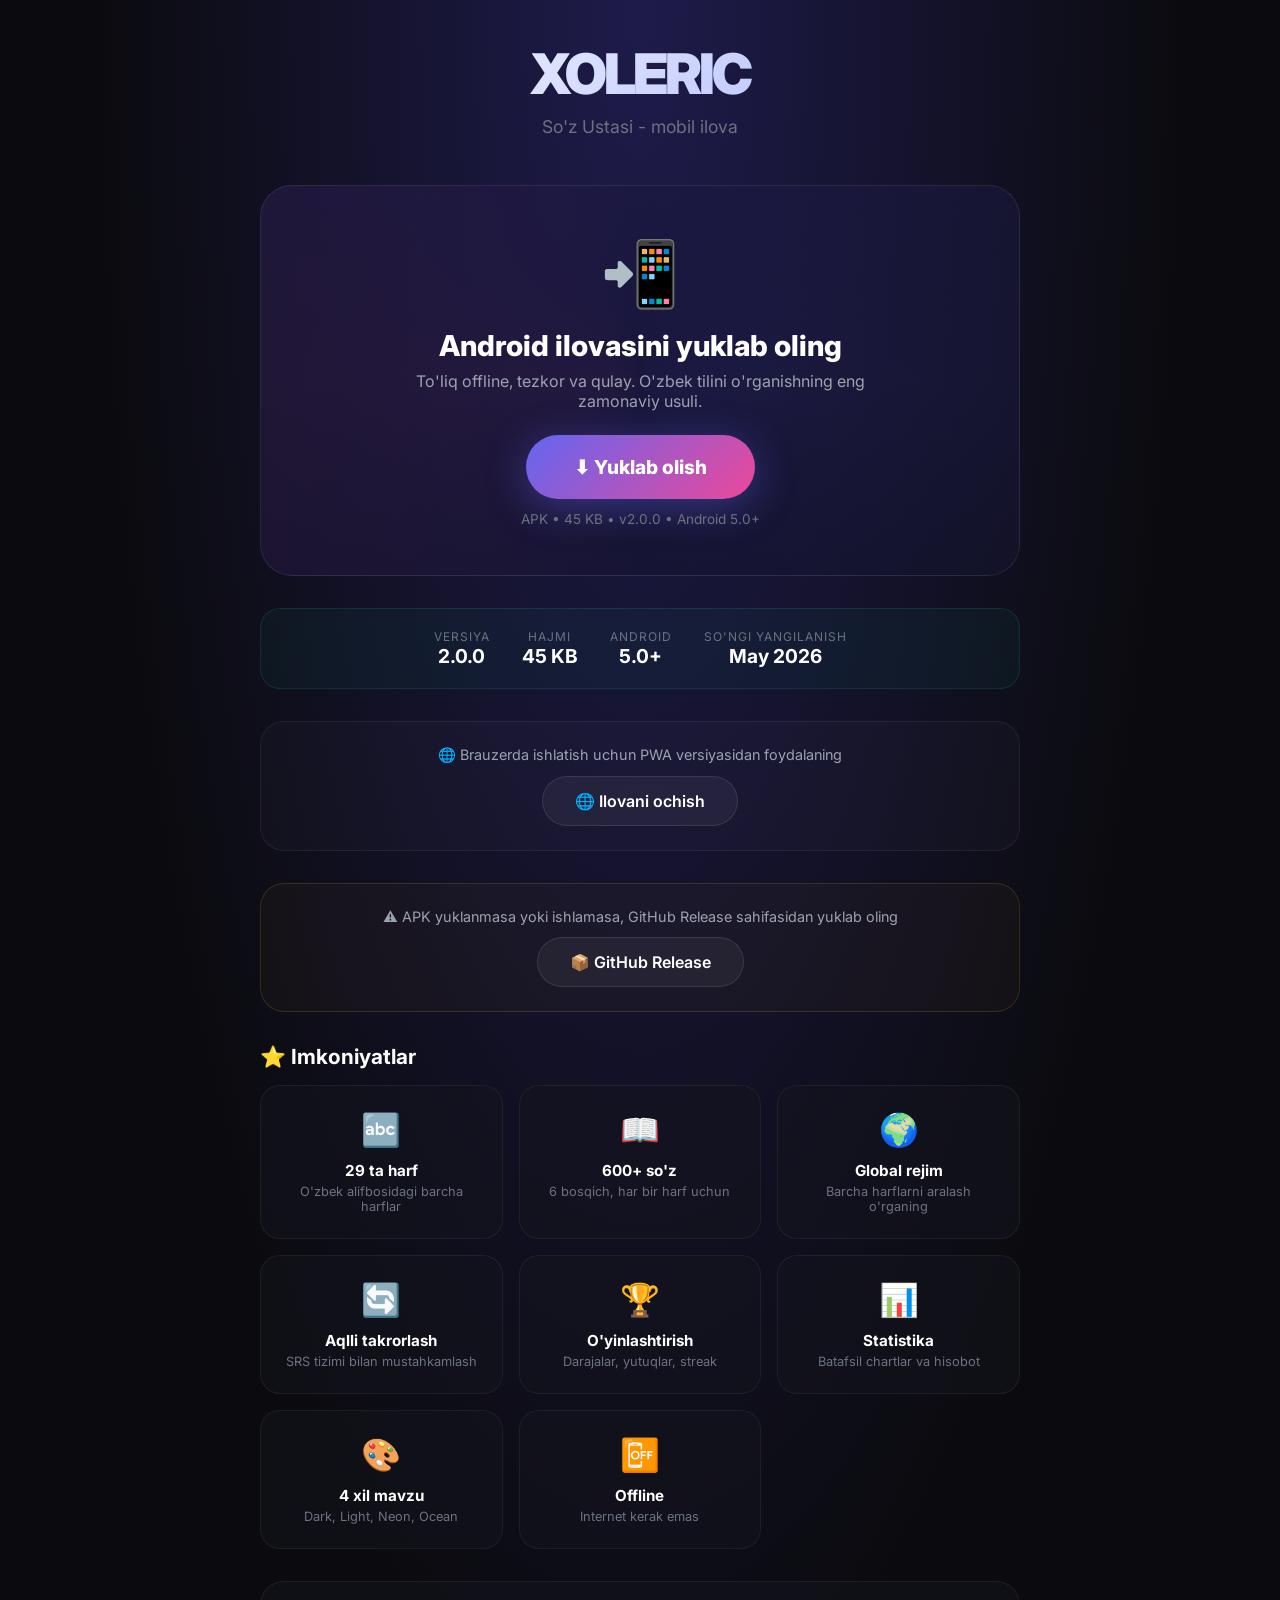
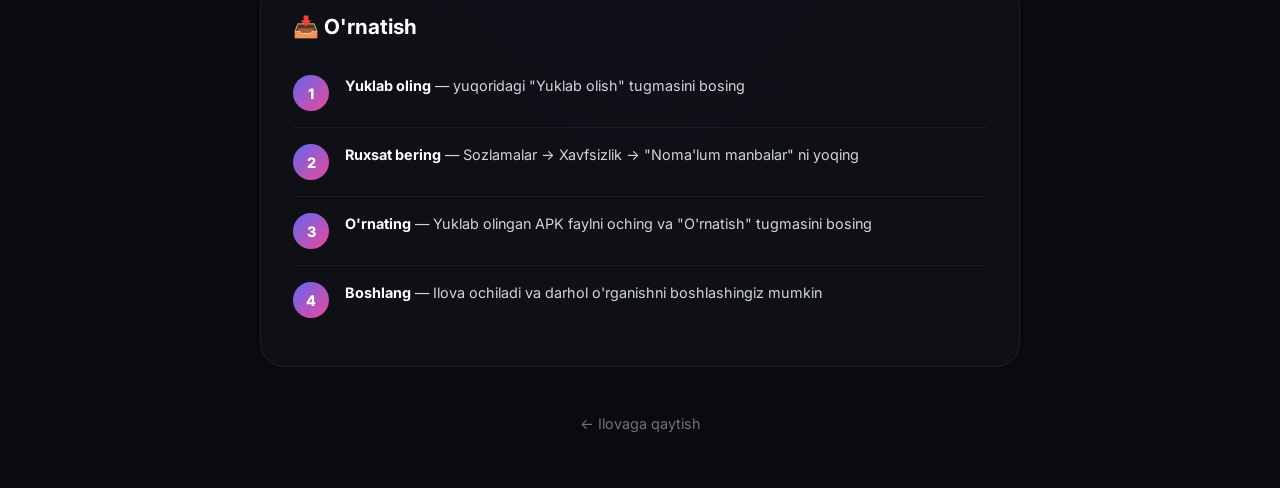
<file: download.html>
<!DOCTYPE html>
<html lang="uz">
<head>
  <meta charset="UTF-8">
  <meta name="viewport" content="width=device-width, initial-scale=1.0">
  <title>XOLERIC - APK yuklab olish</title>
  <meta name="theme-color" content="#0b0b0f">
  <meta name="description" content="XOLERIC - O'zbek tili o'rganish ilovasi. Android APK va PWA versiyalarini yuklab oling.">
  <link href="https://fonts.googleapis.com/css2?family=Inter:wght@400;500;600;700;800;900&display=swap" rel="stylesheet">
  <style>
    * { margin: 0; padding: 0; box-sizing: border-box; font-family: 'Inter', sans-serif; }
    body {
      background: #0b0b0f;
      color: #fff;
      min-height: 100dvh;
      background-image: radial-gradient(ellipse at 50% 0%, #1e1b4b 0%, #0b0b0f 60%);
    }
    .container { max-width: 800px; margin: 0 auto; padding: 40px 20px; }
    .header { text-align: center; margin-bottom: 48px; }
    .logo {
      font-size: 3.5rem; font-weight: 900; letter-spacing: -3px;
      background: linear-gradient(135deg, #fff 0%, #a5b4fc 100%);
      -webkit-background-clip: text; -webkit-text-fill-color: transparent;
      margin-bottom: 8px;
    }
    .subtitle { color: #6b7280; font-size: 1.1rem; }
    
    .hero-card {
      background: linear-gradient(145deg, rgba(30,27,75,0.5), rgba(15,15,35,0.5));
      border: 1px solid rgba(255,255,255,0.1);
      border-radius: 32px;
      padding: 48px 40px;
      text-align: center;
      margin-bottom: 32px;
      position: relative;
      overflow: hidden;
    }
    .hero-card::before {
      content: '';
      position: absolute;
      top: -50%; left: -50%; width: 200%; height: 200%;
      background: conic-gradient(from 0deg, transparent, rgba(99,102,241,0.05), transparent, rgba(236,72,153,0.05), transparent);
      animation: rotate 10s linear infinite;
    }
    @keyframes rotate { 100% { transform: rotate(360deg); } }
    .hero-content { position: relative; z-index: 1; }
    .hero-icon { font-size: 4rem; margin-bottom: 16px; }
    .hero-title { font-size: 1.8rem; font-weight: 800; margin-bottom: 8px; }
    .hero-desc { color: #9ca3af; margin-bottom: 24px; max-width: 500px; margin-left: auto; margin-right: auto; }
    
    .download-btn-main {
      display: inline-flex;
      align-items: center; gap: 12px;
      padding: 20px 48px;
      border-radius: 50px;
      font-size: 1.2rem;
      font-weight: 800;
      background: linear-gradient(135deg, #6366f1, #ec4899);
      color: #fff;
      text-decoration: none;
      border: none;
      cursor: pointer;
      transition: all 0.3s;
      box-shadow: 0 8px 40px rgba(99,102,241,0.4);
    }
    .download-btn-main:hover { transform: translateY(-2px); box-shadow: 0 12px 50px rgba(99,102,241,0.5); }
    .download-btn-main:active { transform: scale(0.97); }
    .file-info { margin-top: 12px; font-size: 0.85rem; color: #6b7280; }
    
    .pwa-section {
      text-align: center;
      padding: 24px;
      background: rgba(255,255,255,0.02);
      border: 1px solid rgba(255,255,255,0.06);
      border-radius: 24px;
      margin-bottom: 32px;
    }
    .pwa-section p { color: #9ca3af; font-size: 0.9rem; margin-bottom: 12px; }
    .pwa-btn {
      display: inline-flex; align-items: center; gap: 8px;
      padding: 14px 32px; border-radius: 30px;
      background: rgba(255,255,255,0.05);
      border: 1px solid rgba(255,255,255,0.1);
      color: #fff;
      text-decoration: none;
      font-weight: 600;
      transition: 0.2s;
    }
    .pwa-btn:hover { background: rgba(255,255,255,0.1); }

    .features-grid {
      display: grid;
      grid-template-columns: repeat(auto-fit, minmax(200px, 1fr));
      gap: 16px;
      margin-bottom: 32px;
    }
    .feature-card {
      background: rgba(20,20,30,0.5);
      border: 1px solid rgba(255,255,255,0.06);
      border-radius: 20px;
      padding: 24px;
      text-align: center;
    }
    .feature-icon { font-size: 2rem; margin-bottom: 12px; }
    .feature-name { font-weight: 700; font-size: 0.95rem; margin-bottom: 4px; }
    .feature-desc { font-size: 0.8rem; color: #6b7280; }

    .steps {
      background: rgba(20,20,30,0.5);
      border: 1px solid rgba(255,255,255,0.06);
      border-radius: 24px;
      padding: 32px;
      margin-bottom: 32px;
    }
    .steps h2 { font-size: 1.3rem; margin-bottom: 20px; display: flex; align-items: center; gap: 8px; }
    .step-item {
      display: flex; gap: 16px;
      padding: 16px 0;
      border-bottom: 1px solid rgba(255,255,255,0.05);
    }
    .step-item:last-child { border-bottom: none; }
    .step-num {
      width: 36px; height: 36px; border-radius: 50%;
      background: linear-gradient(135deg, #6366f1, #ec4899);
      display: flex; align-items: center; justify-content: center;
      font-weight: 800; font-size: 0.9rem; flex-shrink: 0;
    }
    .step-text { font-size: 0.9rem; color: #d1d5db; line-height: 1.5; }
    .step-text strong { color: #fff; }

    .version-info {
      display: flex; justify-content: center; gap: 32px;
      padding: 20px;
      background: rgba(16,185,129,0.05);
      border: 1px solid rgba(16,185,129,0.15);
      border-radius: 20px;
      margin-bottom: 32px;
      flex-wrap: wrap;
    }
    .version-item { text-align: center; }
    .version-label { font-size: 0.75rem; color: #6b7280; text-transform: uppercase; letter-spacing: 1px; }
    .version-value { font-size: 1.2rem; font-weight: 700; }

    .back-link {
      display: block; text-align: center;
      color: #6b7280; text-decoration: none;
      font-size: 0.9rem; padding: 16px;
      transition: 0.2s;
    }
    .back-link:hover { color: #fff; }

    @media (max-width: 480px) {
      .container { padding: 20px 16px; }
      .hero-card { padding: 32px 20px; }
      .download-btn-main { padding: 16px 32px; font-size: 1rem; }
      .features-grid { grid-template-columns: 1fr 1fr; }
    }
  </style>
</head>
<body>
  <div class="container">
    <div class="header">
      <div class="logo">XOLERIC</div>
      <div class="subtitle">So'z Ustasi - mobil ilova</div>
    </div>

    <div class="hero-card">
      <div class="hero-content">
        <div class="hero-icon">📲</div>
        <h1 class="hero-title">Android ilovasini yuklab oling</h1>
        <p class="hero-desc">To'liq offline, tezkor va qulay. O'zbek tilini o'rganishning eng zamonaviy usuli.</p>
        <a href="https://github.com/Xolericuz/Savodhon/releases/download/v2.0.0/XOLERIC-v2.0.0.apk" class="download-btn-main">
          ⬇ Yuklab olish
        </a>
        <div class="file-info">APK • 45 KB • v2.0.0 • Android 5.0+</div>
      </div>
    </div>

    <div class="version-info">
      <div class="version-item">
        <div class="version-label">Versiya</div>
        <div class="version-value">2.0.0</div>
      </div>
      <div class="version-item">
        <div class="version-label">Hajmi</div>
        <div class="version-value">45 KB</div>
      </div>
      <div class="version-item">
        <div class="version-label">Android</div>
        <div class="version-value">5.0+</div>
      </div>
      <div class="version-item">
        <div class="version-label">So'ngi yangilanish</div>
        <div class="version-value">May 2026</div>
      </div>
    </div>

    <div class="pwa-section">
      <p>🌐 Brauzerda ishlatish uchun PWA versiyasidan foydalaning</p>
      <a href="index.html" class="pwa-btn">🌐 Ilovani ochish</a>
    </div>

    <div class="pwa-section" style="border-color: rgba(251,191,36,0.15); background: rgba(251,191,36,0.03);">
      <p>⚠️ APK yuklanmasa yoki ishlamasa, GitHub Release sahifasidan yuklab oling</p>
      <a href="https://github.com/Xolericuz/Savodhon/releases/tag/v2.0.0" class="pwa-btn">📦 GitHub Release</a>
    </div>

    <h2 style="font-size:1.3rem;margin-bottom:16px;display:flex;align-items:center;gap:8px">⭐ Imkoniyatlar</h2>
    <div class="features-grid">
      <div class="feature-card">
        <div class="feature-icon">🔤</div>
        <div class="feature-name">29 ta harf</div>
        <div class="feature-desc">O'zbek alifbosidagi barcha harflar</div>
      </div>
      <div class="feature-card">
        <div class="feature-icon">📖</div>
        <div class="feature-name">600+ so'z</div>
        <div class="feature-desc">6 bosqich, har bir harf uchun</div>
      </div>
      <div class="feature-card">
        <div class="feature-icon">🌍</div>
        <div class="feature-name">Global rejim</div>
        <div class="feature-desc">Barcha harflarni aralash o'rganing</div>
      </div>
      <div class="feature-card">
        <div class="feature-icon">🔄</div>
        <div class="feature-name">Aqlli takrorlash</div>
        <div class="feature-desc">SRS tizimi bilan mustahkamlash</div>
      </div>
      <div class="feature-card">
        <div class="feature-icon">🏆</div>
        <div class="feature-name">O'yinlashtirish</div>
        <div class="feature-desc">Darajalar, yutuqlar, streak</div>
      </div>
      <div class="feature-card">
        <div class="feature-icon">📊</div>
        <div class="feature-name">Statistika</div>
        <div class="feature-desc">Batafsil chartlar va hisobot</div>
      </div>
      <div class="feature-card">
        <div class="feature-icon">🎨</div>
        <div class="feature-name">4 xil mavzu</div>
        <div class="feature-desc">Dark, Light, Neon, Ocean</div>
      </div>
      <div class="feature-card">
        <div class="feature-icon">📴</div>
        <div class="feature-name">Offline</div>
        <div class="feature-desc">Internet kerak emas</div>
      </div>
    </div>

    <div class="steps">
      <h2>📥 O'rnatish</h2>
      <div class="step-item">
        <div class="step-num">1</div>
        <div class="step-text"><strong>Yuklab oling</strong> — yuqoridagi "Yuklab olish" tugmasini bosing</div>
      </div>
      <div class="step-item">
        <div class="step-num">2</div>
        <div class="step-text"><strong>Ruxsat bering</strong> — Sozlamalar → Xavfsizlik → "Noma'lum manbalar" ni yoqing</div>
      </div>
      <div class="step-item">
        <div class="step-num">3</div>
        <div class="step-text"><strong>O'rnating</strong> — Yuklab olingan APK faylni oching va "O'rnatish" tugmasini bosing</div>
      </div>
      <div class="step-item">
        <div class="step-num">4</div>
        <div class="step-text"><strong>Boshlang</strong> — Ilova ochiladi va darhol o'rganishni boshlashingiz mumkin</div>
      </div>
    </div>

    <a href="index.html" class="back-link">← Ilovaga qaytish</a>
  </div>
</body>
</html>
</file>
